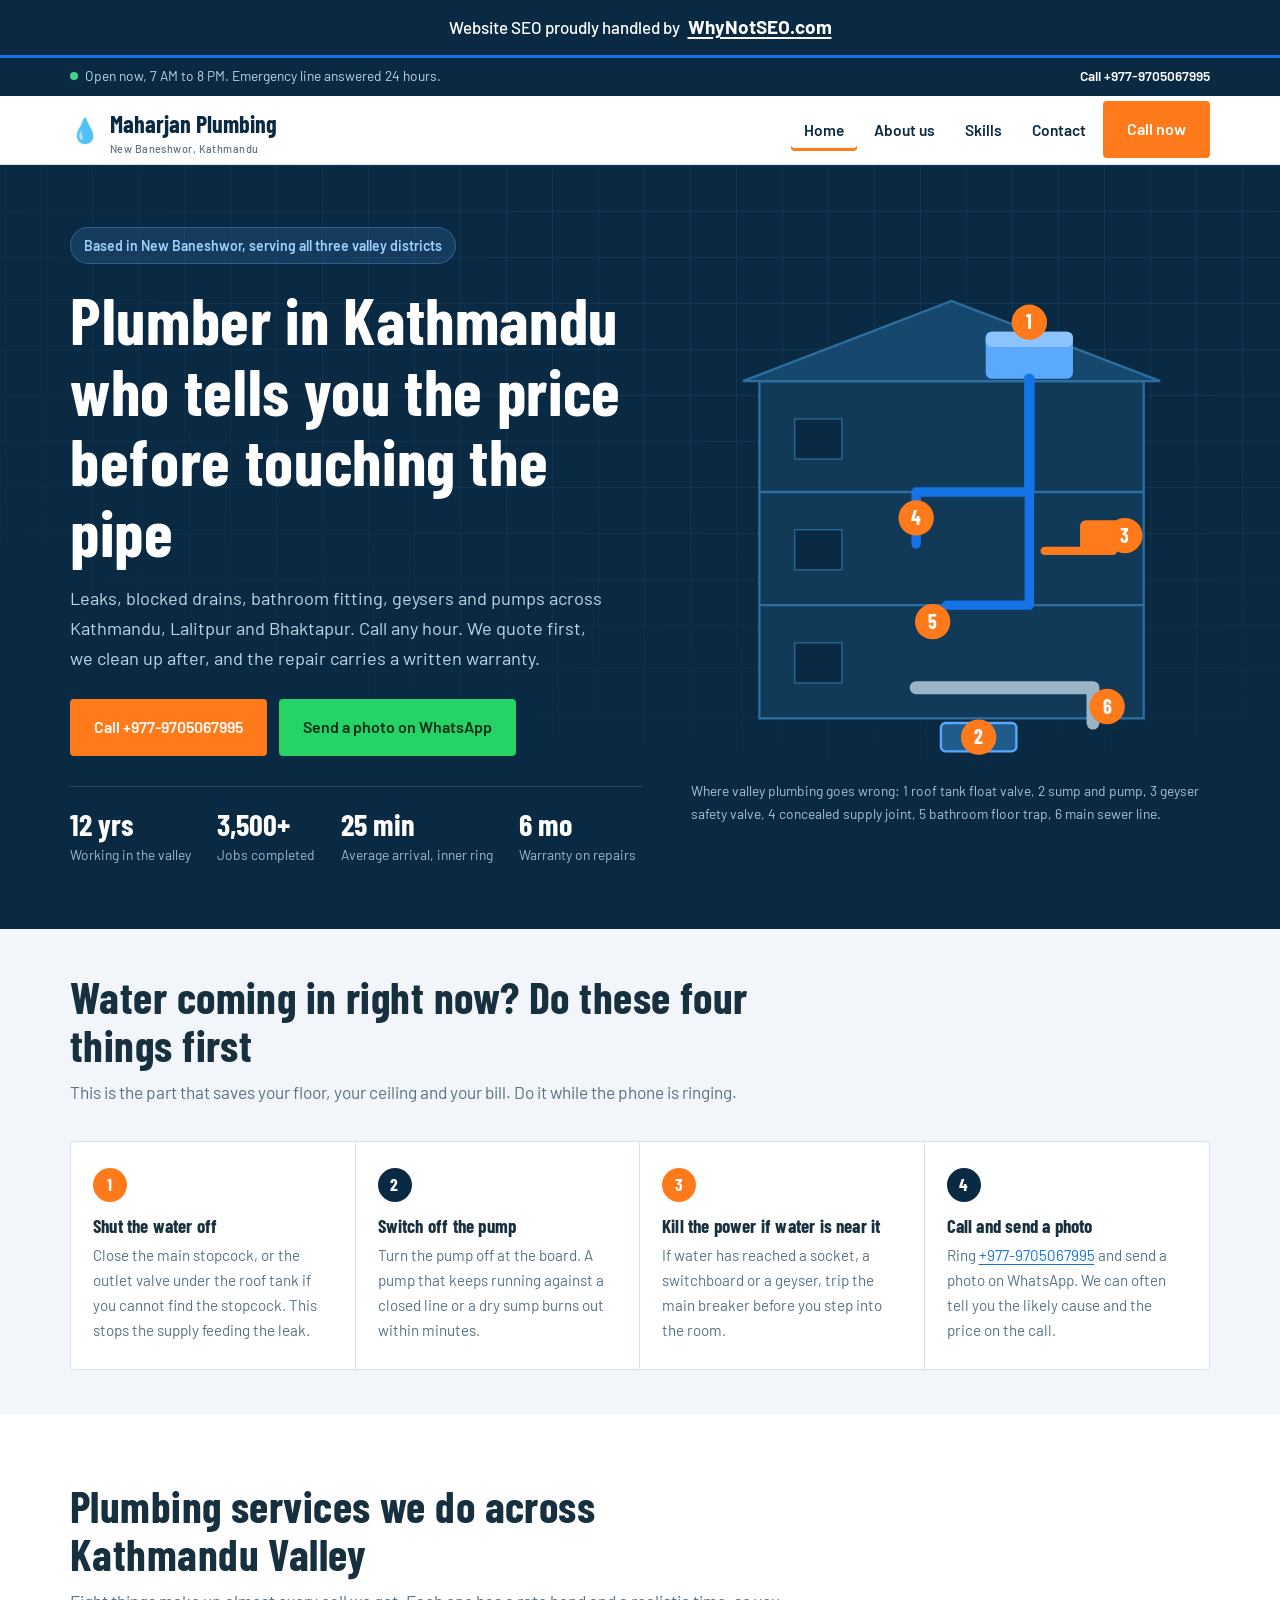
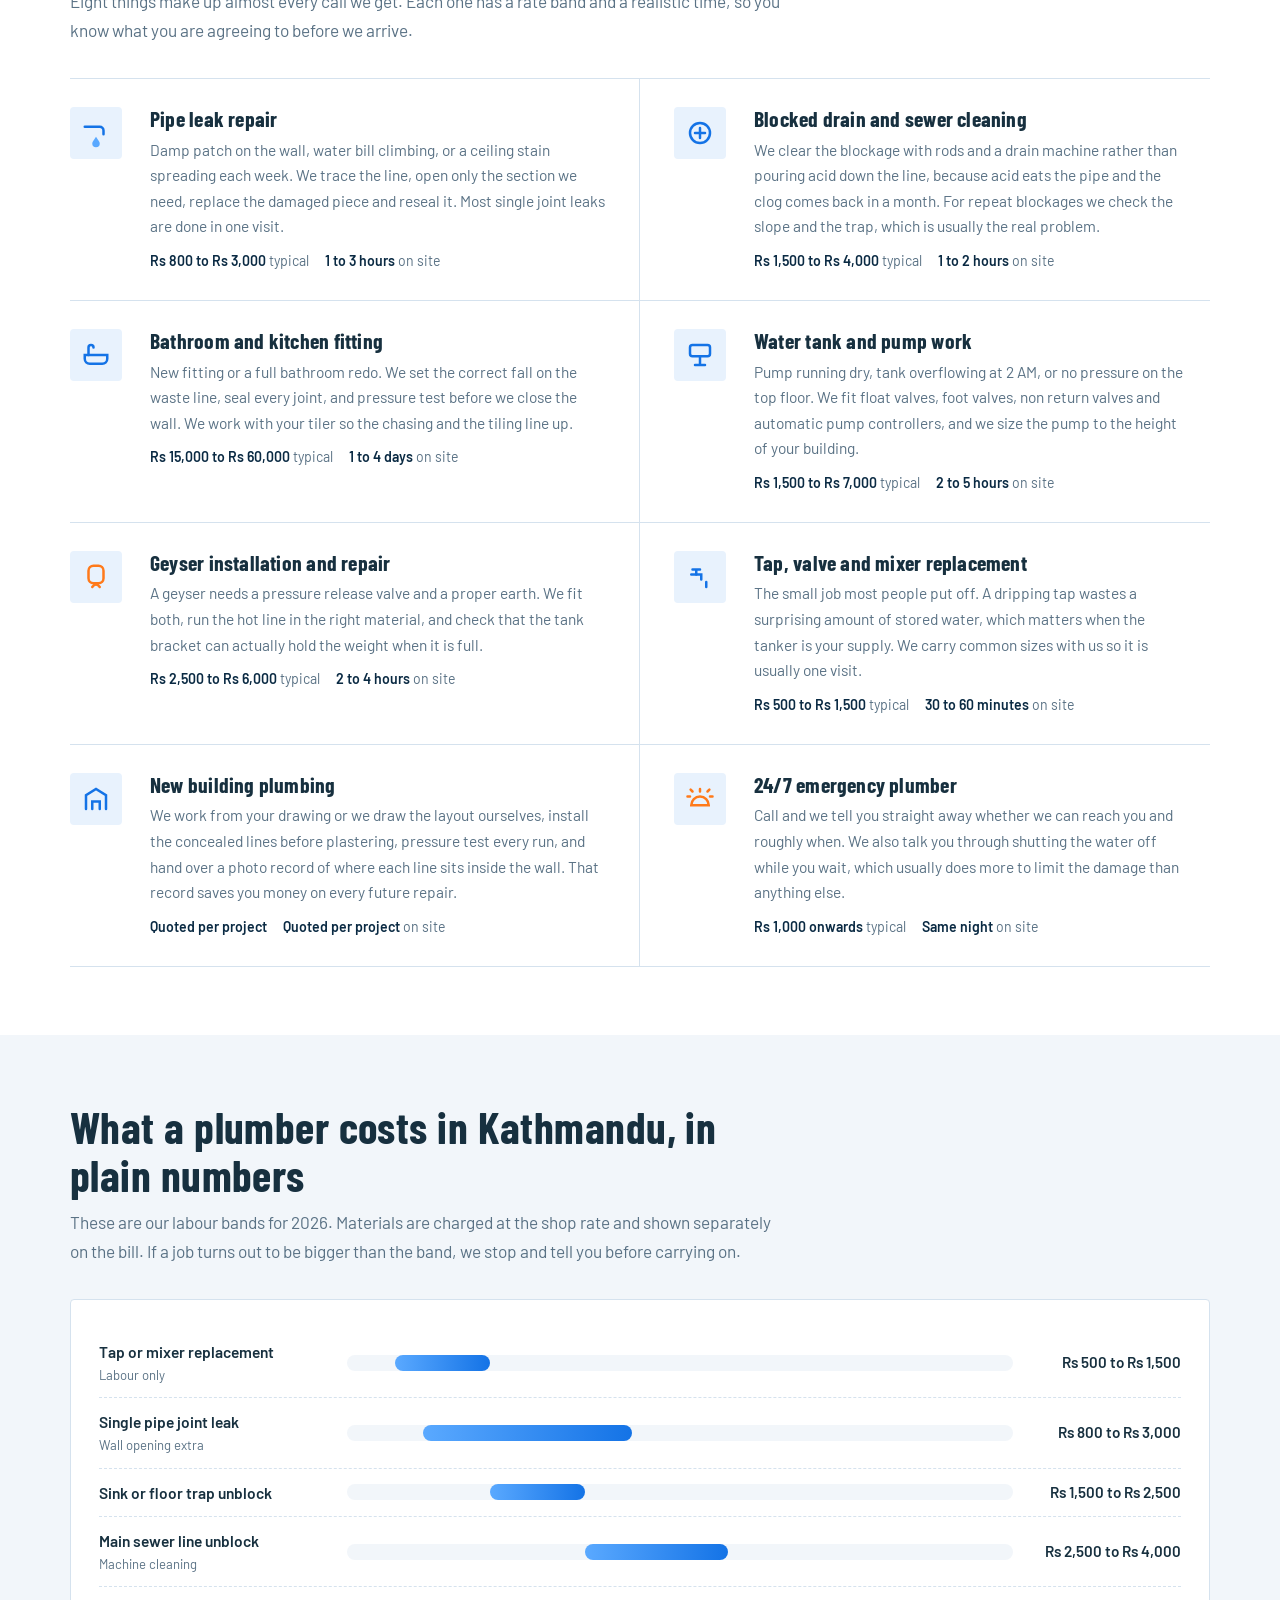
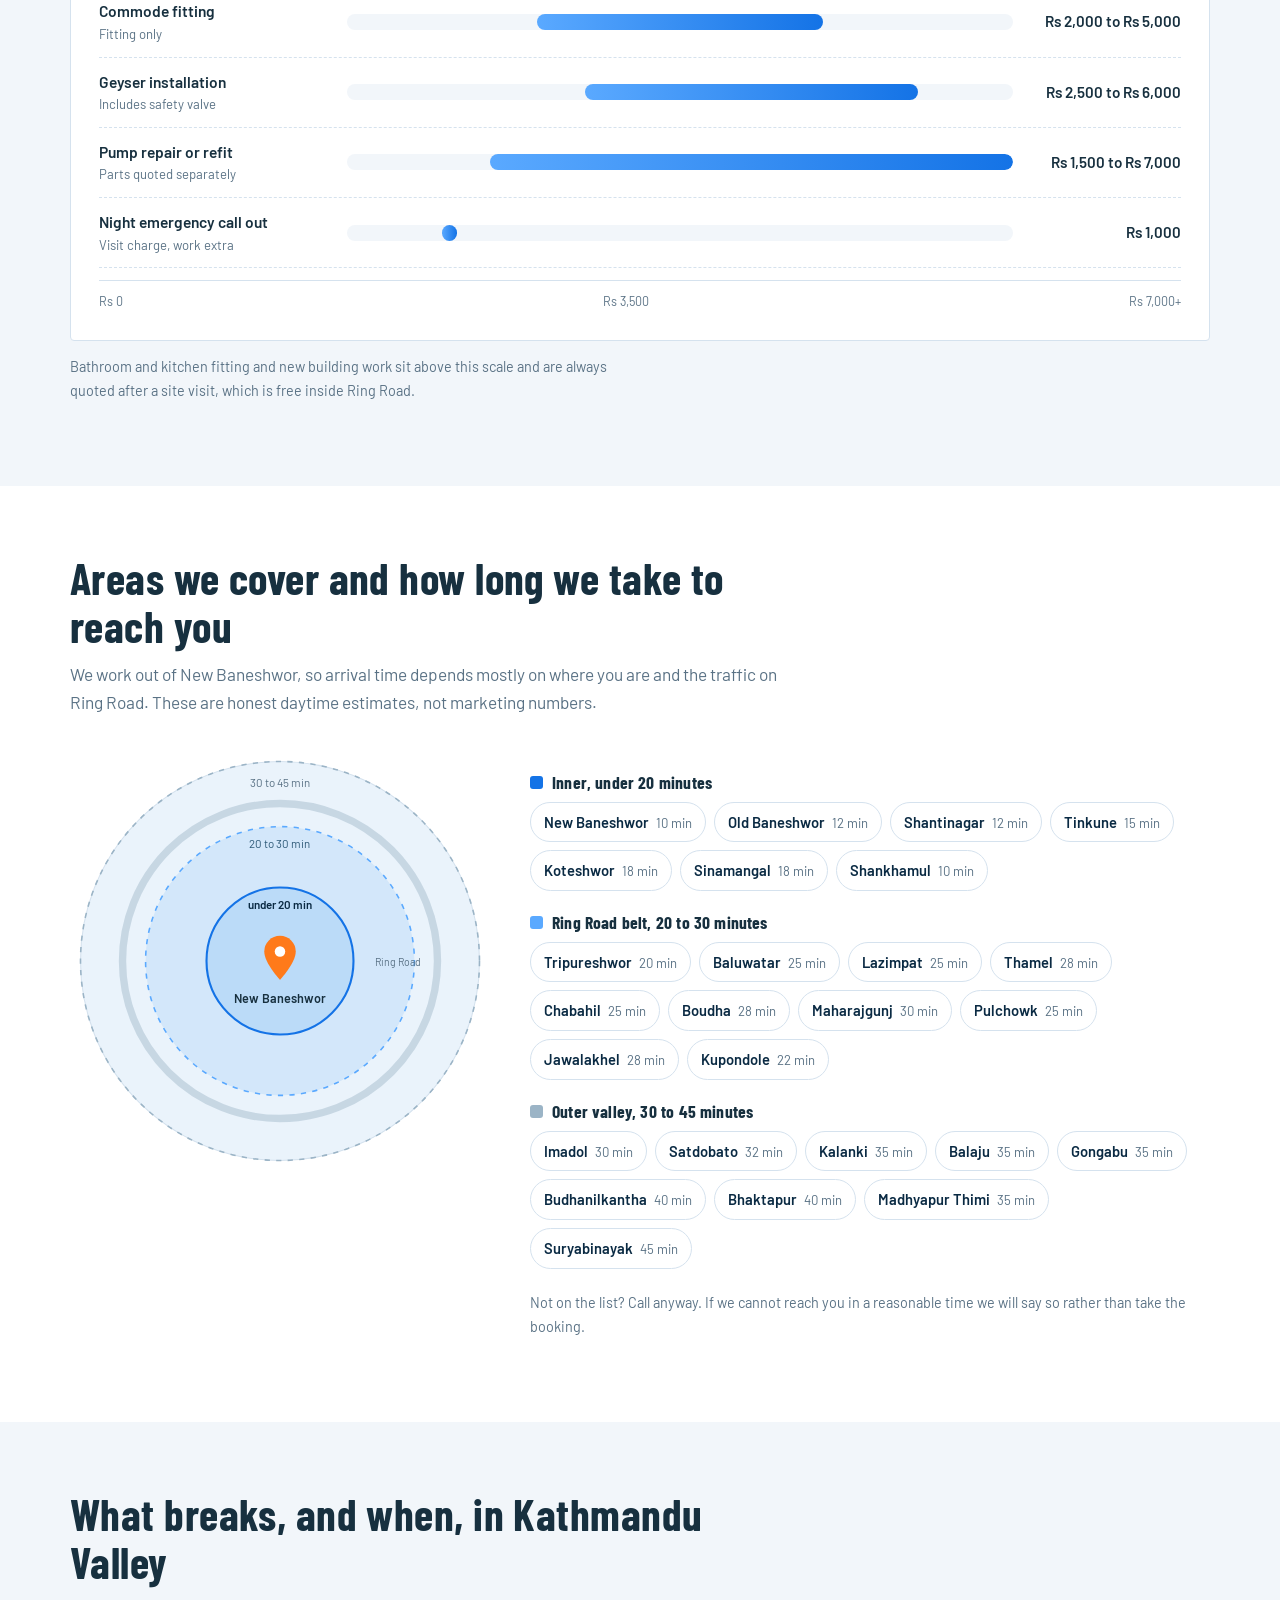
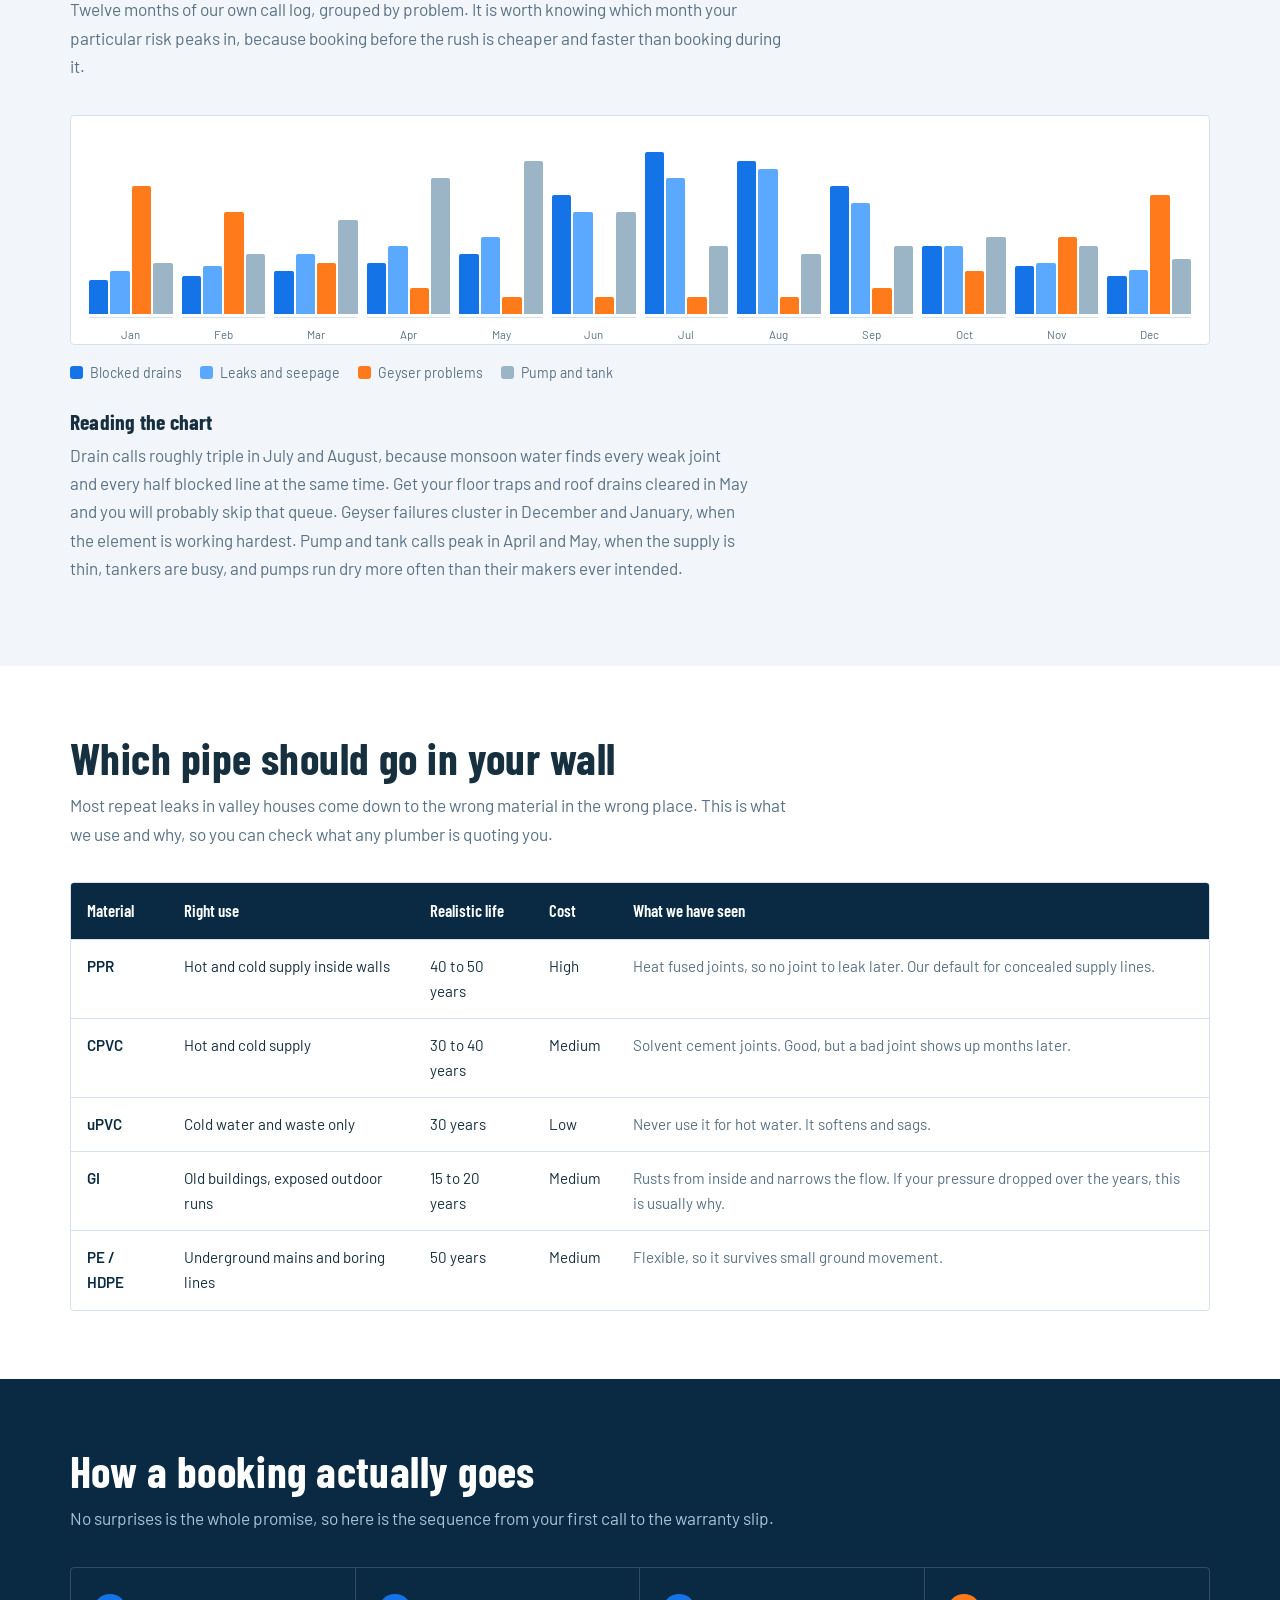
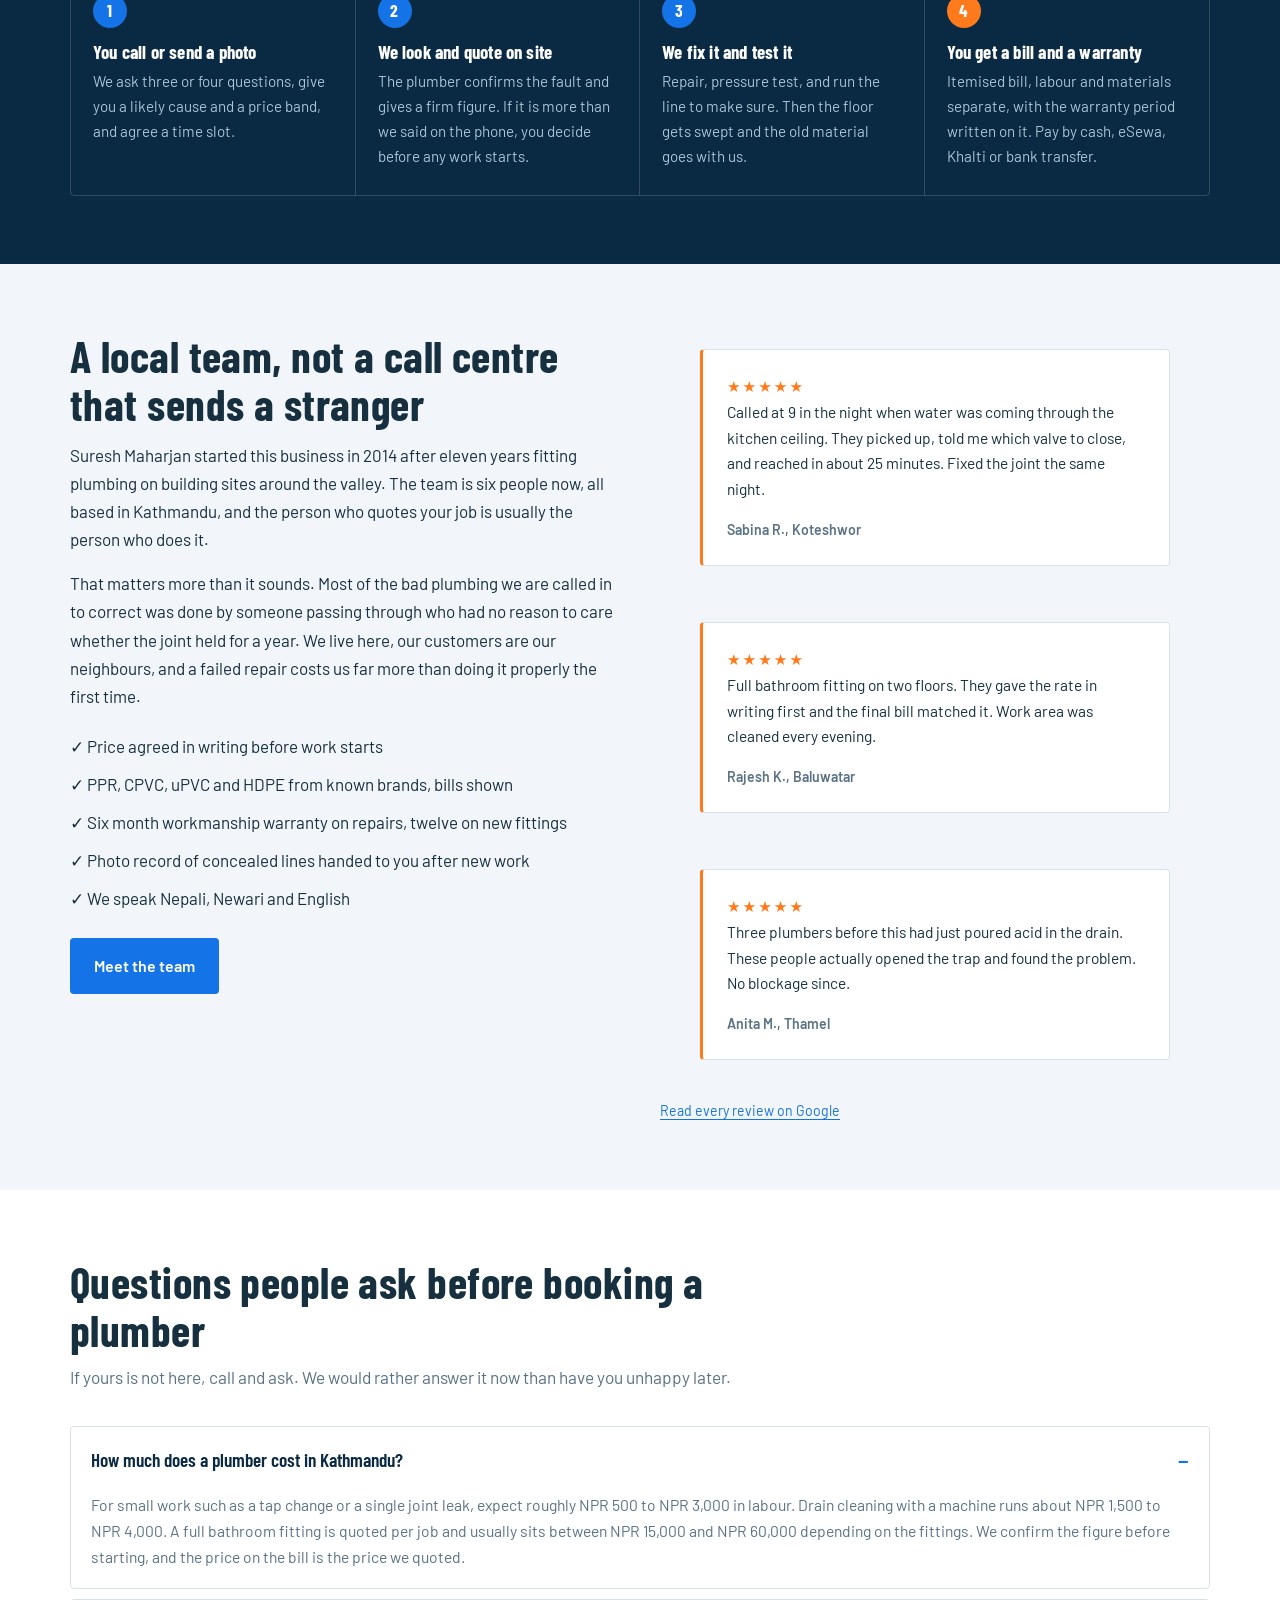
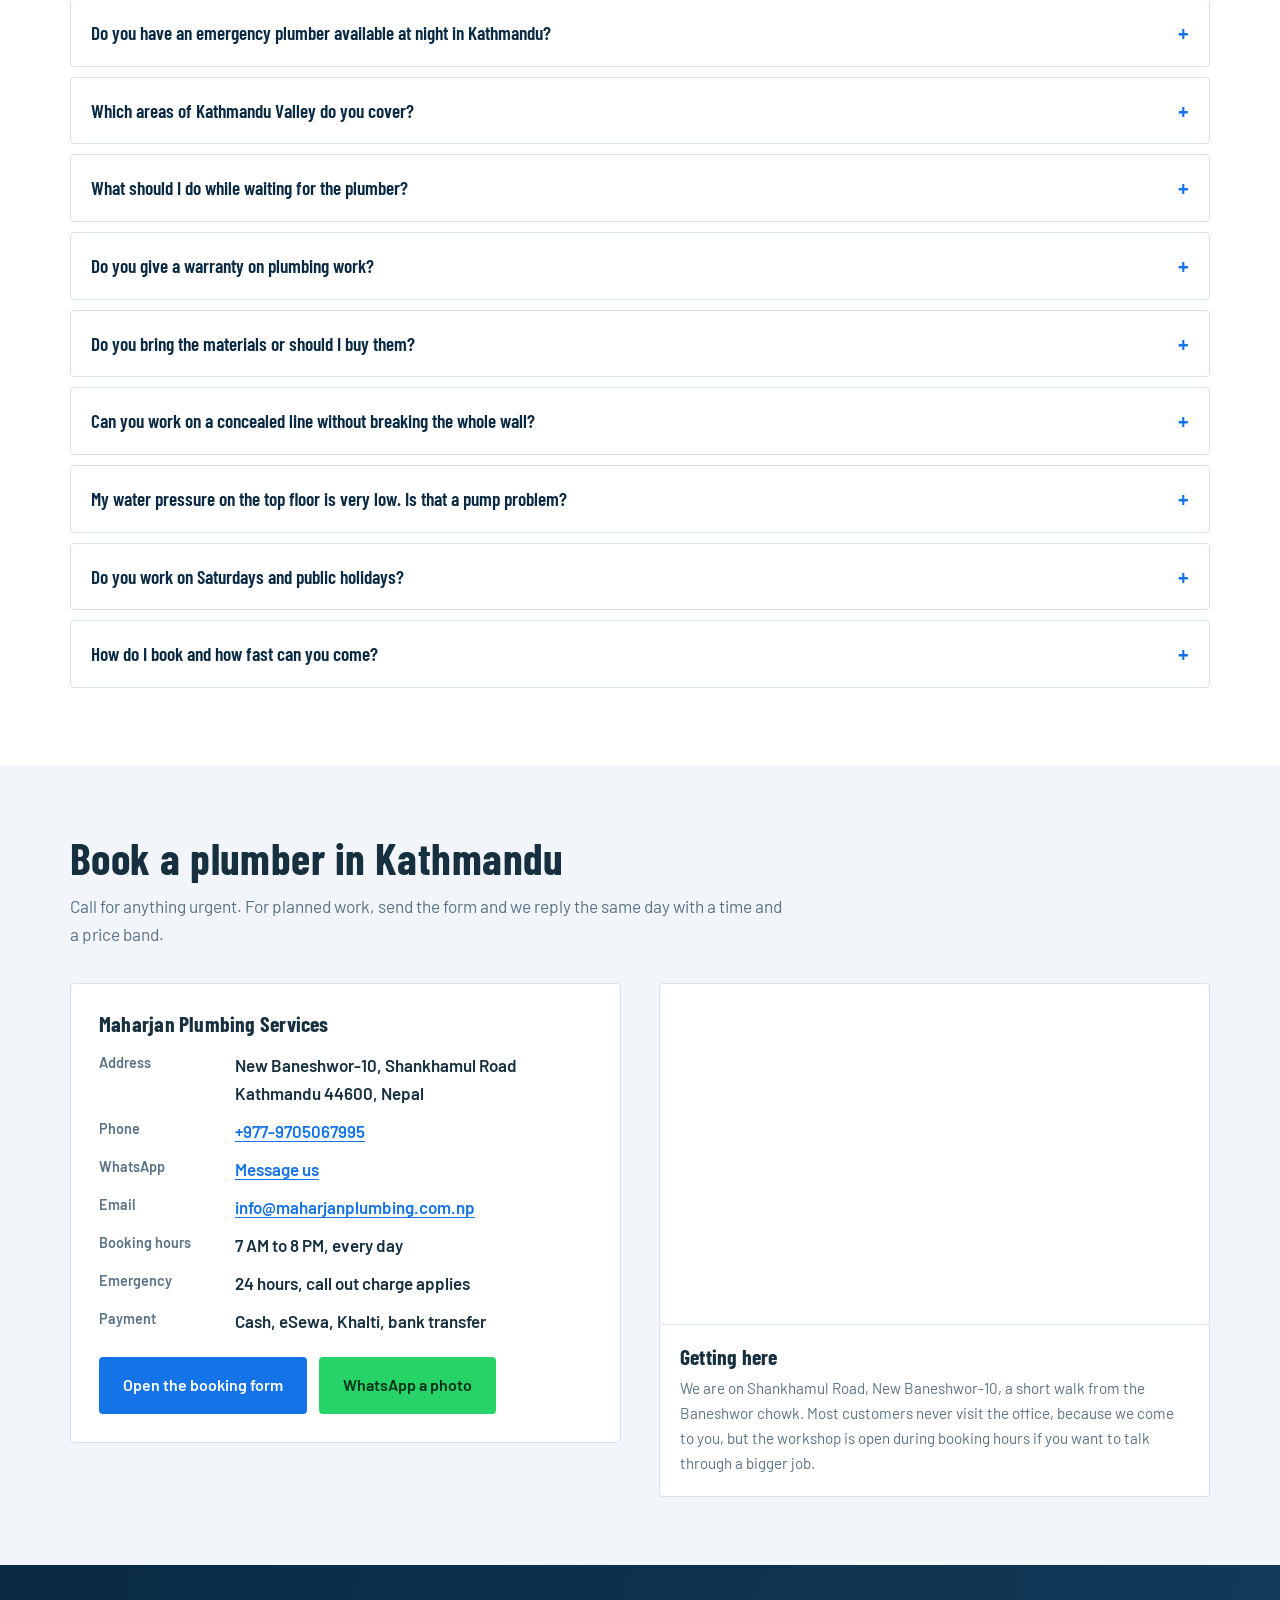
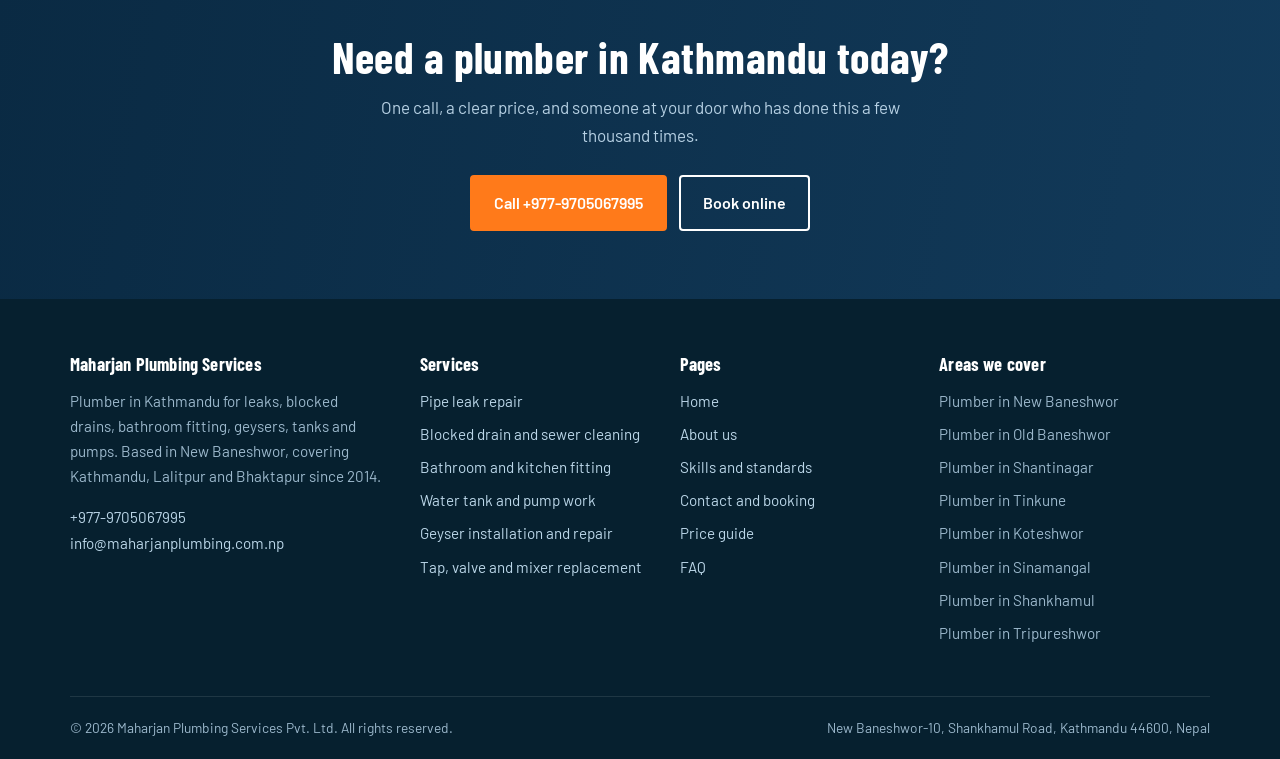
<file: index.html>
<!DOCTYPE html>
<html lang="en-NP">
<head>
    <meta charset="UTF-8">
    <meta name="viewport" content="width=device-width, initial-scale=1.0">
    <meta name="google-site-verification" content="7NEj_zqB9bBMajee0UgltWSlNn4HycSLHy7ymuv9-g8" />
    
    <title>Hire Plumber in Kathmandu | 24/7 Emergency Services</title>
    <meta name="description" content="Hire the best plumber in Kathmandu for leaks, blocked drains, bathroom fitting, geysers and pumps. Based in New Baneshwor, 24/7 emergency call out, price agreed before we start. Call +977-9805067995.">
    <link rel="canonical" href="https://www.plumberinktm.vercep.app/">
    <meta name="robots" content="index,follow,max-image-preview:large,max-snippet:-1">
    
    <meta name="geo.region" content="NP-BA">
    <meta name="geo.placename" content="Kathmandu">
    <meta name="geo.position" content="27.6915;85.342">
    <meta name="ICBM" content="27.6915, 85.342">

    <meta property="og:type" content="business.business">
    <meta property="og:site_name" content="Best Plumbing Services in Kathmandu">
    <meta property="og:title" content="Best Plumber in Kathmandu | 24/7 Emergency Plumbing">
    <meta property="og:description" content="Leak repair, drain cleaning, bathroom fitting, geyser and pump work across Kathmandu, Lalitpur and Bhaktapur. Price agreed before we start.">
    <meta property="og:url" content="https://www.maharjanplumbing.com.np/">
    <meta property="og:image" content="https://www.maharjanplumbing.com.np/og-image.jpg">
    <meta property="og:locale" content="en_NP">
    <meta name="twitter:card" content="summary_large_image">

    <link rel="icon" href="data:image/svg+xml,<svg xmlns=%27http://www.w3.org/2000/svg%27 viewBox=%270 0 100 100%27><text y=%27.9em%27 font-size=%2790%27>💧</text></svg>">
    <link rel="preconnect" href="https://fonts.googleapis.com">
    <link rel="preconnect" href="https://fonts.gstatic.com" crossorigin>
    <link href="https://fonts.googleapis.com/css2?family=Barlow+Condensed:wght@600;700&family=Barlow:wght@400;500;600&display=swap" rel="stylesheet">


<script type="application/ld+json">
{
  "@context": "https://schema.org",
  "@graph": [
    {
      "@type": [
        "Plumber",
        "LocalBusiness"
      ],
      "@id": "https://plumberinktm.vercel.app/index.html/#business",
      "name": "Maharjan Plumbing Services",
      "legalName": "Plumbing Services in Kathmandu Pvt. Ltd.",
      "url": "https://www.plumberinktm.vercel.app/",
      "logo": "https://www.plumberinktm.vercel.app/logo.png",
      "image": "https://www.plumberinktm.vercel.app/og-image.jpg",
      "telephone": "+977-9705067995",
      "email": "info@maharjanplumbing.com.np",
      "priceRange": "NPR 500 - NPR 60000",
      "currenciesAccepted": "NPR",
      "paymentAccepted": "Cash, eSewa, Khalti, Bank transfer",
      "foundingDate": "2014",
      "founder": {
        "@type": "Organization",
        "name": "Plumber in KTM"
      },
      "address": {
        "@type": "PostalAddress",
        "streetAddress": "New Baneshwor-10, Shankhamul Road",
        "addressLocality": "Kathmandu",
        "addressRegion": "Bagmati Province",
        "postalCode": "44600",
        "addressCountry": "NP"
      },
      "geo": {
        "@type": "GeoCoordinates",
        "latitude": 27.6915,
        "longitude": 85.342
      },
      "hasMap": "https://maps.google.com/?cid=0000000000000000000",
      "sameAs": [
        "https://www.facebook.com/maharjanplumbing",
        "https://www.instagram.com/maharjanplumbing"
      ],
      "openingHoursSpecification": [
        {
          "@type": "OpeningHoursSpecification",
          "dayOfWeek": [
            "Monday",
            "Tuesday",
            "Wednesday",
            "Thursday",
            "Friday",
            "Saturday",
            "Sunday"
          ],
          "opens": "07:00",
          "closes": "20:00"
        }
      ],
      "specialOpeningHoursSpecification": [
        {
          "@type": "OpeningHoursSpecification",
          "description": "Emergency call out, 24 hours",
          "opens": "00:00",
          "closes": "23:59"
        }
      ],
      "areaServed": [
        {
          "@type": "Place",
          "name": "New Baneshwor"
        },
        {
          "@type": "Place",
          "name": "Old Baneshwor"
        },
        {
          "@type": "Place",
          "name": "Shantinagar"
        },
        {
          "@type": "Place",
          "name": "Tinkune"
        },
        {
          "@type": "Place",
          "name": "Koteshwor"
        },
        {
          "@type": "Place",
          "name": "Sinamangal"
        },
        {
          "@type": "Place",
          "name": "Shankhamul"
        },
        {
          "@type": "Place",
          "name": "Tripureshwor"
        },
        {
          "@type": "Place",
          "name": "Baluwatar"
        },
        {
          "@type": "Place",
          "name": "Lazimpat"
        },
        {
          "@type": "Place",
          "name": "Thamel"
        },
        {
          "@type": "Place",
          "name": "Chabahil"
        },
        {
          "@type": "Place",
          "name": "Boudha"
        },
        {
          "@type": "Place",
          "name": "Maharajgunj"
        },
        {
          "@type": "Place",
          "name": "Pulchowk"
        },
        {
          "@type": "Place",
          "name": "Jawalakhel"
        },
        {
          "@type": "Place",
          "name": "Kupondole"
        },
        {
          "@type": "Place",
          "name": "Imadol"
        },
        {
          "@type": "Place",
          "name": "Satdobato"
        },
        {
          "@type": "Place",
          "name": "Kalanki"
        },
        {
          "@type": "Place",
          "name": "Balaju"
        },
        {
          "@type": "Place",
          "name": "Gongabu"
        },
        {
          "@type": "Place",
          "name": "Budhanilkantha"
        },
        {
          "@type": "Place",
          "name": "Bhaktapur"
        },
        {
          "@type": "Place",
          "name": "Madhyapur Thimi"
        },
        {
          "@type": "Place",
          "name": "Suryabinayak"
        }
      ],
      "serviceArea": {
        "@type": "GeoCircle",
        "geoMidpoint": {
          "@type": "GeoCoordinates",
          "latitude": 27.6915,
          "longitude": 85.342
        },
        "geoRadius": "15000"
      },
      "hasOfferCatalog": {
        "@type": "OfferCatalog",
        "name": "Plumbing services in Kathmandu Valley",
        "itemListElement": [
          {
            "@type": "Offer",
            "itemOffered": {
              "@type": "Service",
              "name": "Pipe leak repair",
              "description": "Hidden leaks in walls, floors and roof slabs found and sealed."
            },
            "areaServed": {
              "@type": "City",
              "name": "Kathmandu"
            }
          },
          {
            "@type": "Offer",
            "itemOffered": {
              "@type": "Service",
              "name": "Blocked drain and sewer cleaning",
              "description": "Kitchen sinks, bathroom floor traps, commodes and the main sewer line."
            },
            "areaServed": {
              "@type": "City",
              "name": "Kathmandu"
            }
          },
          {
            "@type": "Offer",
            "itemOffered": {
              "@type": "Service",
              "name": "Bathroom and kitchen fitting",
              "description": "Commode, basin, shower, sink and tap installation with proper sealing."
            },
            "areaServed": {
              "@type": "City",
              "name": "Kathmandu"
            }
          },
          {
            "@type": "Offer",
            "itemOffered": {
              "@type": "Service",
              "name": "Water tank and pump work",
              "description": "Overhead tank, underground sump, motor pump fitting and repair."
            },
            "areaServed": {
              "@type": "City",
              "name": "Kathmandu"
            }
          },
          {
            "@type": "Offer",
            "itemOffered": {
              "@type": "Service",
              "name": "Geyser installation and repair",
              "description": "Electric and solar geyser fitting with safe valve and pipe work."
            },
            "areaServed": {
              "@type": "City",
              "name": "Kathmandu"
            }
          },
          {
            "@type": "Offer",
            "itemOffered": {
              "@type": "Service",
              "name": "Tap, valve and mixer replacement",
              "description": "Dripping taps, stiff stop valves and leaking mixers swapped out."
            },
            "areaServed": {
              "@type": "City",
              "name": "Kathmandu"
            }
          },
          {
            "@type": "Offer",
            "itemOffered": {
              "@type": "Service",
              "name": "New building plumbing",
              "description": "Full supply and waste layout for houses and apartment floors."
            },
            "areaServed": {
              "@type": "City",
              "name": "Kathmandu"
            }
          },
          {
            "@type": "Offer",
            "itemOffered": {
              "@type": "Service",
              "name": "24/7 emergency plumber",
              "description": "Burst pipe, flooded floor or a blocked commode at midnight."
            },
            "areaServed": {
              "@type": "City",
              "name": "Kathmandu"
            }
          }
        ]
      },
      "knowsLanguage": [
        "ne",
        "en",
        "new"
      ]
    },
    {
      "@type": "WebSite",
      "@id": "https://www.maharjanplumbing.com.np/#website",
      "url": "https://www.maharjanplumbing.com.np/",
      "name": "Maharjan Plumbing Services",
      "publisher": {
        "@id": "https://www.maharjanplumbing.com.np/#business"
      },
      "inLanguage": "en-NP"
    },
    {
      "@type": "WebPage",
      "@id": "https://www.maharjanplumbing.com.np/#webpage",
      "url": "https://www.maharjanplumbing.com.np/",
      "name": "Plumber in Kathmandu | 24/7 Emergency Plumbing Service",
      "isPartOf": {
        "@id": "https://www.maharjanplumbing.com.np/#website"
      },
      "about": {
        "@id": "https://www.maharjanplumbing.com.np/#business"
      },
      "inLanguage": "en-NP"
    },
    {
      "@type": "BreadcrumbList",
      "itemListElement": [
        {
          "@type": "ListItem",
          "position": 1,
          "name": "Home",
          "item": "https://www.maharjanplumbing.com.np/"
        }
      ]
    },
    {
      "@type": "FAQPage",
      "@id": "https://www.maharjanplumbing.com.np/#faq",
      "mainEntity": [
        {
          "@type": "Question",
          "name": "How much does a plumber cost in Kathmandu?",
          "acceptedAnswer": {
            "@type": "Answer",
            "text": "For small work such as a tap change or a single joint leak, expect roughly NPR 500 to NPR 3,000 in labour. Drain cleaning with a machine runs about NPR 1,500 to NPR 4,000. A full bathroom fitting is quoted per job and usually sits between NPR 15,000 and NPR 60,000 depending on the fittings. We confirm the figure before starting, and the price on the bill is the price we quoted."
          }
        },
        {
          "@type": "Question",
          "name": "Do you have an emergency plumber available at night in Kathmandu?",
          "acceptedAnswer": {
            "@type": "Answer",
            "text": "Yes. Our line is answered 24 hours for burst pipes, overflowing tanks and blocked commodes. Night call out is NPR 1,000 for the visit, and the repair is charged on top at the normal rate. If we cannot reach you quickly we say so on the call rather than keeping you waiting."
          }
        },
        {
          "@type": "Question",
          "name": "Which areas of Kathmandu Valley do you cover?",
          "acceptedAnswer": {
            "@type": "Answer",
            "text": "All of Kathmandu, Lalitpur and Bhaktapur. We are based in New Baneshwor, so Baneshwor, Shankhamul, Tinkune, Koteshwor, Shantinagar and Sinamangal are usually reached within 20 minutes. Ring Road areas such as Baluwatar, Lazimpat, Thamel, Chabahil, Pulchowk and Jawalakhel take 25 to 30 minutes, and outer areas such as Bhaktapur, Budhanilkantha and Suryabinayak take 35 to 45 minutes."
          }
        },
        {
          "@type": "Question",
          "name": "What should I do while waiting for the plumber?",
          "acceptedAnswer": {
            "@type": "Answer",
            "text": "Close the stopcock or the tank outlet valve first, which stops more water entering the line. Switch off the pump at the board. If water is near any socket or the electric board, turn the main breaker off. Then move what you can off the floor and put a bucket under the drip. These four steps limit most of the damage."
          }
        },
        {
          "@type": "Question",
          "name": "Do you give a warranty on plumbing work?",
          "acceptedAnswer": {
            "@type": "Answer",
            "text": "Yes. Repairs carry a 6 month workmanship warranty and new fittings carry 12 months on our labour. If the same joint fails again inside that period, we come back and fix it at no charge. Manufacturer warranty on the fitting itself is separate and we hand you the bill for it."
          }
        },
        {
          "@type": "Question",
          "name": "Do you bring the materials or should I buy them?",
          "acceptedAnswer": {
            "@type": "Answer",
            "text": "Either way works. We carry common pipes, fittings, valves and taps in the van, and we show you the rate before fitting. If you prefer to buy your own, tell us the brand and size and we will fit what you supply, though the warranty then covers our labour only."
          }
        },
        {
          "@type": "Question",
          "name": "Can you work on a concealed line without breaking the whole wall?",
          "acceptedAnswer": {
            "@type": "Answer",
            "text": "In most cases yes. We trace the run first, then open only the section around the fault, usually a patch of about one foot. We cannot promise it for every situation, because old buildings often have lines that were never recorded, but we always try the smallest opening first."
          }
        },
        {
          "@type": "Question",
          "name": "My water pressure on the top floor is very low. Is that a pump problem?",
          "acceptedAnswer": {
            "@type": "Answer",
            "text": "Not always. In older Kathmandu houses it is often a rusted GI line that has narrowed from the inside, or a part blocked foot valve in the sump. We check the pump output first, then the line, so you do not end up buying a new pump you did not need."
          }
        },
        {
          "@type": "Question",
          "name": "Do you work on Saturdays and public holidays?",
          "acceptedAnswer": {
            "@type": "Answer",
            "text": "Yes. Normal booking hours are 7 AM to 8 PM every day of the week including Saturday. Dashain and Tihar days are emergency service only."
          }
        },
        {
          "@type": "Question",
          "name": "How do I book and how fast can you come?",
          "acceptedAnswer": {
            "@type": "Answer",
            "text": "Call or send a WhatsApp or Viber message with a photo of the problem and your area. We reply with a rough price and a time slot. Emergencies are attended the same day or the same night. Planned work such as bathroom fitting is usually booked 2 to 4 days ahead."
          }
        }
      ]
    }
  ]
}
</script>

<style>
/* ---------- tokens ---------- */
:root{
  --ink:#0A2A43;        /* deep pipe navy */
  --ink-2:#123A5A;
  --blue:#1473E6;       /* water blue, from the original theme */
  --blue-lt:#5AA9FF;
  --brass:#FF7A1A;      /* valve orange, from the original theme */
  --brass-dk:#D95F08;
  --paper:#F2F6FA;
  --line:#D5E2EE;
  --white:#fff;
  --text:#17303F;
  --muted:#5A7285;
  --ok:#1B9E6A;
  --wrap:1180px;
  --r:4px;
}
*{box-sizing:border-box}
html{scroll-behavior:smooth;-webkit-text-size-adjust:100%}
body{
  margin:0;background:var(--paper);color:var(--text);
  font-family:"Barlow",system-ui,-apple-system,"Segoe UI",sans-serif;
  font-size:17px;line-height:1.65;
}
h1,h2,h3,h4,.num{font-family:"Barlow Condensed","Barlow",sans-serif;font-weight:700;letter-spacing:.01em;line-height:1.08;margin:0}
h1{font-size:clamp(2.4rem,5.4vw,4.1rem)}
h2{font-size:clamp(1.9rem,3.6vw,2.75rem)}
h3{font-size:1.35rem}
h4{font-size:1.1rem}
p{margin:0 0 1rem}
a{color:var(--blue);text-decoration-thickness:1px;text-underline-offset:3px}
img,svg{max-width:100%}
.wrap{max-width:var(--wrap);margin:0 auto;padding:0 20px}
.measure{max-width:68ch}
:focus-visible{outline:3px solid var(--brass);outline-offset:2px}

/* ---------- section rhythm (one rule, no competing selectors) ---------- */
.sec{padding:68px 0}
.sec--tight{padding:44px 0}
.sec--white{background:var(--white)}
.sec--navy{background:var(--ink);color:#DCE9F3}
.sec--navy h2,.sec--navy h3{color:#fff}
.sec--navy a{color:var(--blue-lt)}
.sec-head{max-width:72ch;margin-bottom:34px}
.sec-head p{color:var(--muted);font-size:1.08rem;margin-top:10px}
.sec--navy .sec-head p{color:#A9C3D6}

/* ---------- top bar + header ---------- */
.topbar{background:var(--ink);color:#BBD3E6;font-size:.86rem}
.topbar .wrap{display:flex;gap:16px;justify-content:space-between;align-items:center;min-height:38px;flex-wrap:wrap}
.topbar a{color:#fff;font-weight:600;text-decoration:none}
.live{display:inline-flex;align-items:center;gap:7px}
.dot{width:8px;height:8px;border-radius:50%;background:#3ED48E;box-shadow:0 0 0 0 rgba(62,212,142,.7);animation:pulse 2.4s infinite}
@keyframes pulse{70%{box-shadow:0 0 0 9px rgba(62,212,142,0)}100%{box-shadow:0 0 0 0 rgba(62,212,142,0)}}

header.site{position:sticky;top:0;z-index:60;background:rgba(255,255,255,.96);backdrop-filter:blur(8px);border-bottom:1px solid var(--line)}
header.site .wrap{display:flex;align-items:center;gap:18px;min-height:68px}
.logo{display:flex;align-items:center;gap:10px;font-family:"Barlow Condensed",sans-serif;font-weight:700;font-size:1.5rem;color:var(--ink);text-decoration:none;white-space:nowrap}
.logo small{display:block;font-family:"Barlow",sans-serif;font-weight:500;font-size:.68rem;color:var(--muted);letter-spacing:.04em;line-height:1}
nav{margin-left:auto}
nav ul{display:flex;align-items:center;gap:4px;list-style:none;margin:0;padding:0}
nav a{display:block;padding:9px 13px;color:var(--ink);font-weight:600;font-size:.97rem;text-decoration:none;border-radius:var(--r)}
nav a:hover{background:var(--paper)}
nav a.active{box-shadow:inset 0 -3px 0 var(--brass)}
#menu{display:none}
.burger{display:none;margin-left:auto;font-size:1.6rem;line-height:1;padding:6px 10px;cursor:pointer;color:var(--ink)}

/* ---------- buttons ---------- */
.btn{display:inline-flex;align-items:center;justify-content:center;gap:9px;
  padding:13px 22px;border-radius:var(--r);font-weight:600;font-size:1rem;
  text-decoration:none;border:2px solid transparent;cursor:pointer}
.btn--call{background:var(--brass);color:#fff;border-color:var(--brass)}
.btn--call:hover{background:var(--brass-dk);border-color:var(--brass-dk)}
.btn--solid{background:var(--blue);color:#fff;border-color:var(--blue)}
.btn--solid:hover{background:#0F5CBD;border-color:#0F5CBD}
.btn--ghost{border-color:currentColor;color:inherit;background:transparent}
.btn--wa{background:#25D366;border-color:#25D366;color:#06301A}
.btns{display:flex;gap:12px;flex-wrap:wrap;margin-top:26px}

/* ---------- hero ---------- */
.hero{position:relative;background:var(--ink);color:#E3EFF8;overflow:hidden}
.hero::before{content:"";position:absolute;inset:0;
  background-image:linear-gradient(rgba(90,169,255,.10) 1px,transparent 1px),
                   linear-gradient(90deg,rgba(90,169,255,.10) 1px,transparent 1px);
  background-size:46px 46px;mask-image:radial-gradient(120% 90% at 70% 15%,#000 25%,transparent 78%)}
.hero .wrap{position:relative;display:grid;grid-template-columns:1.05fr .95fr;gap:48px;align-items:center;padding-top:62px;padding-bottom:62px}
.eyebrow{display:inline-flex;align-items:center;gap:9px;background:rgba(90,169,255,.14);
  border:1px solid rgba(90,169,255,.34);color:#9FD0FF;padding:6px 13px;border-radius:999px;
  font-size:.88rem;font-weight:600;margin-bottom:20px}
.hero h1{color:#fff;margin-bottom:16px}
.hero .lede{font-size:1.14rem;color:#BDD6E8;max-width:54ch}
.hero-facts{display:flex;gap:26px;flex-wrap:wrap;margin-top:30px;padding-top:22px;border-top:1px solid rgba(255,255,255,.14)}
.hero-facts div{min-width:92px}
.hero-facts b{display:block;font-family:"Barlow Condensed",sans-serif;font-size:1.9rem;color:#fff;line-height:1}
.hero-facts span{font-size:.86rem;color:#9DB9CC}

/* ---------- emergency steps ---------- */
.steps{display:grid;grid-template-columns:repeat(4,1fr);gap:0;border:1px solid var(--line);background:var(--white);border-radius:var(--r);overflow:hidden}
.step{padding:26px 22px;border-right:1px solid var(--line);position:relative}
.step:last-child{border-right:0}
.step .num{display:inline-flex;align-items:center;justify-content:center;width:34px;height:34px;
  border-radius:50%;background:var(--ink);color:#fff;font-size:1.1rem;margin-bottom:14px}
.step h3{margin-bottom:7px;font-size:1.18rem}
.step p{font-size:.95rem;color:var(--muted);margin:0}
.step--danger .num{background:var(--brass)}

/* ---------- services ---------- */
.svc-list{display:grid;grid-template-columns:repeat(2,1fr);gap:0;border-top:1px solid var(--line)}
.svc{display:grid;grid-template-columns:62px 1fr;gap:18px;padding:28px 26px 28px 0;border-bottom:1px solid var(--line)}
.svc:nth-child(odd){border-right:1px solid var(--line);padding-right:34px}
.svc:nth-child(even){padding-left:34px}
.svc .ic{width:52px;height:52px;background:#E8F2FD;border-radius:var(--r);display:flex;align-items:center;justify-content:center}
.svc h3{margin-bottom:6px}
.svc p{font-size:.97rem;color:var(--muted);margin-bottom:10px}
.svc .meta{display:flex;gap:16px;flex-wrap:wrap;font-size:.88rem;color:var(--ink);font-weight:600}
.svc .meta em{font-style:normal;color:var(--muted);font-weight:400}

/* ---------- price chart ---------- */
.chart{border:1px solid var(--line);background:var(--white);border-radius:var(--r);padding:28px}
.prow{display:grid;grid-template-columns:230px 1fr 150px;gap:18px;align-items:center;padding:11px 0;border-bottom:1px dashed var(--line)}
.prow:last-child{border-bottom:0}
.prow .lbl{font-weight:600;font-size:.97rem}
.prow .lbl em{display:block;font-style:normal;font-weight:400;font-size:.82rem;color:var(--muted)}
.track{position:relative;height:16px;background:var(--paper);border-radius:999px;overflow:hidden}
.bar{position:absolute;top:0;bottom:0;background:linear-gradient(90deg,var(--blue-lt),var(--blue));border-radius:999px}
.prow .val{text-align:right;font-weight:600;font-size:.95rem;white-space:nowrap}
.scale{display:flex;justify-content:space-between;font-size:.78rem;color:var(--muted);margin-top:12px;padding-top:10px;border-top:1px solid var(--line)}

/* ---------- areas ---------- */
.zones{display:grid;grid-template-columns:420px 1fr;gap:40px;align-items:start}
.zone-list h3{margin:22px 0 10px;font-size:1.1rem;display:flex;align-items:center;gap:9px}
.swatch{width:13px;height:13px;border-radius:3px;display:inline-block}
.area-grid{display:flex;flex-wrap:wrap;gap:8px}
.area-grid .chip{display:inline-flex;align-items:baseline;gap:7px;padding:7px 13px;background:var(--white);
  border:1px solid var(--line);border-radius:999px;font-size:.92rem;font-weight:600;color:var(--ink)}
.area-grid .chip i{font-style:normal;font-weight:400;font-size:.82rem;color:var(--muted)}

/* ---------- season chart ---------- */
.season{display:grid;grid-template-columns:repeat(12,1fr);gap:9px;align-items:end;height:230px;
  padding:20px 18px 0;background:var(--white);border:1px solid var(--line);border-radius:var(--r)}
.mcol{display:flex;flex-direction:column;justify-content:flex-end;height:100%;gap:3px}
.mbars{display:flex;gap:2px;align-items:flex-end;height:170px}
.mbars span{flex:1;border-radius:2px 2px 0 0}
.b1{background:var(--blue)}       /* drains */
.b2{background:var(--blue-lt)}    /* leaks */
.b3{background:var(--brass)}      /* geyser */
.b4{background:#9BB4C6}           /* pump */
.mcol small{text-align:center;font-size:.72rem;color:var(--muted);padding-top:7px;border-top:1px solid var(--line)}
.legend{display:flex;gap:18px;flex-wrap:wrap;margin-top:16px;font-size:.88rem;color:var(--muted)}
.legend span{display:inline-flex;align-items:center;gap:7px}

/* ---------- table ---------- */
.tbl-wrap{overflow-x:auto;border:1px solid var(--line);border-radius:var(--r);background:var(--white)}
table{border-collapse:collapse;width:100%;min-width:720px;font-size:.95rem}
th,td{text-align:left;padding:14px 16px;border-bottom:1px solid var(--line);vertical-align:top}
thead th{background:var(--ink);color:#fff;font-family:"Barlow Condensed",sans-serif;font-size:1.05rem;font-weight:600}
tbody tr:last-child td{border-bottom:0}
td:first-child{font-weight:600;color:var(--ink)}

/* ---------- reviews ---------- */
.revs{display:grid;grid-template-columns:repeat(3,1fr);gap:22px}
.rev{background:var(--white);border:1px solid var(--line);border-left:3px solid var(--brass);border-radius:var(--r);padding:24px}
.rev p{font-size:.97rem}
.rev footer{font-size:.88rem;color:var(--muted);font-weight:600}
.stars{color:var(--brass);letter-spacing:2px;font-size:.95rem}

/* ---------- faq ---------- */
.faq details{background:var(--white);border:1px solid var(--line);border-radius:var(--r);margin-bottom:10px}
.faq summary{cursor:pointer;padding:17px 20px;font-family:"Barlow Condensed",sans-serif;font-size:1.2rem;font-weight:600;color:var(--ink);list-style:none;display:flex;justify-content:space-between;gap:16px;align-items:center}
.faq summary::-webkit-details-marker{display:none}
.faq summary::after{content:"+";font-size:1.5rem;color:var(--blue);line-height:1}
.faq details[open] summary::after{content:"\2212"}
.faq .ans{padding:0 20px 18px;color:var(--muted);font-size:.98rem}
.faq .ans p{margin:0}

/* ---------- contact ---------- */
.contact-grid{display:grid;grid-template-columns:1fr 1fr;gap:38px;align-items:start}
.nap{background:var(--white);border:1px solid var(--line);border-radius:var(--r);padding:28px}
.nap dl{display:grid;grid-template-columns:120px 1fr;gap:10px 16px;margin:0}
.nap dt{font-weight:600;color:var(--muted);font-size:.9rem}
.nap dd{margin:0;font-weight:600}
.map{border:1px solid var(--line);border-radius:var(--r);overflow:hidden;line-height:0;background:var(--white)}
.map iframe{width:100%;height:340px;border:0}
form.book{display:grid;gap:12px}
form.book label{font-size:.88rem;font-weight:600;color:var(--muted)}
form.book input,form.book select,form.book textarea{
  width:100%;padding:12px 14px;border:1px solid var(--line);border-radius:var(--r);
  font:inherit;font-size:.97rem;background:var(--white);color:var(--text)}
form.book textarea{min-height:110px;resize:vertical}
.field{display:grid;gap:5px}
.two-up{display:grid;grid-template-columns:1fr 1fr;gap:12px}

/* ---------- cta band ---------- */
.band{background:linear-gradient(100deg,var(--ink) 0%,var(--ink-2) 100%);color:#fff;text-align:center}
.band h2{color:#fff}
.band p{color:#B6D0E3;max-width:56ch;margin:12px auto 0}

/* ---------- footer ---------- */
footer.site{background:#06202F;color:#9CB8CC;padding:56px 0 0;font-size:.95rem}
footer.site h3{color:#fff;font-size:1.15rem;margin-bottom:14px}
footer.site a{color:#BBD6E8;text-decoration:none}
footer.site a:hover{text-decoration:underline}
.fgrid{display:grid;grid-template-columns:1.4fr 1fr 1fr 1.2fr;gap:34px}
.fgrid ul{list-style:none;margin:0;padding:0}
.fgrid li{margin-bottom:8px}
.copy{margin-top:42px;padding:20px 0;border-top:1px solid rgba(255,255,255,.1);font-size:.86rem;display:flex;justify-content:space-between;gap:14px;flex-wrap:wrap}

/* ---------- sticky mobile call bar ---------- */
.callbar{position:fixed;left:0;right:0;bottom:0;z-index:70;display:none;
  grid-template-columns:1fr 1fr;gap:1px;background:rgba(0,0,0,.14)}
.callbar a{display:flex;align-items:center;justify-content:center;gap:8px;padding:14px;
  font-weight:600;text-decoration:none;font-size:1rem}
.callbar .c1{background:var(--brass);color:#fff}
.callbar .c2{background:#25D366;color:#06301A}

/* ---------- responsive ---------- */
@media (max-width:980px){
  .hero .wrap{grid-template-columns:1fr;gap:34px}
  .zones{grid-template-columns:1fr}
  .contact-grid{grid-template-columns:1fr}
  .revs{grid-template-columns:1fr}
  .steps{grid-template-columns:1fr 1fr}
  .step:nth-child(2){border-right:0}
  .step:nth-child(1),.step:nth-child(2){border-bottom:1px solid var(--line)}
  .svc-list{grid-template-columns:1fr}
  .svc,.svc:nth-child(odd),.svc:nth-child(even){border-right:0;padding-left:0;padding-right:0}
  .fgrid{grid-template-columns:1fr 1fr}
}
@media (max-width:760px){
  body{font-size:16px;padding-bottom:54px}
  .sec{padding:48px 0}
  nav{position:fixed;inset:68px 0 auto 0;background:#fff;border-bottom:1px solid var(--line);
      transform:translateY(-130%);transition:transform .25s ease;margin:0}
  #menu:checked ~ nav{transform:translateY(0)}
  nav ul{flex-direction:column;align-items:stretch;padding:10px}
  nav a{padding:13px}
  .burger{display:block}
  .callbar{display:grid}
  .prow{grid-template-columns:1fr;gap:6px}
  .prow .val{text-align:left}
  .season{grid-template-columns:repeat(12,1fr);gap:4px;padding:14px 10px 0;height:200px}
  .mbars{height:140px}
  .mcol small{font-size:.6rem}
  .fgrid{grid-template-columns:1fr}
  .steps{grid-template-columns:1fr}
  .step{border-right:0;border-bottom:1px solid var(--line)}
  .step:last-child{border-bottom:0}
}
@media (prefers-reduced-motion:reduce){
  *{animation:none !important;transition:none !important}
  html{scroll-behavior:auto}
}

/* ---------- page banner (inner pages) ---------- */
.pbanner{position:relative;background:var(--ink);color:#DCE9F3;padding:54px 0 50px;overflow:hidden}
.pbanner::before{content:"";position:absolute;inset:0;
  background-image:linear-gradient(rgba(90,169,255,.10) 1px,transparent 1px),
                   linear-gradient(90deg,rgba(90,169,255,.10) 1px,transparent 1px);
  background-size:46px 46px;mask-image:radial-gradient(120% 110% at 80% 10%,#000 20%,transparent 75%)}
.pbanner .wrap{position:relative}
.pbanner h1{color:#fff;max-width:20ch;margin-bottom:14px}
.pbanner p{color:#B6D0E3;max-width:62ch;font-size:1.08rem;margin:0}
.crumbs{font-size:.88rem;color:#8FB0C7;margin-bottom:18px}
.crumbs a{color:#9FD0FF;text-decoration:none}
.crumbs span{padding:0 7px;color:#5A7F99}

/* ---------- team ---------- */
.team{display:grid;grid-template-columns:repeat(3,1fr);gap:22px}
.person{background:var(--white);border:1px solid var(--line);border-radius:var(--r);padding:24px;border-top:3px solid var(--blue)}
.person--lead{border-top-color:var(--brass)}
.avatar{width:62px;height:62px;border-radius:50%;background:#E8F2FD;display:flex;align-items:center;
  justify-content:center;font-family:"Barlow Condensed",sans-serif;font-size:1.5rem;font-weight:700;
  color:var(--blue);margin-bottom:14px}
.person--lead .avatar{background:#FFEFE2;color:var(--brass-dk)}
.person h3{margin-bottom:2px}
.person .role{font-size:.9rem;color:var(--brass-dk);font-weight:600;margin-bottom:10px}
.person p{font-size:.94rem;color:var(--muted);margin-bottom:10px}
.person dl{display:grid;grid-template-columns:auto 1fr;gap:4px 12px;margin:0;font-size:.86rem}
.person dt{color:var(--muted)}
.person dd{margin:0;font-weight:600;color:var(--ink)}

/* ---------- timeline ---------- */
.tline{position:relative;padding-left:30px;margin-top:10px}
.tline::before{content:"";position:absolute;left:7px;top:6px;bottom:6px;width:3px;background:var(--line)}
.tline li{position:relative;list-style:none;padding-bottom:26px}
.tline li::before{content:"";position:absolute;left:-29px;top:6px;width:17px;height:17px;border-radius:50%;
  background:var(--white);border:3px solid var(--blue)}
.tline li:last-child::before{border-color:var(--brass)}
.tline b{display:block;font-family:"Barlow Condensed",sans-serif;font-size:1.3rem;color:var(--ink)}
.tline span{font-size:.86rem;color:var(--brass-dk);font-weight:600}
.tline p{font-size:.95rem;color:var(--muted);margin:6px 0 0}

/* ---------- skill bars ---------- */
.skills-list{display:grid;gap:20px}
.skill{background:var(--white);border:1px solid var(--line);border-radius:var(--r);padding:20px 22px}
.skill-top{display:flex;justify-content:space-between;align-items:baseline;gap:16px;flex-wrap:wrap}
.skill h3{font-size:1.2rem}
.skill .yrs{font-size:.86rem;color:var(--muted);font-weight:600;white-space:nowrap}
.sbar{height:10px;background:var(--paper);border-radius:999px;overflow:hidden;margin:12px 0 10px}
.sbar i{display:block;height:100%;background:linear-gradient(90deg,var(--blue-lt),var(--blue));border-radius:999px}
.skill p{font-size:.94rem;color:var(--muted);margin:0}

/* ---------- equipment / kit ---------- */
.kit{display:grid;grid-template-columns:repeat(4,1fr);gap:16px}
.kit div{background:var(--white);border:1px solid var(--line);border-radius:var(--r);padding:18px}
.kit h4{margin-bottom:6px;font-size:1.05rem}
.kit p{font-size:.88rem;color:var(--muted);margin:0}

/* ---------- certificate strip ---------- */
.certs{display:grid;grid-template-columns:repeat(3,1fr);gap:18px}
.cert{background:var(--white);border:1px solid var(--line);border-left:3px solid var(--ok);border-radius:var(--r);padding:20px}
.cert b{display:block;font-family:"Barlow Condensed",sans-serif;font-size:1.2rem;color:var(--ink)}
.cert span{font-size:.86rem;color:var(--muted)}

/* ---------- hours table ---------- */
.hours{width:100%;min-width:0;border-collapse:collapse;font-size:.95rem}
.hours td{padding:9px 0;border-bottom:1px dashed var(--line)}
.hours td:last-child{text-align:right;font-weight:600}
.hours tr:last-child td{border-bottom:0}
.today{color:var(--ok);font-weight:600}

/* ---------- contact channels ---------- */
.channels{display:grid;grid-template-columns:repeat(3,1fr);gap:18px}
.chan{background:var(--white);border:1px solid var(--line);border-radius:var(--r);padding:22px;text-align:center}
.chan .big{font-family:"Barlow Condensed",sans-serif;font-size:1.45rem;color:var(--ink);display:block;margin:8px 0 4px;word-break:break-word}
.chan a.big{text-decoration:none}
.chan p{font-size:.86rem;color:var(--muted);margin:0}
.chan .glyph{font-size:1.7rem;line-height:1}

/* ---------- alert ---------- */
.alert{background:#FFF3E8;border:1px solid #F7CEA8;border-left:4px solid var(--brass);
  border-radius:var(--r);padding:20px 22px}
.alert h3{color:var(--brass-dk);margin-bottom:6px}
.alert p{margin:0;font-size:.96rem;color:#7A4411}

@media (max-width:980px){
  .team{grid-template-columns:1fr 1fr}
  .kit{grid-template-columns:1fr 1fr}
  .certs{grid-template-columns:1fr}
  .channels{grid-template-columns:1fr}
}
@media (max-width:760px){
  .team{grid-template-columns:1fr}
  .kit{grid-template-columns:1fr}
}
</style>
</head>
<body>

<!-- SEO attribution -->
<div class="seo-credit" style="background:#0A2A43;color:#FFFFFF;text-align:center;padding:13px 16px;font-size:17px;font-weight:500;line-height:1.5;border-bottom:3px solid #1473E6;">
  Website SEO proudly handled by
  <a href="https://whynotseo.com/" target="_blank" rel="noopener noreferrer" style="display:inline-block;margin-left:5px;color:#FFFFFF;font-size:19px;font-weight:700;text-decoration:underline;text-decoration-thickness:2px;text-underline-offset:3px;">WhyNotSEO.com</a>
</div>

<!-- ============================ TOP BAR ============================ -->
<div class="topbar"><div class="wrap">
  <span class="live"><span class="dot"></span> Open now, 7 AM to 8 PM. Emergency line answered 24 hours.</span>
  <a href="tel:+977 9705067995">Call +977-9705067995</a>
</div></div>

<!-- ============================ HEADER ============================ -->
<header class="site"><div class="wrap">
  <a class="logo" href="index.html">&#128167; <span>Maharjan Plumbing<small>New Baneshwor, Kathmandu</small></span></a>
  <input type="checkbox" id="menu" hidden>
  <label class="burger" for="menu" aria-label="Open menu" role="button" tabindex="0">&#9776;</label>
  <nav aria-label="Main">
    <ul>
      <li><a href="index.html" class="active">Home</a></li>
      <li><a href="about.html">About us</a></li>
      <li><a href="skills.html">Skills</a></li>
      <li><a href="contact.html">Contact</a></li>
      <li><a class="btn btn--call" href="tel:+9779705067995">Call now</a></li>
    </ul>
  </nav>
</div></header>

<main>

<!-- ============================ HERO ============================ -->
<section class="hero"><div class="wrap">
  <div>
    <span class="eyebrow">Based in New Baneshwor, serving all three valley districts</span>
    <h1>Plumber in Kathmandu who tells you the price before touching the pipe</h1>
    <p class="lede">Leaks, blocked drains, bathroom fitting, geysers and pumps across Kathmandu, Lalitpur and Bhaktapur. Call any hour. We quote first, we clean up after, and the repair carries a written warranty.</p>
    <div class="btns">
      <a class="btn btn--call" href="tel:+9779705067995">Call +977-9705067995</a>
      <a class="btn btn--wa" href="https://wa.me/9779705067995?text=Hi%2C%20I%20need%20a%20plumber%20in%20">Send a photo on WhatsApp</a>
    </div>
    <div class="hero-facts">
      <div><b>12 yrs</b><span>Working in the valley</span></div>
      <div><b>3,500+</b><span>Jobs completed</span></div>
      <div><b>25 min</b><span>Average arrival, inner ring</span></div>
      <div><b>6 mo</b><span>Warranty on repairs</span></div>
    </div>
  </div>

  <!-- INFOGRAPHIC 1: cutaway of a Kathmandu house showing where leaks start -->
  <figure style="margin:0">
  <svg viewBox="0 0 440 420" role="img" aria-labelledby="hsTitle hsDesc" xmlns="http://www.w3.org/2000/svg">
    <title id="hsTitle">Cutaway of a Kathmandu house showing the six places plumbing problems usually start</title>
    <desc id="hsDesc">Roof tank, pump and sump, geyser line, concealed wall pipe, bathroom floor trap and the main sewer line, each marked on a three floor house.</desc>
    <rect x="58" y="96" width="326" height="286" fill="#113A59" stroke="#2E6E9E" stroke-width="2"/>
    <path d="M44 96L221 28l177 68z" fill="#16486E" stroke="#2E6E9E" stroke-width="2"/>
    <line x1="58" y1="190" x2="384" y2="190" stroke="#2E6E9E" stroke-width="2"/>
    <line x1="58" y1="286" x2="384" y2="286" stroke="#2E6E9E" stroke-width="2"/>
    <rect x="88" y="128" width="40" height="34" fill="#0A2A43" stroke="#2E6E9E"/>
    <rect x="88" y="222" width="40" height="34" fill="#0A2A43" stroke="#2E6E9E"/>
    <rect x="88" y="318" width="40" height="34" fill="#0A2A43" stroke="#2E6E9E"/>
    <rect x="250" y="54" width="74" height="40" rx="5" fill="#5AA9FF"/>
    <rect x="250" y="54" width="74" height="13" rx="5" fill="#8CC4FF"/>
    <path d="M287 94v96" stroke="#1473E6" stroke-width="9" stroke-linecap="round"/>
    <path d="M287 190h-96v44" stroke="#1473E6" stroke-width="8" fill="none" stroke-linecap="round" stroke-linejoin="round"/>
    <path d="M287 190v96h-70" stroke="#1473E6" stroke-width="8" fill="none" stroke-linecap="round" stroke-linejoin="round"/>
    <path d="M300 240h58" stroke="#FF7A1A" stroke-width="7" stroke-linecap="round"/>
    <rect x="330" y="214" width="34" height="26" rx="5" fill="#FF7A1A"/>
    <path d="M191 356h150v30" stroke="#9BB4C6" stroke-width="11" fill="none" stroke-linecap="round" stroke-linejoin="round"/>
    <rect x="212" y="386" width="64" height="24" rx="4" fill="#1F5C8C" stroke="#5AA9FF" stroke-width="2"/>
    <g font-family="Barlow Condensed, sans-serif" font-size="17" font-weight="700" text-anchor="middle">
      <circle cx="287" cy="46" r="15" fill="#FF7A1A"/><text x="287" y="52" fill="#fff">1</text>
      <circle cx="244" cy="398" r="15" fill="#FF7A1A"/><text x="244" y="404" fill="#fff">2</text>
      <circle cx="368" cy="227" r="15" fill="#FF7A1A"/><text x="368" y="233" fill="#fff">3</text>
      <circle cx="191" cy="212" r="15" fill="#FF7A1A"/><text x="191" y="218" fill="#fff">4</text>
      <circle cx="205" cy="300" r="15" fill="#FF7A1A"/><text x="205" y="306" fill="#fff">5</text>
      <circle cx="353" cy="372" r="15" fill="#FF7A1A"/><text x="353" y="378" fill="#fff">6</text>
    </g>
  </svg>
  <figcaption style="font-size:.86rem;color:#A9C3D6;margin-top:10px">
    Where valley plumbing goes wrong: 1 roof tank float valve, 2 sump and pump, 3 geyser safety valve,
    4 concealed supply joint, 5 bathroom floor trap, 6 main sewer line.
  </figcaption>
  </figure>
</div></section>

<!-- ============================ EMERGENCY STEPS ============================ -->
<section class="sec sec--tight" id="emergency" style="background:var(--paper)"><div class="wrap">
  <div class="sec-head">
    <h2>Water coming in right now? Do these four things first</h2>
    <p>This is the part that saves your floor, your ceiling and your bill. Do it while the phone is ringing.</p>
  </div>
  <div class="steps">
    <div class="step step--danger">
      <span class="num">1</span>
      <h3>Shut the water off</h3>
      <p>Close the main stopcock, or the outlet valve under the roof tank if you cannot find the stopcock. This stops the supply feeding the leak.</p>
    </div>
    <div class="step">
      <span class="num">2</span>
      <h3>Switch off the pump</h3>
      <p>Turn the pump off at the board. A pump that keeps running against a closed line or a dry sump burns out within minutes.</p>
    </div>
    <div class="step step--danger">
      <span class="num">3</span>
      <h3>Kill the power if water is near it</h3>
      <p>If water has reached a socket, a switchboard or a geyser, trip the main breaker before you step into the room.</p>
    </div>
    <div class="step">
      <span class="num">4</span>
      <h3>Call and send a photo</h3>
      <p>Ring <a href="tel:+9779705067995">+977-9705067995</a> and send a photo on WhatsApp. We can often tell you the likely cause and the price on the call.</p>
    </div>
  </div>
</div></section>

<!-- ============================ SERVICES ============================ -->
<section class="sec sec--white" id="services"><div class="wrap">
  <div class="sec-head">
    <h2>Plumbing services we do across Kathmandu Valley</h2>
    <p>Eight things make up almost every call we get. Each one has a rate band and a realistic time, so you know what you are agreeing to before we arrive.</p>
  </div>
  <div class="svc-list">
    <article class="svc" id="pipe-leak-repair">
      <div class="ic" aria-hidden="true"><svg width="30" height="30" viewBox="0 0 24 24" fill="none" stroke="#1473E6" stroke-width="2" stroke-linecap="round"><path d="M3 7h12a3 3 0 0 1 3 3v3"/><path d="M12 15c-2 3-3 4.2-3 5.4a3 3 0 0 0 6 0c0-1.2-1-2.4-3-5.4z" fill="#5AA9FF" stroke="none"/></svg></div>
      <div>
        <h3>Pipe leak repair</h3>
        <p>Damp patch on the wall, water bill climbing, or a ceiling stain spreading each week. We trace the line, open only the section we need, replace the damaged piece and reseal it. Most single joint leaks are done in one visit.</p>
        <div class="meta">
          <span>Rs 800 to Rs 3,000 <em>typical</em></span>
          <span>1 to 3 hours <em>on site</em></span>
        </div>
      </div>
    </article>
    <article class="svc" id="blocked-drain-cleaning">
      <div class="ic" aria-hidden="true"><svg width="30" height="30" viewBox="0 0 24 24" fill="none" stroke="#1473E6" stroke-width="2" stroke-linecap="round"><circle cx="12" cy="12" r="8"/><path d="M8 12h8M12 8v8"/></svg></div>
      <div>
        <h3>Blocked drain and sewer cleaning</h3>
        <p>We clear the blockage with rods and a drain machine rather than pouring acid down the line, because acid eats the pipe and the clog comes back in a month. For repeat blockages we check the slope and the trap, which is usually the real problem.</p>
        <div class="meta">
          <span>Rs 1,500 to Rs 4,000 <em>typical</em></span>
          <span>1 to 2 hours <em>on site</em></span>
        </div>
      </div>
    </article>
    <article class="svc" id="bathroom-fitting">
      <div class="ic" aria-hidden="true"><svg width="30" height="30" viewBox="0 0 24 24" fill="none" stroke="#1473E6" stroke-width="2" stroke-linecap="round"><path d="M3 12h18v3a4 4 0 0 1-4 4H7a4 4 0 0 1-4-4z"/><path d="M6 12V6a2 2 0 0 1 4 0"/></svg></div>
      <div>
        <h3>Bathroom and kitchen fitting</h3>
        <p>New fitting or a full bathroom redo. We set the correct fall on the waste line, seal every joint, and pressure test before we close the wall. We work with your tiler so the chasing and the tiling line up.</p>
        <div class="meta">
          <span>Rs 15,000 to Rs 60,000 <em>typical</em></span>
          <span>1 to 4 days <em>on site</em></span>
        </div>
      </div>
    </article>
    <article class="svc" id="water-tank-pump">
      <div class="ic" aria-hidden="true"><svg width="30" height="30" viewBox="0 0 24 24" fill="none" stroke="#1473E6" stroke-width="2" stroke-linecap="round"><rect x="4" y="4" width="16" height="9" rx="2"/><path d="M12 13v7M8 20h8"/></svg></div>
      <div>
        <h3>Water tank and pump work</h3>
        <p>Pump running dry, tank overflowing at 2 AM, or no pressure on the top floor. We fit float valves, foot valves, non return valves and automatic pump controllers, and we size the pump to the height of your building.</p>
        <div class="meta">
          <span>Rs 1,500 to Rs 7,000 <em>typical</em></span>
          <span>2 to 5 hours <em>on site</em></span>
        </div>
      </div>
    </article>
    <article class="svc" id="geyser-installation">
      <div class="ic" aria-hidden="true"><svg width="30" height="30" viewBox="0 0 24 24" fill="none" stroke="#FF7A1A" stroke-width="2" stroke-linecap="round"><rect x="6" y="3" width="12" height="14" rx="4"/><path d="M9 20c1-1.5 2-2 3-2s2 .5 3 2"/></svg></div>
      <div>
        <h3>Geyser installation and repair</h3>
        <p>A geyser needs a pressure release valve and a proper earth. We fit both, run the hot line in the right material, and check that the tank bracket can actually hold the weight when it is full.</p>
        <div class="meta">
          <span>Rs 2,500 to Rs 6,000 <em>typical</em></span>
          <span>2 to 4 hours <em>on site</em></span>
        </div>
      </div>
    </article>
    <article class="svc" id="tap-replacement">
      <div class="ic" aria-hidden="true"><svg width="30" height="30" viewBox="0 0 24 24" fill="none" stroke="#1473E6" stroke-width="2" stroke-linecap="round"><path d="M5 10h8v4"/><path d="M9 6v4M6 6h6"/><path d="M17 16v4"/></svg></div>
      <div>
        <h3>Tap, valve and mixer replacement</h3>
        <p>The small job most people put off. A dripping tap wastes a surprising amount of stored water, which matters when the tanker is your supply. We carry common sizes with us so it is usually one visit.</p>
        <div class="meta">
          <span>Rs 500 to Rs 1,500 <em>typical</em></span>
          <span>30 to 60 minutes <em>on site</em></span>
        </div>
      </div>
    </article>
    <article class="svc" id="new-construction-plumbing">
      <div class="ic" aria-hidden="true"><svg width="30" height="30" viewBox="0 0 24 24" fill="none" stroke="#1473E6" stroke-width="2" stroke-linecap="round"><path d="M4 20V9l8-5 8 5v11"/><path d="M9 20v-6h6v6"/></svg></div>
      <div>
        <h3>New building plumbing</h3>
        <p>We work from your drawing or we draw the layout ourselves, install the concealed lines before plastering, pressure test every run, and hand over a photo record of where each line sits inside the wall. That record saves you money on every future repair.</p>
        <div class="meta">
          <span>Quoted per project</span>
          <span>Quoted per project <em>on site</em></span>
        </div>
      </div>
    </article>
    <article class="svc" id="emergency-plumber">
      <div class="ic" aria-hidden="true"><svg width="30" height="30" viewBox="0 0 24 24" fill="none" stroke="#FF7A1A" stroke-width="2" stroke-linecap="round"><path d="M5 17a7 7 0 0 1 14 0z"/><path d="M12 4v2M4 10H2M22 10h-2M6 6L4.5 4.5M18 6l1.5-1.5"/></svg></div>
      <div>
        <h3>24/7 emergency plumber</h3>
        <p>Call and we tell you straight away whether we can reach you and roughly when. We also talk you through shutting the water off while you wait, which usually does more to limit the damage than anything else.</p>
        <div class="meta">
          <span>Rs 1,000 onwards <em>typical</em></span>
          <span>Same night <em>on site</em></span>
        </div>
      </div>
    </article>
  </div>
</div></section>

<!-- ============================ PRICE INFOGRAPHIC ============================ -->
<section class="sec" id="prices"><div class="wrap">
  <div class="sec-head">
    <h2>What a plumber costs in Kathmandu, in plain numbers</h2>
    <p>These are our labour bands for 2026. Materials are charged at the shop rate and shown separately on the bill. If a job turns out to be bigger than the band, we stop and tell you before carrying on.</p>
  </div>

  <div class="chart">
    <div class="prow">
      <div class="lbl">Tap or mixer replacement<em>Labour only</em></div>
      <div class="track" role="img" aria-label="Tap or mixer replacement: Rs 500 to Rs 1,500">
        <span class="bar" style="left:7.14%;width:14.29%"></span>
      </div>
      <div class="val">Rs 500 to Rs 1,500</div>
    </div>
    <div class="prow">
      <div class="lbl">Single pipe joint leak<em>Wall opening extra</em></div>
      <div class="track" role="img" aria-label="Single pipe joint leak: Rs 800 to Rs 3,000">
        <span class="bar" style="left:11.43%;width:31.43%"></span>
      </div>
      <div class="val">Rs 800 to Rs 3,000</div>
    </div>
    <div class="prow">
      <div class="lbl">Sink or floor trap unblock</div>
      <div class="track" role="img" aria-label="Sink or floor trap unblock: Rs 1,500 to Rs 2,500">
        <span class="bar" style="left:21.43%;width:14.29%"></span>
      </div>
      <div class="val">Rs 1,500 to Rs 2,500</div>
    </div>
    <div class="prow">
      <div class="lbl">Main sewer line unblock<em>Machine cleaning</em></div>
      <div class="track" role="img" aria-label="Main sewer line unblock: Rs 2,500 to Rs 4,000">
        <span class="bar" style="left:35.71%;width:21.43%"></span>
      </div>
      <div class="val">Rs 2,500 to Rs 4,000</div>
    </div>
    <div class="prow">
      <div class="lbl">Commode fitting<em>Fitting only</em></div>
      <div class="track" role="img" aria-label="Commode fitting: Rs 2,000 to Rs 5,000">
        <span class="bar" style="left:28.57%;width:42.86%"></span>
      </div>
      <div class="val">Rs 2,000 to Rs 5,000</div>
    </div>
    <div class="prow">
      <div class="lbl">Geyser installation<em>Includes safety valve</em></div>
      <div class="track" role="img" aria-label="Geyser installation: Rs 2,500 to Rs 6,000">
        <span class="bar" style="left:35.71%;width:50.0%"></span>
      </div>
      <div class="val">Rs 2,500 to Rs 6,000</div>
    </div>
    <div class="prow">
      <div class="lbl">Pump repair or refit<em>Parts quoted separately</em></div>
      <div class="track" role="img" aria-label="Pump repair or refit: Rs 1,500 to Rs 7,000">
        <span class="bar" style="left:21.43%;width:78.57%"></span>
      </div>
      <div class="val">Rs 1,500 to Rs 7,000</div>
    </div>
    <div class="prow">
      <div class="lbl">Night emergency call out<em>Visit charge, work extra</em></div>
      <div class="track" role="img" aria-label="Night emergency call out: Rs 1,000 to Rs 1,000">
        <span class="bar" style="left:14.29%;width:2.2%"></span>
      </div>
      <div class="val">Rs 1,000</div>
    </div>
    <div class="scale">
      <span>Rs 0</span><span>Rs 3,500</span><span>Rs 7,000+</span>
    </div>
  </div>
  <p style="font-size:.9rem;color:var(--muted);margin-top:14px" class="measure">
    Bathroom and kitchen fitting and new building work sit above this scale and are always quoted after a site visit, which is free inside Ring Road.
  </p>
</div></section>

<!-- ============================ AREAS + COVERAGE MAP ============================ -->
<section class="sec sec--white" id="areas"><div class="wrap">
  <div class="sec-head">
    <h2>Areas we cover and how long we take to reach you</h2>
    <p>We work out of New Baneshwor, so arrival time depends mostly on where you are and the traffic on Ring Road. These are honest daytime estimates, not marketing numbers.</p>
  </div>

  <div class="zones">
    <!-- INFOGRAPHIC 2: coverage rings -->
    <figure style="margin:0">
    <svg viewBox="0 0 400 400" role="img" aria-labelledby="covT covD" xmlns="http://www.w3.org/2000/svg">
      <title id="covT">Coverage map showing three arrival time rings around New Baneshwor</title>
      <desc id="covD">Inner ring up to 20 minutes, middle ring 20 to 30 minutes, outer ring 30 to 45 minutes, covering Kathmandu, Lalitpur and Bhaktapur.</desc>
      <circle cx="200" cy="200" r="190" fill="#EAF3FB" stroke="#D5E2EE"/>
      <circle cx="200" cy="200" r="190" fill="none" stroke="#9BB4C6" stroke-width="1.5" stroke-dasharray="5 6"/>
      <circle cx="200" cy="200" r="128" fill="#D3E7FA" stroke="#5AA9FF" stroke-width="1.5" stroke-dasharray="5 6"/>
      <circle cx="200" cy="200" r="70"  fill="#BBDBF8" stroke="#1473E6" stroke-width="2"/>
      <circle cx="200" cy="200" r="150" fill="none" stroke="#9BB4C6" stroke-width="7" opacity=".45"/>
      <path d="M200 176a15 15 0 0 1 15 15c0 11-15 27-15 27s-15-16-15-27a15 15 0 0 1 15-15z" fill="#FF7A1A"/>
      <circle cx="200" cy="191" r="5" fill="#fff"/>
      <g font-family="Barlow, sans-serif" font-size="12" fill="#17303F" text-anchor="middle">
        <text x="200" y="240" font-weight="600">New Baneshwor</text>
        <text x="200" y="150" font-size="11" fill="#0A2A43" font-weight="600">under 20 min</text>
        <text x="200" y="92"  font-size="11" fill="#2E5A78">20 to 30 min</text>
        <text x="200" y="34"  font-size="11" fill="#5A7285">30 to 45 min</text>
        <text x="312" y="205" font-size="10" fill="#5A7285">Ring Road</text>
      </g>
    </svg>
    </figure>

    <div class="zone-list">
        <h3><span class="swatch" style="background:var(--blue)"></span>Inner, under 20 minutes</h3>
        <div class="area-grid">
            <span class="chip">New Baneshwor <i>10 min</i></span>
            <span class="chip">Old Baneshwor <i>12 min</i></span>
            <span class="chip">Shantinagar <i>12 min</i></span>
            <span class="chip">Tinkune <i>15 min</i></span>
            <span class="chip">Koteshwor <i>18 min</i></span>
            <span class="chip">Sinamangal <i>18 min</i></span>
            <span class="chip">Shankhamul <i>10 min</i></span>
        </div>
        <h3><span class="swatch" style="background:var(--blue-lt)"></span>Ring Road belt, 20 to 30 minutes</h3>
        <div class="area-grid">
            <span class="chip">Tripureshwor <i>20 min</i></span>
            <span class="chip">Baluwatar <i>25 min</i></span>
            <span class="chip">Lazimpat <i>25 min</i></span>
            <span class="chip">Thamel <i>28 min</i></span>
            <span class="chip">Chabahil <i>25 min</i></span>
            <span class="chip">Boudha <i>28 min</i></span>
            <span class="chip">Maharajgunj <i>30 min</i></span>
            <span class="chip">Pulchowk <i>25 min</i></span>
            <span class="chip">Jawalakhel <i>28 min</i></span>
            <span class="chip">Kupondole <i>22 min</i></span>
        </div>
        <h3><span class="swatch" style="background:#9BB4C6"></span>Outer valley, 30 to 45 minutes</h3>
        <div class="area-grid">
            <span class="chip">Imadol <i>30 min</i></span>
            <span class="chip">Satdobato <i>32 min</i></span>
            <span class="chip">Kalanki <i>35 min</i></span>
            <span class="chip">Balaju <i>35 min</i></span>
            <span class="chip">Gongabu <i>35 min</i></span>
            <span class="chip">Budhanilkantha <i>40 min</i></span>
            <span class="chip">Bhaktapur <i>40 min</i></span>
            <span class="chip">Madhyapur Thimi <i>35 min</i></span>
            <span class="chip">Suryabinayak <i>45 min</i></span>
        </div>
      <p style="font-size:.9rem;color:var(--muted);margin-top:22px">
        Not on the list? Call anyway. If we cannot reach you in a reasonable time we will say so rather than take the booking.
      </p>
    </div>
  </div>
</div></section>

<!-- ============================ SEASONAL CHART ============================ -->
<section class="sec"><div class="wrap">
  <div class="sec-head">
    <h2>What breaks, and when, in Kathmandu Valley</h2>
    <p>Twelve months of our own call log, grouped by problem. It is worth knowing which month your particular risk peaks in, because booking before the rush is cheaper and faster than booking during it.</p>
  </div>

  <!-- INFOGRAPHIC 3: seasonal column chart -->
  <div class="season" role="img" aria-label="Column chart of call volume by month. Drain and leak calls peak in July and August during monsoon. Geyser calls peak in December and January. Pump calls peak in April and May during the dry season.">
      <div class="mcol">
        <div class="mbars">
          <span class="b1" style="height:20%"></span>
          <span class="b2" style="height:25%"></span>
          <span class="b3" style="height:75%"></span>
          <span class="b4" style="height:30%"></span>
        </div>
        <small>Jan</small>
      </div>
      <div class="mcol">
        <div class="mbars">
          <span class="b1" style="height:22%"></span>
          <span class="b2" style="height:28%"></span>
          <span class="b3" style="height:60%"></span>
          <span class="b4" style="height:35%"></span>
        </div>
        <small>Feb</small>
      </div>
      <div class="mcol">
        <div class="mbars">
          <span class="b1" style="height:25%"></span>
          <span class="b2" style="height:35%"></span>
          <span class="b3" style="height:30%"></span>
          <span class="b4" style="height:55%"></span>
        </div>
        <small>Mar</small>
      </div>
      <div class="mcol">
        <div class="mbars">
          <span class="b1" style="height:30%"></span>
          <span class="b2" style="height:40%"></span>
          <span class="b3" style="height:15%"></span>
          <span class="b4" style="height:80%"></span>
        </div>
        <small>Apr</small>
      </div>
      <div class="mcol">
        <div class="mbars">
          <span class="b1" style="height:35%"></span>
          <span class="b2" style="height:45%"></span>
          <span class="b3" style="height:10%"></span>
          <span class="b4" style="height:90%"></span>
        </div>
        <small>May</small>
      </div>
      <div class="mcol">
        <div class="mbars">
          <span class="b1" style="height:70%"></span>
          <span class="b2" style="height:60%"></span>
          <span class="b3" style="height:10%"></span>
          <span class="b4" style="height:60%"></span>
        </div>
        <small>Jun</small>
      </div>
      <div class="mcol">
        <div class="mbars">
          <span class="b1" style="height:95%"></span>
          <span class="b2" style="height:80%"></span>
          <span class="b3" style="height:10%"></span>
          <span class="b4" style="height:40%"></span>
        </div>
        <small>Jul</small>
      </div>
      <div class="mcol">
        <div class="mbars">
          <span class="b1" style="height:90%"></span>
          <span class="b2" style="height:85%"></span>
          <span class="b3" style="height:10%"></span>
          <span class="b4" style="height:35%"></span>
        </div>
        <small>Aug</small>
      </div>
      <div class="mcol">
        <div class="mbars">
          <span class="b1" style="height:75%"></span>
          <span class="b2" style="height:65%"></span>
          <span class="b3" style="height:15%"></span>
          <span class="b4" style="height:40%"></span>
        </div>
        <small>Sep</small>
      </div>
      <div class="mcol">
        <div class="mbars">
          <span class="b1" style="height:40%"></span>
          <span class="b2" style="height:40%"></span>
          <span class="b3" style="height:25%"></span>
          <span class="b4" style="height:45%"></span>
        </div>
        <small>Oct</small>
      </div>
      <div class="mcol">
        <div class="mbars">
          <span class="b1" style="height:28%"></span>
          <span class="b2" style="height:30%"></span>
          <span class="b3" style="height:45%"></span>
          <span class="b4" style="height:40%"></span>
        </div>
        <small>Nov</small>
      </div>
      <div class="mcol">
        <div class="mbars">
          <span class="b1" style="height:22%"></span>
          <span class="b2" style="height:26%"></span>
          <span class="b3" style="height:70%"></span>
          <span class="b4" style="height:32%"></span>
        </div>
        <small>Dec</small>
      </div>
  </div>
  <div class="legend">
    <span><i class="swatch" style="background:var(--blue)"></i> Blocked drains</span>
    <span><i class="swatch" style="background:var(--blue-lt)"></i> Leaks and seepage</span>
    <span><i class="swatch" style="background:var(--brass)"></i> Geyser problems</span>
    <span><i class="swatch" style="background:#9BB4C6"></i> Pump and tank</span>
  </div>

  <div class="measure" style="margin-top:26px">
    <h3 style="margin-bottom:8px">Reading the chart</h3>
    <p style="color:var(--muted)">Drain calls roughly triple in July and August, because monsoon water finds every weak joint and every half blocked line at the same time. Get your floor traps and roof drains cleared in May and you will probably skip that queue. Geyser failures cluster in December and January, when the element is working hardest. Pump and tank calls peak in April and May, when the supply is thin, tankers are busy, and pumps run dry more often than their makers ever intended.</p>
  </div>
</div></section>

<!-- ============================ PIPE COMPARISON ============================ -->
<section class="sec sec--white"><div class="wrap">
  <div class="sec-head">
    <h2>Which pipe should go in your wall</h2>
    <p>Most repeat leaks in valley houses come down to the wrong material in the wrong place. This is what we use and why, so you can check what any plumber is quoting you.</p>
  </div>
  <div class="tbl-wrap">
    <table>
      <thead><tr><th>Material</th><th>Right use</th><th>Realistic life</th><th>Cost</th><th>What we have seen</th></tr></thead>
      <tbody>
        <tr>
          <td>PPR</td><td>Hot and cold supply inside walls</td><td>40 to 50 years</td><td>High</td>
          <td style="color:var(--muted)">Heat fused joints, so no joint to leak later. Our default for concealed supply lines.</td>
        </tr>
        <tr>
          <td>CPVC</td><td>Hot and cold supply</td><td>30 to 40 years</td><td>Medium</td>
          <td style="color:var(--muted)">Solvent cement joints. Good, but a bad joint shows up months later.</td>
        </tr>
        <tr>
          <td>uPVC</td><td>Cold water and waste only</td><td>30 years</td><td>Low</td>
          <td style="color:var(--muted)">Never use it for hot water. It softens and sags.</td>
        </tr>
        <tr>
          <td>GI</td><td>Old buildings, exposed outdoor runs</td><td>15 to 20 years</td><td>Medium</td>
          <td style="color:var(--muted)">Rusts from inside and narrows the flow. If your pressure dropped over the years, this is usually why.</td>
        </tr>
        <tr>
          <td>PE / HDPE</td><td>Underground mains and boring lines</td><td>50 years</td><td>Medium</td>
          <td style="color:var(--muted)">Flexible, so it survives small ground movement.</td>
        </tr>
      </tbody>
    </table>
  </div>
</div></section>

<!-- ============================ HOW IT WORKS ============================ -->
<section class="sec sec--navy"><div class="wrap">
  <div class="sec-head">
    <h2>How a booking actually goes</h2>
    <p>No surprises is the whole promise, so here is the sequence from your first call to the warranty slip.</p>
  </div>
  <div class="steps" style="background:transparent;border-color:rgba(255,255,255,.16)">
    <div class="step" style="border-color:rgba(255,255,255,.16)">
      <span class="num" style="background:var(--blue)">1</span>
      <h3>You call or send a photo</h3>
      <p style="color:#A9C3D6">We ask three or four questions, give you a likely cause and a price band, and agree a time slot.</p>
    </div>
    <div class="step" style="border-color:rgba(255,255,255,.16)">
      <span class="num" style="background:var(--blue)">2</span>
      <h3>We look and quote on site</h3>
      <p style="color:#A9C3D6">The plumber confirms the fault and gives a firm figure. If it is more than we said on the phone, you decide before any work starts.</p>
    </div>
    <div class="step" style="border-color:rgba(255,255,255,.16)">
      <span class="num" style="background:var(--blue)">3</span>
      <h3>We fix it and test it</h3>
      <p style="color:#A9C3D6">Repair, pressure test, and run the line to make sure. Then the floor gets swept and the old material goes with us.</p>
    </div>
    <div class="step" style="border-color:rgba(255,255,255,.16)">
      <span class="num" style="background:var(--brass)">4</span>
      <h3>You get a bill and a warranty</h3>
      <p style="color:#A9C3D6">Itemised bill, labour and materials separate, with the warranty period written on it. Pay by cash, eSewa, Khalti or bank transfer.</p>
    </div>
  </div>
</div></section>

<!-- ============================ ABOUT / TRUST ============================ -->
<section class="sec"><div class="wrap">
  <div class="zones" style="grid-template-columns:1fr 1fr">
    <div class="measure">
      <h2>A local team, not a call centre that sends a stranger</h2>
      <p style="margin-top:14px">Suresh Maharjan started this business in 2014 after eleven years fitting plumbing on building sites around the valley. The team is six people now, all based in Kathmandu, and the person who quotes your job is usually the person who does it.</p>
      <p>That matters more than it sounds. Most of the bad plumbing we are called in to correct was done by someone passing through who had no reason to care whether the joint held for a year. We live here, our customers are our neighbours, and a failed repair costs us far more than doing it properly the first time.</p>
      <ul style="list-style:none;padding:0;margin:22px 0 0;display:grid;gap:10px">
        <li>&#10003; Price agreed in writing before work starts</li>
        <li>&#10003; PPR, CPVC, uPVC and HDPE from known brands, bills shown</li>
        <li>&#10003; Six month workmanship warranty on repairs, twelve on new fittings</li>
        <li>&#10003; Photo record of concealed lines handed to you after new work</li>
        <li>&#10003; We speak Nepali, Newari and English</li>
      </ul>
      <div class="btns"><a class="btn btn--solid" href="about.html">Meet the team</a></div>
    </div>

    <div class="revs" style="grid-template-columns:1fr">
      <blockquote class="rev">
        <div class="stars" aria-label="5 out of 5">★★★★★</div>
        <p>Called at 9 in the night when water was coming through the kitchen ceiling. They picked up, told me which valve to close, and reached in about 25 minutes. Fixed the joint the same night.</p>
        <footer>Sabina R., Koteshwor</footer>
      </blockquote>
      <blockquote class="rev">
        <div class="stars" aria-label="5 out of 5">★★★★★</div>
        <p>Full bathroom fitting on two floors. They gave the rate in writing first and the final bill matched it. Work area was cleaned every evening.</p>
        <footer>Rajesh K., Baluwatar</footer>
      </blockquote>
      <blockquote class="rev">
        <div class="stars" aria-label="5 out of 5">★★★★★</div>
        <p>Three plumbers before this had just poured acid in the drain. These people actually opened the trap and found the problem. No blockage since.</p>
        <footer>Anita M., Thamel</footer>
      </blockquote>
      <p style="font-size:.88rem;color:var(--muted);margin:0">
        <a href="https://maps.google.com/?cid=0000000000000000000" rel="nofollow noopener" target="_blank">Read every review on Google</a>
      </p>
    </div>
  </div>
</div></section>

<!-- ============================ FAQ ============================ -->
<section class="sec sec--white faq" id="faq"><div class="wrap">
  <div class="sec-head">
    <h2>Questions people ask before booking a plumber</h2>
    <p>If yours is not here, call and ask. We would rather answer it now than have you unhappy later.</p>
  </div>
  <details open>
    <summary>How much does a plumber cost in Kathmandu?</summary>
    <div class="ans"><p>For small work such as a tap change or a single joint leak, expect roughly NPR 500 to NPR 3,000 in labour. Drain cleaning with a machine runs about NPR 1,500 to NPR 4,000. A full bathroom fitting is quoted per job and usually sits between NPR 15,000 and NPR 60,000 depending on the fittings. We confirm the figure before starting, and the price on the bill is the price we quoted.</p></div>
  </details>
  <details>
    <summary>Do you have an emergency plumber available at night in Kathmandu?</summary>
    <div class="ans"><p>Yes. Our line is answered 24 hours for burst pipes, overflowing tanks and blocked commodes. Night call out is NPR 1,000 for the visit, and the repair is charged on top at the normal rate. If we cannot reach you quickly we say so on the call rather than keeping you waiting.</p></div>
  </details>
  <details>
    <summary>Which areas of Kathmandu Valley do you cover?</summary>
    <div class="ans"><p>All of Kathmandu, Lalitpur and Bhaktapur. We are based in New Baneshwor, so Baneshwor, Shankhamul, Tinkune, Koteshwor, Shantinagar and Sinamangal are usually reached within 20 minutes. Ring Road areas such as Baluwatar, Lazimpat, Thamel, Chabahil, Pulchowk and Jawalakhel take 25 to 30 minutes, and outer areas such as Bhaktapur, Budhanilkantha and Suryabinayak take 35 to 45 minutes.</p></div>
  </details>
  <details>
    <summary>What should I do while waiting for the plumber?</summary>
    <div class="ans"><p>Close the stopcock or the tank outlet valve first, which stops more water entering the line. Switch off the pump at the board. If water is near any socket or the electric board, turn the main breaker off. Then move what you can off the floor and put a bucket under the drip. These four steps limit most of the damage.</p></div>
  </details>
  <details>
    <summary>Do you give a warranty on plumbing work?</summary>
    <div class="ans"><p>Yes. Repairs carry a 6 month workmanship warranty and new fittings carry 12 months on our labour. If the same joint fails again inside that period, we come back and fix it at no charge. Manufacturer warranty on the fitting itself is separate and we hand you the bill for it.</p></div>
  </details>
  <details>
    <summary>Do you bring the materials or should I buy them?</summary>
    <div class="ans"><p>Either way works. We carry common pipes, fittings, valves and taps in the van, and we show you the rate before fitting. If you prefer to buy your own, tell us the brand and size and we will fit what you supply, though the warranty then covers our labour only.</p></div>
  </details>
  <details>
    <summary>Can you work on a concealed line without breaking the whole wall?</summary>
    <div class="ans"><p>In most cases yes. We trace the run first, then open only the section around the fault, usually a patch of about one foot. We cannot promise it for every situation, because old buildings often have lines that were never recorded, but we always try the smallest opening first.</p></div>
  </details>
  <details>
    <summary>My water pressure on the top floor is very low. Is that a pump problem?</summary>
    <div class="ans"><p>Not always. In older Kathmandu houses it is often a rusted GI line that has narrowed from the inside, or a part blocked foot valve in the sump. We check the pump output first, then the line, so you do not end up buying a new pump you did not need.</p></div>
  </details>
  <details>
    <summary>Do you work on Saturdays and public holidays?</summary>
    <div class="ans"><p>Yes. Normal booking hours are 7 AM to 8 PM every day of the week including Saturday. Dashain and Tihar days are emergency service only.</p></div>
  </details>
  <details>
    <summary>How do I book and how fast can you come?</summary>
    <div class="ans"><p>Call or send a WhatsApp or Viber message with a photo of the problem and your area. We reply with a rough price and a time slot. Emergencies are attended the same day or the same night. Planned work such as bathroom fitting is usually booked 2 to 4 days ahead.</p></div>
  </details>
</div></section>

<!-- ============================ CONTACT ============================ -->
<section class="sec" id="contact"><div class="wrap">
  <div class="sec-head">
    <h2>Book a plumber in Kathmandu</h2>
    <p>Call for anything urgent. For planned work, send the form and we reply the same day with a time and a price band.</p>
  </div>

  <div class="contact-grid">
    <div class="nap">
      <h3 style="margin-bottom:16px">Maharjan Plumbing Services</h3>
      <dl>
        <dt>Address</dt>
        <dd><address style="font-style:normal;font-weight:600">New Baneshwor-10, Shankhamul Road<br>Kathmandu 44600, Nepal</address></dd>
        <dt>Phone</dt><dd><a href="tel:+9779705067995">+977-9705067995</a></dd>
        <dt>WhatsApp</dt><dd><a href="https://wa.me/9779705067995">Message us</a></dd>
        <dt>Email</dt><dd><a href="mailto:info@maharjanplumbing.com.np">info@maharjanplumbing.com.np</a></dd>
        <dt>Booking hours</dt><dd>7 AM to 8 PM, every day</dd>
        <dt>Emergency</dt><dd>24 hours, call out charge applies</dd>
        <dt>Payment</dt><dd>Cash, eSewa, Khalti, bank transfer</dd>
      </dl>

      <div class="btns" style="margin-top:22px">
        <a class="btn btn--solid" href="contact.html">Open the booking form</a>
        <a class="btn btn--wa" href="https://wa.me/9779705067995">WhatsApp a photo</a>
      </div>
    </div>

    <div>
      <div class="map">
        <iframe
          title="Map showing Maharjan Plumbing Services in New Baneshwor, Kathmandu"
          src="https://www.google.com/maps?q=27.6915,85.342&amp;z=15&amp;output=embed"
          loading="lazy" referrerpolicy="no-referrer-when-downgrade"></iframe>
      </div>
      <div style="background:var(--white);border:1px solid var(--line);border-top:0;border-radius:0 0 var(--r) var(--r);padding:20px">
        <h3 style="margin-bottom:8px">Getting here</h3>
        <p style="font-size:.95rem;color:var(--muted);margin:0">We are on Shankhamul Road, New Baneshwor-10, a short walk from the Baneshwor chowk. Most customers never visit the office, because we come to you, but the workshop is open during booking hours if you want to talk through a bigger job.</p>
      </div>
    </div>
  </div>
</div></section>

<!-- ============================ CTA BAND ============================ -->
<section class="sec band"><div class="wrap">
  <h2>Need a plumber in Kathmandu today?</h2>
  <p>One call, a clear price, and someone at your door who has done this a few thousand times.</p>
  <div class="btns" style="justify-content:center">
    <a class="btn btn--call" href="tel:+9779705067995">Call +977-9705067995</a>
    <a class="btn btn--ghost" href="contact.html">Book online</a>
  </div>
</div></section>

</main>

<!-- ============================ FOOTER ============================ -->
<footer class="site"><div class="wrap">
  <div class="fgrid">
    <div>
      <h3>Maharjan Plumbing Services</h3>
      <p>Plumber in Kathmandu for leaks, blocked drains, bathroom fitting, geysers, tanks and pumps. Based in New Baneshwor, covering Kathmandu, Lalitpur and Bhaktapur since 2014.</p>
      <p><a href="tel:+9779705067995">+977-9705067995</a><br>
         <a href="mailto:info@maharjanplumbing.com.np">info@maharjanplumbing.com.np</a></p>
    </div>
    <div>
      <h3>Services</h3>
      <ul>
          <li><a href="index.html#pipe-leak-repair">Pipe leak repair</a></li>
          <li><a href="index.html#blocked-drain-cleaning">Blocked drain and sewer cleaning</a></li>
          <li><a href="index.html#bathroom-fitting">Bathroom and kitchen fitting</a></li>
          <li><a href="index.html#water-tank-pump">Water tank and pump work</a></li>
          <li><a href="index.html#geyser-installation">Geyser installation and repair</a></li>
          <li><a href="index.html#tap-replacement">Tap, valve and mixer replacement</a></li>
      </ul>
    </div>
    <div>
      <h3>Pages</h3>
      <ul>
        <li><a href="index.html">Home</a></li>
        <li><a href="about.html">About us</a></li>
        <li><a href="skills.html">Skills and standards</a></li>
        <li><a href="contact.html">Contact and booking</a></li>
        <li><a href="index.html#prices">Price guide</a></li>
        <li><a href="index.html#faq">FAQ</a></li>
      </ul>
    </div>
    <div>
      <h3>Areas we cover</h3>
      <ul>
          <li>Plumber in New Baneshwor</li>
          <li>Plumber in Old Baneshwor</li>
          <li>Plumber in Shantinagar</li>
          <li>Plumber in Tinkune</li>
          <li>Plumber in Koteshwor</li>
          <li>Plumber in Sinamangal</li>
          <li>Plumber in Shankhamul</li>
          <li>Plumber in Tripureshwor</li>
      </ul>
    </div>
  </div>
  <div class="copy">
    <span>&copy; 2026 Maharjan Plumbing Services Pvt. Ltd. All rights reserved.</span>
    <span>New Baneshwor-10, Shankhamul Road, Kathmandu 44600, Nepal</span>
  </div>
</div></footer>

<!-- sticky mobile actions -->
<div class="callbar">
  <a class="c1" href="tel:+9779705067995">Call now</a>
  <a class="c2" href="https://wa.me/9779800000000">WhatsApp</a>
</div>

</body>
</html>
</file>
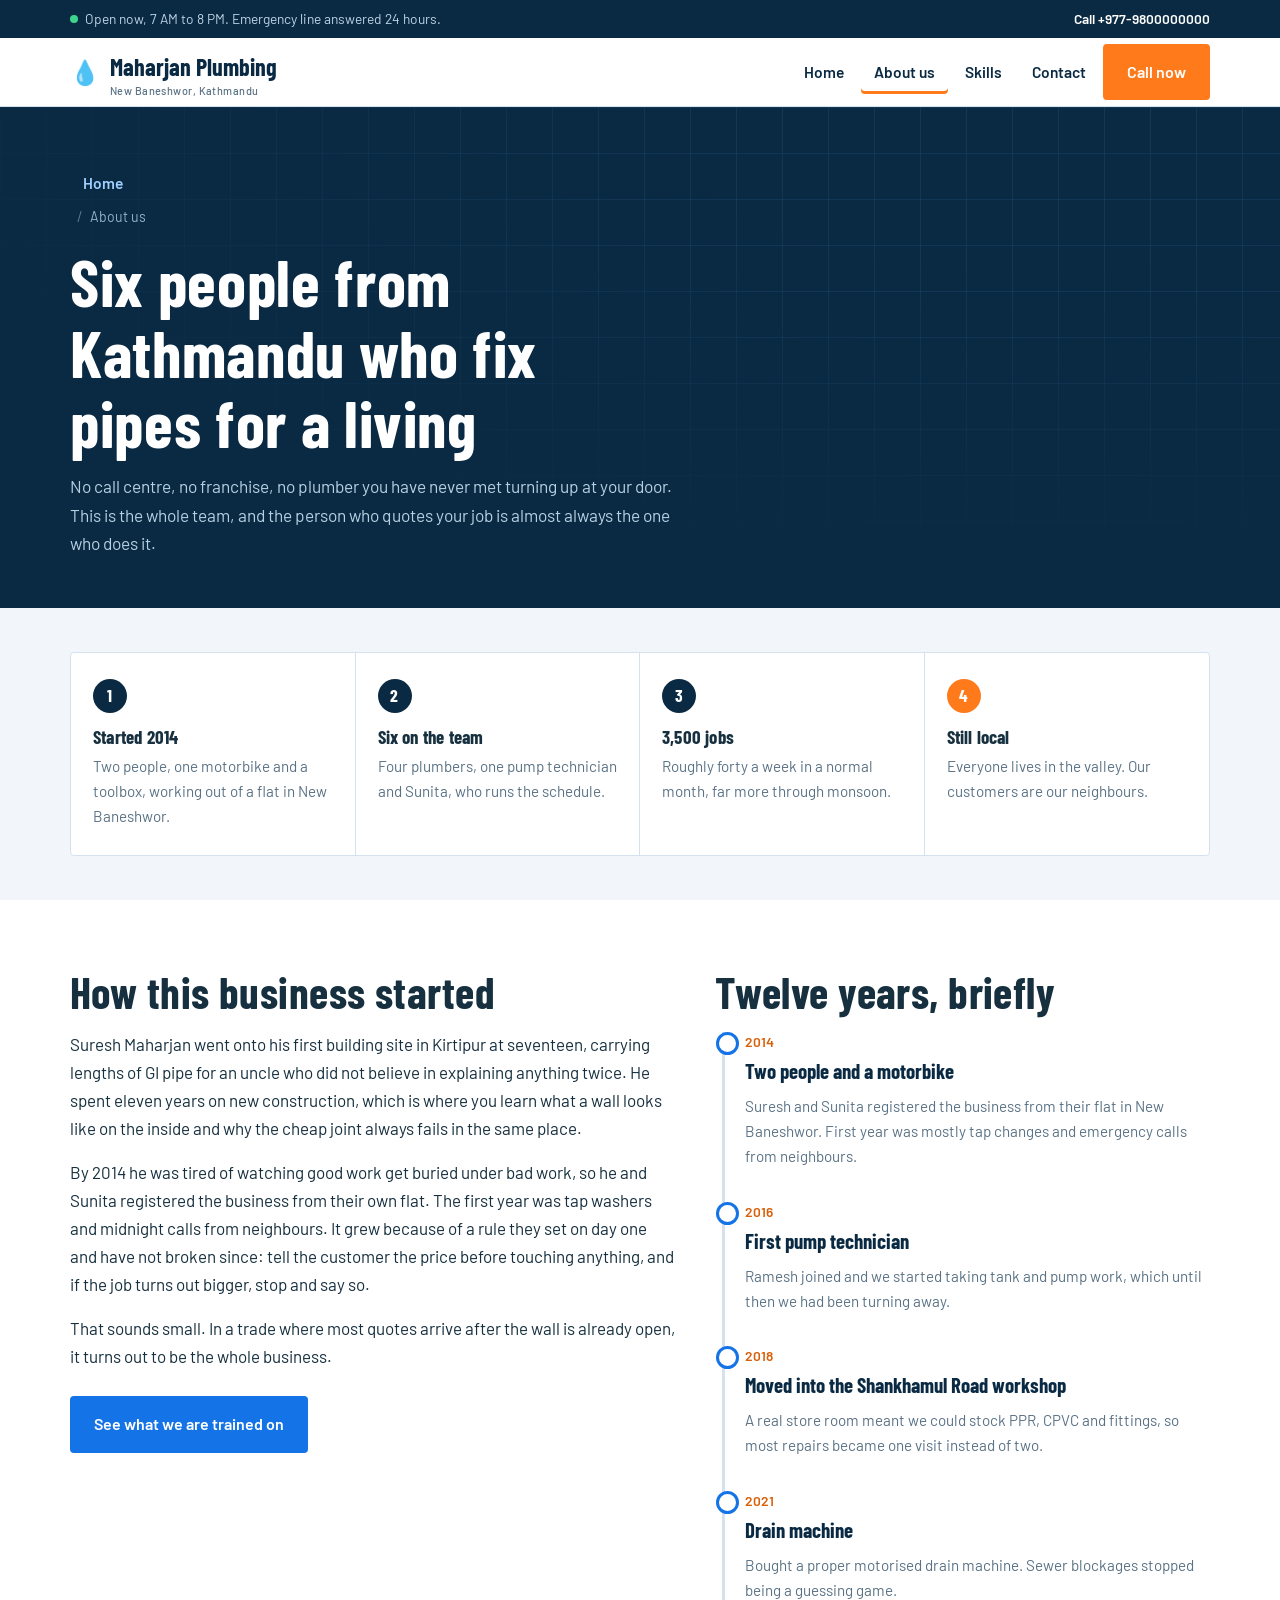
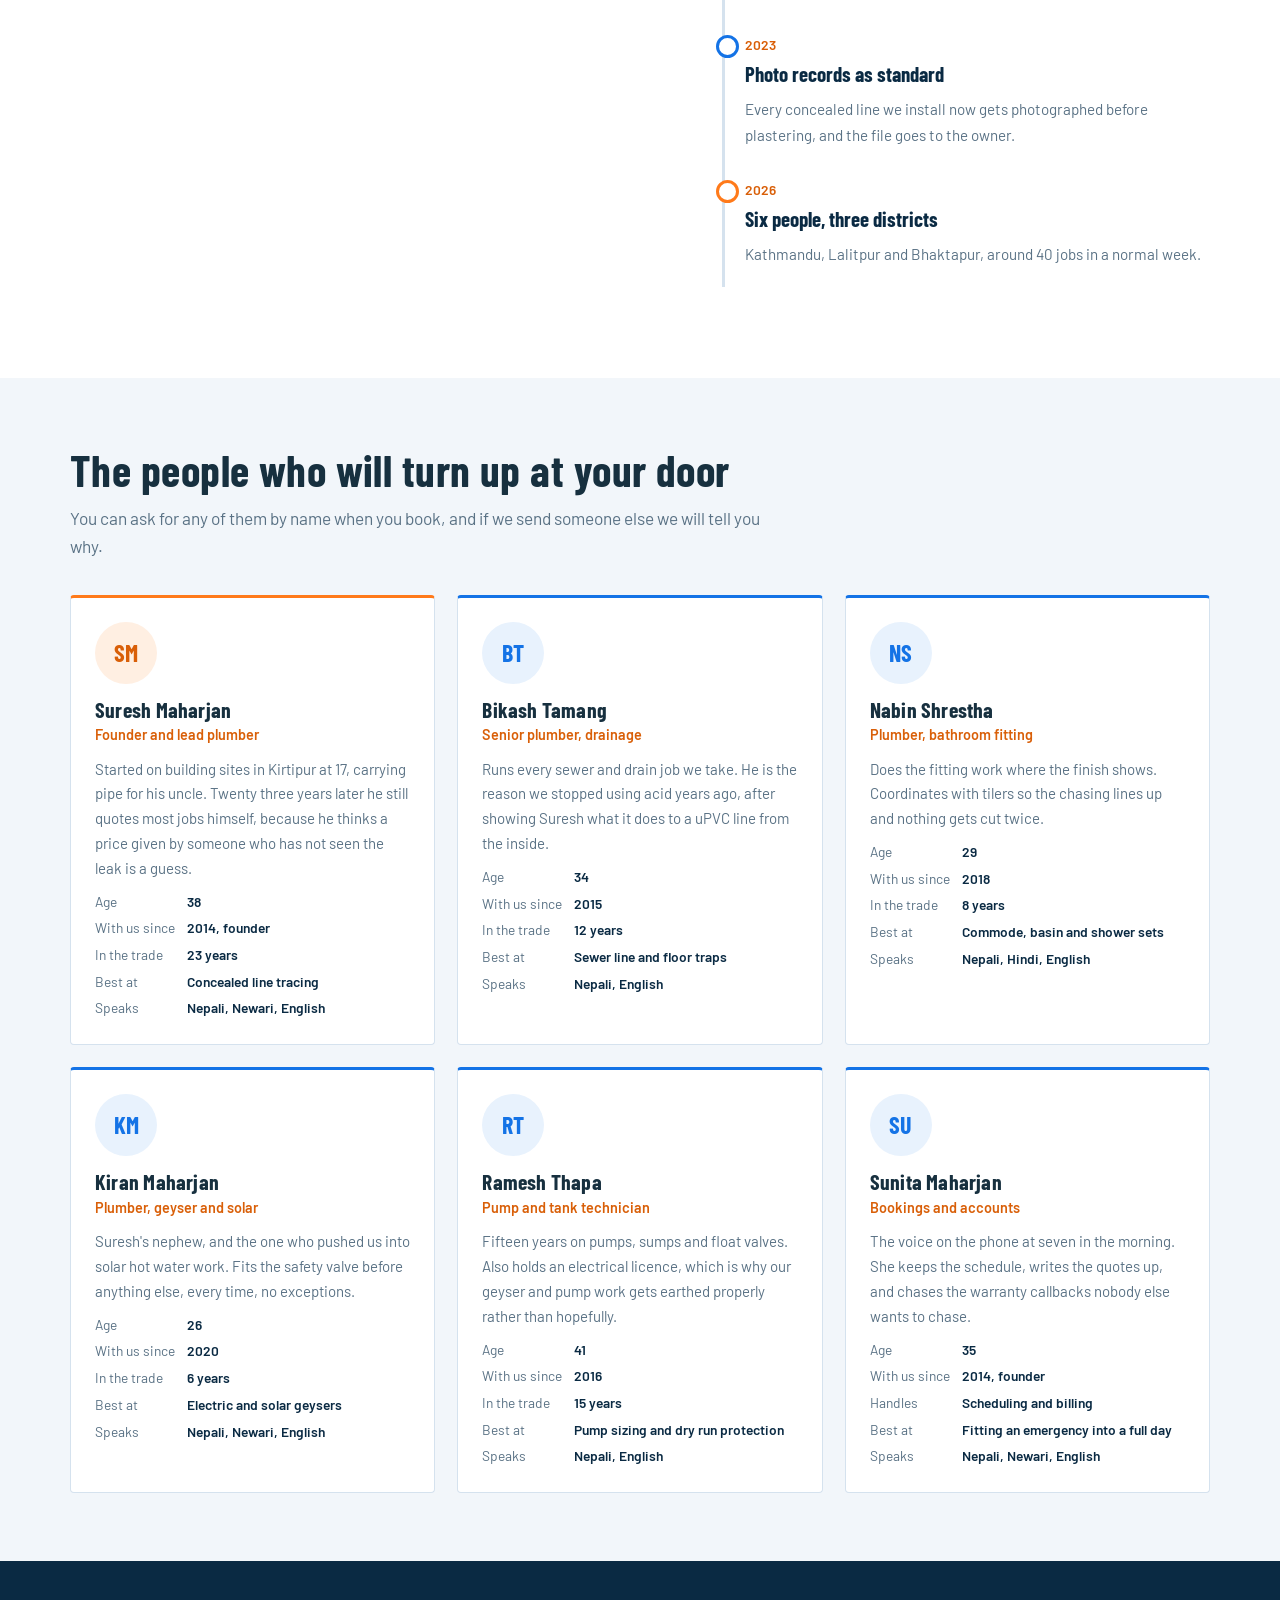
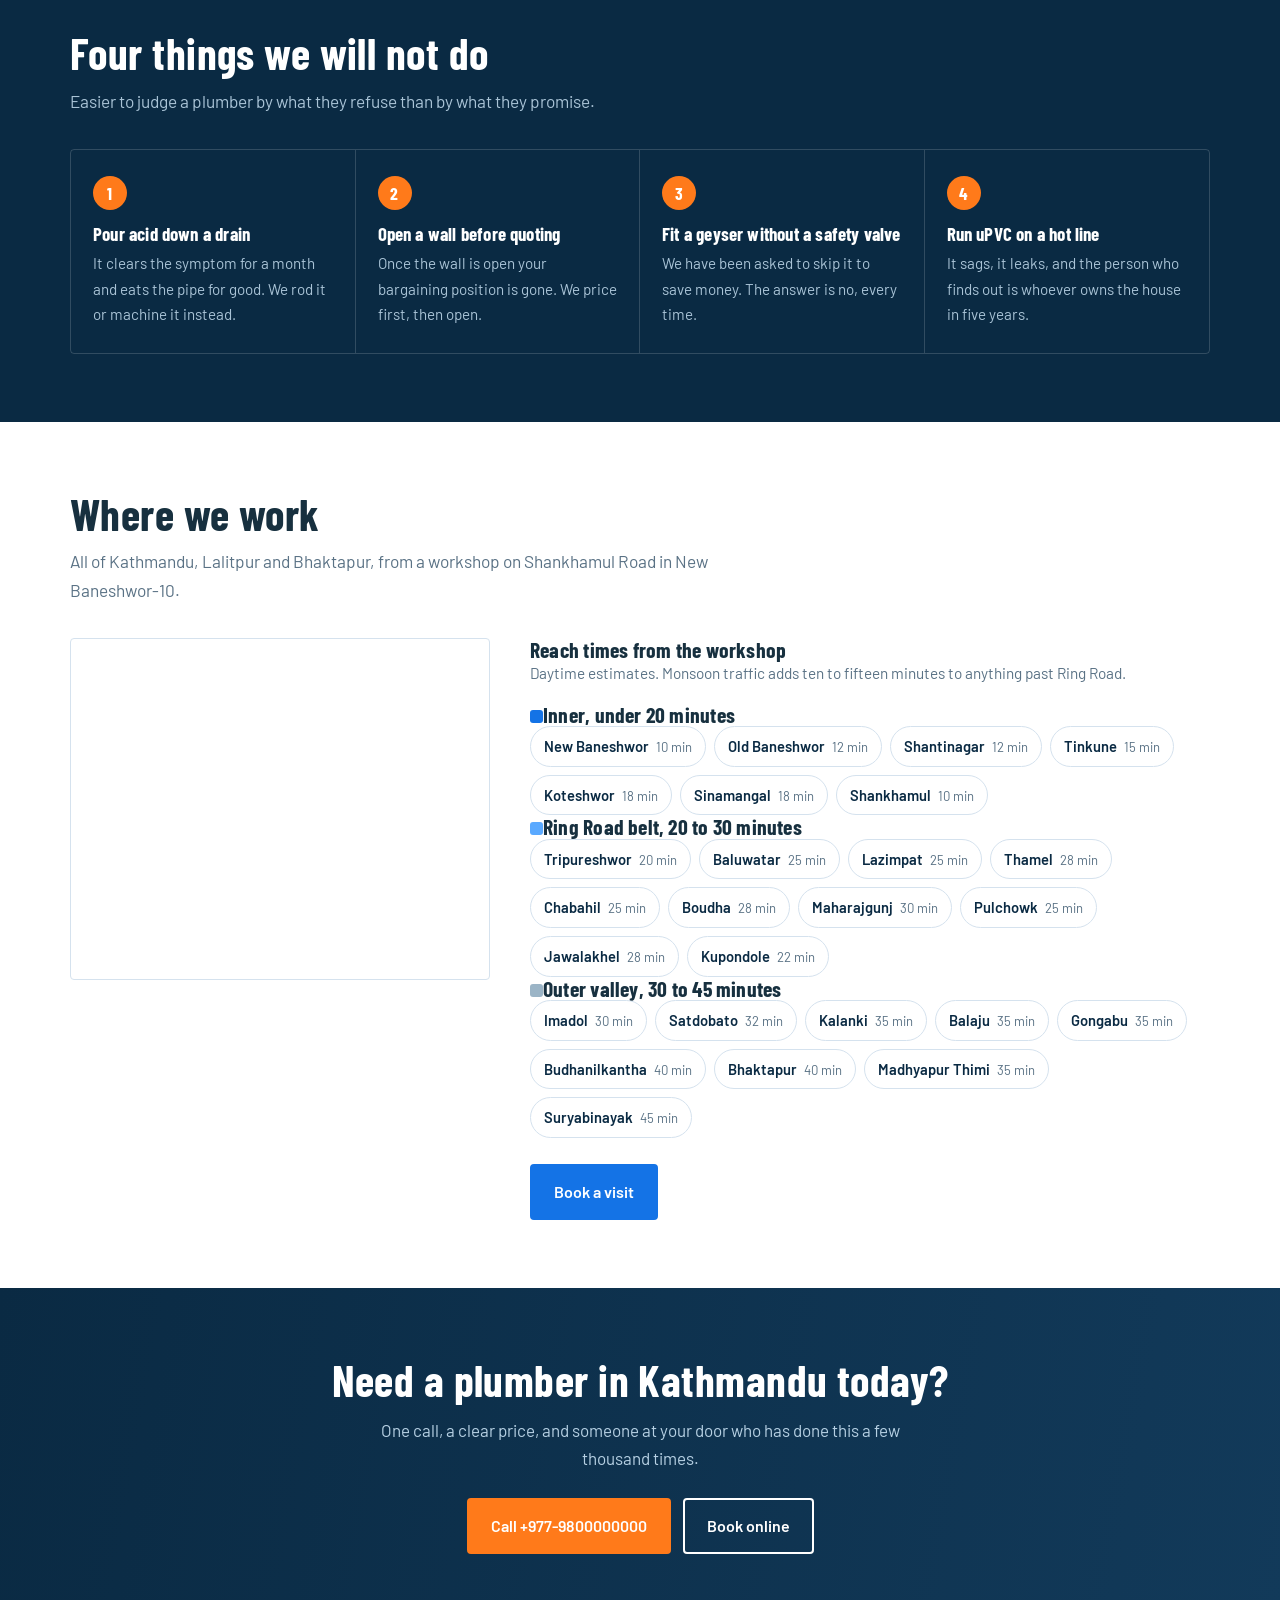
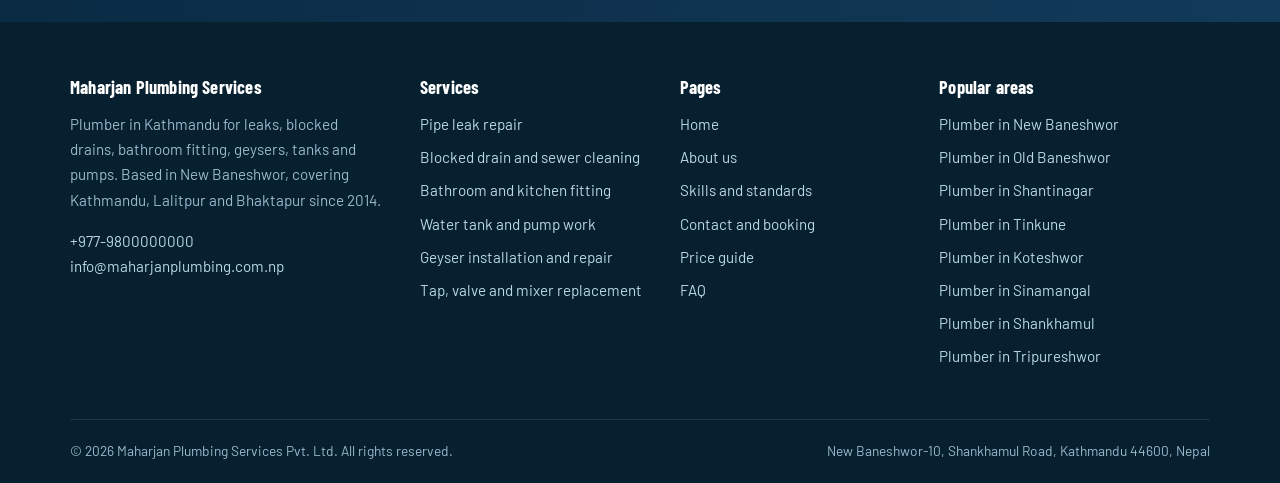
<file: about.html>
<!DOCTYPE html>
<html lang="en-NP">
<head>
<meta charset="UTF-8">
<meta name="viewport" content="width=device-width, initial-scale=1">
<title>About Us | Maharjan Plumbing Services, New Baneshwor Kathmandu</title>
<meta name="description" content="Meet the six people behind Maharjan Plumbing Services. Founded in Kathmandu in 2014 by Suresh Maharjan, covering Kathmandu, Lalitpur and Bhaktapur.">
<link rel="canonical" href="https://www.maharjanplumbing.com.np/about.html">
<meta name="robots" content="index,follow,max-image-preview:large,max-snippet:-1">
<meta name="geo.region" content="NP-BA">
<meta name="geo.placename" content="Kathmandu">
<meta name="geo.position" content="27.6915;85.342">
<meta name="ICBM" content="27.6915, 85.342">
<meta property="og:type" content="website">
<meta property="og:site_name" content="Maharjan Plumbing Services">
<meta property="og:title" content="About Us | Maharjan Plumbing Services, New Baneshwor Kathmandu">
<meta property="og:description" content="Meet the six people behind Maharjan Plumbing Services. Founded in Kathmandu in 2014 by Suresh Maharjan, covering Kathmandu, Lalitpur and Bhaktapur.">
<meta property="og:url" content="https://www.maharjanplumbing.com.np/about.html">
<meta property="og:image" content="https://www.maharjanplumbing.com.np/og-image.jpg">
<meta property="og:locale" content="en_NP">
<meta name="twitter:card" content="summary_large_image">
<link rel="icon" href="data:image/svg+xml,<svg xmlns=%27http://www.w3.org/2000/svg%27 viewBox=%270 0 100 100%27><text y=%27.9em%27 font-size=%2790%27>&#128167;</text></svg>">
<link rel="preconnect" href="https://fonts.googleapis.com">
<link rel="preconnect" href="https://fonts.gstatic.com" crossorigin>
<link href="https://fonts.googleapis.com/css2?family=Barlow+Condensed:wght@600;700&family=Barlow:wght@400;500;600&display=swap" rel="stylesheet">
<script type="application/ld+json">
{
  "@context": "https://schema.org",
  "@graph": [
    {
      "@type": [
        "Plumber",
        "LocalBusiness"
      ],
      "@id": "https://www.maharjanplumbing.com.np/#business",
      "name": "Maharjan Plumbing Services",
      "url": "https://www.maharjanplumbing.com.np/",
      "telephone": "+977-9800000000",
      "email": "info@maharjanplumbing.com.np",
      "address": {
        "@type": "PostalAddress",
        "streetAddress": "New Baneshwor-10, Shankhamul Road",
        "addressLocality": "Kathmandu",
        "addressRegion": "Bagmati Province",
        "postalCode": "44600",
        "addressCountry": "NP"
      },
      "geo": {
        "@type": "GeoCoordinates",
        "latitude": 27.6915,
        "longitude": 85.342
      }
    },
    {
      "@type": "AboutPage",
      "@id": "https://www.maharjanplumbing.com.np/about.html#webpage",
      "url": "https://www.maharjanplumbing.com.np/about.html",
      "name": "About Maharjan Plumbing Services, Kathmandu",
      "about": {
        "@id": "https://www.maharjanplumbing.com.np/#business"
      },
      "inLanguage": "en-NP"
    },
    {
      "@type": "Person",
      "@id": "https://www.maharjanplumbing.com.np/#suresh",
      "name": "Suresh Maharjan",
      "jobTitle": "Founder and lead plumber",
      "worksFor": {
        "@id": "https://www.maharjanplumbing.com.np/#business"
      },
      "knowsLanguage": [
        "ne",
        "new",
        "en"
      ],
      "homeLocation": {
        "@type": "Place",
        "name": "Kathmandu, Nepal"
      }
    },
    {
      "@type": "BreadcrumbList",
      "itemListElement": [
        {
          "@type": "ListItem",
          "position": 1,
          "name": "Home",
          "item": "https://www.maharjanplumbing.com.np/"
        },
        {
          "@type": "ListItem",
          "position": 2,
          "name": "About us",
          "item": "https://www.maharjanplumbing.com.np/about.html"
        }
      ]
    }
  ]
}
</script>
<style>
/* ---------- tokens ---------- */
:root{
  --ink:#0A2A43;        /* deep pipe navy */
  --ink-2:#123A5A;
  --blue:#1473E6;       /* water blue, from the original theme */
  --blue-lt:#5AA9FF;
  --brass:#FF7A1A;      /* valve orange, from the original theme */
  --brass-dk:#D95F08;
  --paper:#F2F6FA;
  --line:#D5E2EE;
  --white:#fff;
  --text:#17303F;
  --muted:#5A7285;
  --ok:#1B9E6A;
  --wrap:1180px;
  --r:4px;
}
*{box-sizing:border-box}
html{scroll-behavior:smooth;-webkit-text-size-adjust:100%}
body{
  margin:0;background:var(--paper);color:var(--text);
  font-family:"Barlow",system-ui,-apple-system,"Segoe UI",sans-serif;
  font-size:17px;line-height:1.65;
}
h1,h2,h3,h4,.num{font-family:"Barlow Condensed","Barlow",sans-serif;font-weight:700;letter-spacing:.01em;line-height:1.08;margin:0}
h1{font-size:clamp(2.4rem,5.4vw,4.1rem)}
h2{font-size:clamp(1.9rem,3.6vw,2.75rem)}
h3{font-size:1.35rem}
h4{font-size:1.1rem}
p{margin:0 0 1rem}
a{color:var(--blue);text-decoration-thickness:1px;text-underline-offset:3px}
img,svg{max-width:100%}
.wrap{max-width:var(--wrap);margin:0 auto;padding:0 20px}
.measure{max-width:68ch}
:focus-visible{outline:3px solid var(--brass);outline-offset:2px}

/* ---------- section rhythm (one rule, no competing selectors) ---------- */
.sec{padding:68px 0}
.sec--tight{padding:44px 0}
.sec--white{background:var(--white)}
.sec--navy{background:var(--ink);color:#DCE9F3}
.sec--navy h2,.sec--navy h3{color:#fff}
.sec--navy a{color:var(--blue-lt)}
.sec-head{max-width:72ch;margin-bottom:34px}
.sec-head p{color:var(--muted);font-size:1.08rem;margin-top:10px}
.sec--navy .sec-head p{color:#A9C3D6}

/* ---------- top bar + header ---------- */
.topbar{background:var(--ink);color:#BBD3E6;font-size:.86rem}
.topbar .wrap{display:flex;gap:16px;justify-content:space-between;align-items:center;min-height:38px;flex-wrap:wrap}
.topbar a{color:#fff;font-weight:600;text-decoration:none}
.live{display:inline-flex;align-items:center;gap:7px}
.dot{width:8px;height:8px;border-radius:50%;background:#3ED48E;box-shadow:0 0 0 0 rgba(62,212,142,.7);animation:pulse 2.4s infinite}
@keyframes pulse{70%{box-shadow:0 0 0 9px rgba(62,212,142,0)}100%{box-shadow:0 0 0 0 rgba(62,212,142,0)}}

header.site{position:sticky;top:0;z-index:60;background:rgba(255,255,255,.96);backdrop-filter:blur(8px);border-bottom:1px solid var(--line)}
header.site .wrap{display:flex;align-items:center;gap:18px;min-height:68px}
.logo{display:flex;align-items:center;gap:10px;font-family:"Barlow Condensed",sans-serif;font-weight:700;font-size:1.5rem;color:var(--ink);text-decoration:none;white-space:nowrap}
.logo small{display:block;font-family:"Barlow",sans-serif;font-weight:500;font-size:.68rem;color:var(--muted);letter-spacing:.04em;line-height:1}
nav{margin-left:auto}
nav ul{display:flex;align-items:center;gap:4px;list-style:none;margin:0;padding:0}
nav a{display:block;padding:9px 13px;color:var(--ink);font-weight:600;font-size:.97rem;text-decoration:none;border-radius:var(--r)}
nav a:hover{background:var(--paper)}
nav a.active{box-shadow:inset 0 -3px 0 var(--brass)}
#menu{display:none}
.burger{display:none;margin-left:auto;font-size:1.6rem;line-height:1;padding:6px 10px;cursor:pointer;color:var(--ink)}

/* ---------- buttons ---------- */
.btn{display:inline-flex;align-items:center;justify-content:center;gap:9px;
  padding:13px 22px;border-radius:var(--r);font-weight:600;font-size:1rem;
  text-decoration:none;border:2px solid transparent;cursor:pointer}
.btn--call{background:var(--brass);color:#fff;border-color:var(--brass)}
.btn--call:hover{background:var(--brass-dk);border-color:var(--brass-dk)}
.btn--solid{background:var(--blue);color:#fff;border-color:var(--blue)}
.btn--solid:hover{background:#0F5CBD;border-color:#0F5CBD}
.btn--ghost{border-color:currentColor;color:inherit;background:transparent}
.btn--wa{background:#25D366;border-color:#25D366;color:#06301A}
.btns{display:flex;gap:12px;flex-wrap:wrap;margin-top:26px}

/* ---------- hero ---------- */
.hero{position:relative;background:var(--ink);color:#E3EFF8;overflow:hidden}
.hero::before{content:"";position:absolute;inset:0;
  background-image:linear-gradient(rgba(90,169,255,.10) 1px,transparent 1px),
                   linear-gradient(90deg,rgba(90,169,255,.10) 1px,transparent 1px);
  background-size:46px 46px;mask-image:radial-gradient(120% 90% at 70% 15%,#000 25%,transparent 78%)}
.hero .wrap{position:relative;display:grid;grid-template-columns:1.05fr .95fr;gap:48px;align-items:center;padding-top:62px;padding-bottom:62px}
.eyebrow{display:inline-flex;align-items:center;gap:9px;background:rgba(90,169,255,.14);
  border:1px solid rgba(90,169,255,.34);color:#9FD0FF;padding:6px 13px;border-radius:999px;
  font-size:.88rem;font-weight:600;margin-bottom:20px}
.hero h1{color:#fff;margin-bottom:16px}
.hero .lede{font-size:1.14rem;color:#BDD6E8;max-width:54ch}
.hero-facts{display:flex;gap:26px;flex-wrap:wrap;margin-top:30px;padding-top:22px;border-top:1px solid rgba(255,255,255,.14)}
.hero-facts div{min-width:92px}
.hero-facts b{display:block;font-family:"Barlow Condensed",sans-serif;font-size:1.9rem;color:#fff;line-height:1}
.hero-facts span{font-size:.86rem;color:#9DB9CC}

/* ---------- emergency steps ---------- */
.steps{display:grid;grid-template-columns:repeat(4,1fr);gap:0;border:1px solid var(--line);background:var(--white);border-radius:var(--r);overflow:hidden}
.step{padding:26px 22px;border-right:1px solid var(--line);position:relative}
.step:last-child{border-right:0}
.step .num{display:inline-flex;align-items:center;justify-content:center;width:34px;height:34px;
  border-radius:50%;background:var(--ink);color:#fff;font-size:1.1rem;margin-bottom:14px}
.step h3{margin-bottom:7px;font-size:1.18rem}
.step p{font-size:.95rem;color:var(--muted);margin:0}
.step--danger .num{background:var(--brass)}

/* ---------- services ---------- */
.svc-list{display:grid;grid-template-columns:repeat(2,1fr);gap:0;border-top:1px solid var(--line)}
.svc{display:grid;grid-template-columns:62px 1fr;gap:18px;padding:28px 26px 28px 0;border-bottom:1px solid var(--line)}
.svc:nth-child(odd){border-right:1px solid var(--line);padding-right:34px}
.svc:nth-child(even){padding-left:34px}
.svc .ic{width:52px;height:52px;background:#E8F2FD;border-radius:var(--r);display:flex;align-items:center;justify-content:center}
.svc h3{margin-bottom:6px}
.svc p{font-size:.97rem;color:var(--muted);margin-bottom:10px}
.svc .meta{display:flex;gap:16px;flex-wrap:wrap;font-size:.88rem;color:var(--ink);font-weight:600}
.svc .meta em{font-style:normal;color:var(--muted);font-weight:400}

/* ---------- price chart ---------- */
.chart{border:1px solid var(--line);background:var(--white);border-radius:var(--r);padding:28px}
.prow{display:grid;grid-template-columns:230px 1fr 150px;gap:18px;align-items:center;padding:11px 0;border-bottom:1px dashed var(--line)}
.prow:last-child{border-bottom:0}
.prow .lbl{font-weight:600;font-size:.97rem}
.prow .lbl em{display:block;font-style:normal;font-weight:400;font-size:.82rem;color:var(--muted)}
.track{position:relative;height:16px;background:var(--paper);border-radius:999px;overflow:hidden}
.bar{position:absolute;top:0;bottom:0;background:linear-gradient(90deg,var(--blue-lt),var(--blue));border-radius:999px}
.prow .val{text-align:right;font-weight:600;font-size:.95rem;white-space:nowrap}
.scale{display:flex;justify-content:space-between;font-size:.78rem;color:var(--muted);margin-top:12px;padding-top:10px;border-top:1px solid var(--line)}

/* ---------- areas ---------- */
.zones{display:grid;grid-template-columns:420px 1fr;gap:40px;align-items:start}
.zone-list h3{margin:22px 0 10px;font-size:1.1rem;display:flex;align-items:center;gap:9px}
.swatch{width:13px;height:13px;border-radius:3px;display:inline-block}
.area-grid{display:flex;flex-wrap:wrap;gap:8px}
.area-grid a{display:inline-flex;align-items:baseline;gap:7px;padding:7px 13px;background:var(--white);
  border:1px solid var(--line);border-radius:999px;font-size:.92rem;font-weight:600;color:var(--ink);text-decoration:none}
.area-grid a:hover{border-color:var(--blue);color:var(--blue)}
.area-grid a i{font-style:normal;font-weight:400;font-size:.82rem;color:var(--muted)}

/* ---------- season chart ---------- */
.season{display:grid;grid-template-columns:repeat(12,1fr);gap:9px;align-items:end;height:230px;
  padding:20px 18px 0;background:var(--white);border:1px solid var(--line);border-radius:var(--r)}
.mcol{display:flex;flex-direction:column;justify-content:flex-end;height:100%;gap:3px}
.mbars{display:flex;gap:2px;align-items:flex-end;height:170px}
.mbars span{flex:1;border-radius:2px 2px 0 0}
.b1{background:var(--blue)}       /* drains */
.b2{background:var(--blue-lt)}    /* leaks */
.b3{background:var(--brass)}      /* geyser */
.b4{background:#9BB4C6}           /* pump */
.mcol small{text-align:center;font-size:.72rem;color:var(--muted);padding-top:7px;border-top:1px solid var(--line)}
.legend{display:flex;gap:18px;flex-wrap:wrap;margin-top:16px;font-size:.88rem;color:var(--muted)}
.legend span{display:inline-flex;align-items:center;gap:7px}

/* ---------- table ---------- */
.tbl-wrap{overflow-x:auto;border:1px solid var(--line);border-radius:var(--r);background:var(--white)}
table{border-collapse:collapse;width:100%;min-width:720px;font-size:.95rem}
th,td{text-align:left;padding:14px 16px;border-bottom:1px solid var(--line);vertical-align:top}
thead th{background:var(--ink);color:#fff;font-family:"Barlow Condensed",sans-serif;font-size:1.05rem;font-weight:600}
tbody tr:last-child td{border-bottom:0}
td:first-child{font-weight:600;color:var(--ink)}

/* ---------- reviews ---------- */
.revs{display:grid;grid-template-columns:repeat(3,1fr);gap:22px}
.rev{background:var(--white);border:1px solid var(--line);border-left:3px solid var(--brass);border-radius:var(--r);padding:24px}
.rev p{font-size:.97rem}
.rev footer{font-size:.88rem;color:var(--muted);font-weight:600}
.stars{color:var(--brass);letter-spacing:2px;font-size:.95rem}

/* ---------- faq ---------- */
.faq details{background:var(--white);border:1px solid var(--line);border-radius:var(--r);margin-bottom:10px}
.faq summary{cursor:pointer;padding:17px 20px;font-family:"Barlow Condensed",sans-serif;font-size:1.2rem;font-weight:600;color:var(--ink);list-style:none;display:flex;justify-content:space-between;gap:16px;align-items:center}
.faq summary::-webkit-details-marker{display:none}
.faq summary::after{content:"+";font-size:1.5rem;color:var(--blue);line-height:1}
.faq details[open] summary::after{content:"\2212"}
.faq .ans{padding:0 20px 18px;color:var(--muted);font-size:.98rem}
.faq .ans p{margin:0}

/* ---------- contact ---------- */
.contact-grid{display:grid;grid-template-columns:1fr 1fr;gap:38px;align-items:start}
.nap{background:var(--white);border:1px solid var(--line);border-radius:var(--r);padding:28px}
.nap dl{display:grid;grid-template-columns:120px 1fr;gap:10px 16px;margin:0}
.nap dt{font-weight:600;color:var(--muted);font-size:.9rem}
.nap dd{margin:0;font-weight:600}
.map{border:1px solid var(--line);border-radius:var(--r);overflow:hidden;line-height:0;background:var(--white)}
.map iframe{width:100%;height:340px;border:0}
form.book{display:grid;gap:12px}
form.book label{font-size:.88rem;font-weight:600;color:var(--muted)}
form.book input,form.book select,form.book textarea{
  width:100%;padding:12px 14px;border:1px solid var(--line);border-radius:var(--r);
  font:inherit;font-size:.97rem;background:var(--white);color:var(--text)}
form.book textarea{min-height:110px;resize:vertical}
.field{display:grid;gap:5px}
.two-up{display:grid;grid-template-columns:1fr 1fr;gap:12px}

/* ---------- cta band ---------- */
.band{background:linear-gradient(100deg,var(--ink) 0%,var(--ink-2) 100%);color:#fff;text-align:center}
.band h2{color:#fff}
.band p{color:#B6D0E3;max-width:56ch;margin:12px auto 0}

/* ---------- footer ---------- */
footer.site{background:#06202F;color:#9CB8CC;padding:56px 0 0;font-size:.95rem}
footer.site h3{color:#fff;font-size:1.15rem;margin-bottom:14px}
footer.site a{color:#BBD6E8;text-decoration:none}
footer.site a:hover{text-decoration:underline}
.fgrid{display:grid;grid-template-columns:1.4fr 1fr 1fr 1.2fr;gap:34px}
.fgrid ul{list-style:none;margin:0;padding:0}
.fgrid li{margin-bottom:8px}
.copy{margin-top:42px;padding:20px 0;border-top:1px solid rgba(255,255,255,.1);font-size:.86rem;display:flex;justify-content:space-between;gap:14px;flex-wrap:wrap}

/* ---------- sticky mobile call bar ---------- */
.callbar{position:fixed;left:0;right:0;bottom:0;z-index:70;display:none;
  grid-template-columns:1fr 1fr;gap:1px;background:rgba(0,0,0,.14)}
.callbar a{display:flex;align-items:center;justify-content:center;gap:8px;padding:14px;
  font-weight:600;text-decoration:none;font-size:1rem}
.callbar .c1{background:var(--brass);color:#fff}
.callbar .c2{background:#25D366;color:#06301A}

/* ---------- responsive ---------- */
@media (max-width:980px){
  .hero .wrap{grid-template-columns:1fr;gap:34px}
  .zones{grid-template-columns:1fr}
  .contact-grid{grid-template-columns:1fr}
  .revs{grid-template-columns:1fr}
  .steps{grid-template-columns:1fr 1fr}
  .step:nth-child(2){border-right:0}
  .step:nth-child(1),.step:nth-child(2){border-bottom:1px solid var(--line)}
  .svc-list{grid-template-columns:1fr}
  .svc,.svc:nth-child(odd),.svc:nth-child(even){border-right:0;padding-left:0;padding-right:0}
  .fgrid{grid-template-columns:1fr 1fr}
}
@media (max-width:760px){
  body{font-size:16px;padding-bottom:54px}
  .sec{padding:48px 0}
  nav{position:fixed;inset:68px 0 auto 0;background:#fff;border-bottom:1px solid var(--line);
      transform:translateY(-130%);transition:transform .25s ease;margin:0}
  #menu:checked ~ nav{transform:translateY(0)}
  nav ul{flex-direction:column;align-items:stretch;padding:10px}
  nav a{padding:13px}
  .burger{display:block}
  .callbar{display:grid}
  .prow{grid-template-columns:1fr;gap:6px}
  .prow .val{text-align:left}
  .season{grid-template-columns:repeat(12,1fr);gap:4px;padding:14px 10px 0;height:200px}
  .mbars{height:140px}
  .mcol small{font-size:.6rem}
  .fgrid{grid-template-columns:1fr}
  .steps{grid-template-columns:1fr}
  .step{border-right:0;border-bottom:1px solid var(--line)}
  .step:last-child{border-bottom:0}
}
@media (prefers-reduced-motion:reduce){
  *{animation:none !important;transition:none !important}
  html{scroll-behavior:auto}
}

/* ---------- page banner (inner pages) ---------- */
.pbanner{position:relative;background:var(--ink);color:#DCE9F3;padding:54px 0 50px;overflow:hidden}
.pbanner::before{content:"";position:absolute;inset:0;
  background-image:linear-gradient(rgba(90,169,255,.10) 1px,transparent 1px),
                   linear-gradient(90deg,rgba(90,169,255,.10) 1px,transparent 1px);
  background-size:46px 46px;mask-image:radial-gradient(120% 110% at 80% 10%,#000 20%,transparent 75%)}
.pbanner .wrap{position:relative}
.pbanner h1{color:#fff;max-width:20ch;margin-bottom:14px}
.pbanner p{color:#B6D0E3;max-width:62ch;font-size:1.08rem;margin:0}
.crumbs{font-size:.88rem;color:#8FB0C7;margin-bottom:18px}
.crumbs a{color:#9FD0FF;text-decoration:none}
.crumbs span{padding:0 7px;color:#5A7F99}

/* ---------- team ---------- */
.team{display:grid;grid-template-columns:repeat(3,1fr);gap:22px}
.person{background:var(--white);border:1px solid var(--line);border-radius:var(--r);padding:24px;border-top:3px solid var(--blue)}
.person--lead{border-top-color:var(--brass)}
.avatar{width:62px;height:62px;border-radius:50%;background:#E8F2FD;display:flex;align-items:center;
  justify-content:center;font-family:"Barlow Condensed",sans-serif;font-size:1.5rem;font-weight:700;
  color:var(--blue);margin-bottom:14px}
.person--lead .avatar{background:#FFEFE2;color:var(--brass-dk)}
.person h3{margin-bottom:2px}
.person .role{font-size:.9rem;color:var(--brass-dk);font-weight:600;margin-bottom:10px}
.person p{font-size:.94rem;color:var(--muted);margin-bottom:10px}
.person dl{display:grid;grid-template-columns:auto 1fr;gap:4px 12px;margin:0;font-size:.86rem}
.person dt{color:var(--muted)}
.person dd{margin:0;font-weight:600;color:var(--ink)}

/* ---------- timeline ---------- */
.tline{position:relative;padding-left:30px;margin-top:10px}
.tline::before{content:"";position:absolute;left:7px;top:6px;bottom:6px;width:3px;background:var(--line)}
.tline li{position:relative;list-style:none;padding-bottom:26px}
.tline li::before{content:"";position:absolute;left:-29px;top:6px;width:17px;height:17px;border-radius:50%;
  background:var(--white);border:3px solid var(--blue)}
.tline li:last-child::before{border-color:var(--brass)}
.tline b{display:block;font-family:"Barlow Condensed",sans-serif;font-size:1.3rem;color:var(--ink)}
.tline span{font-size:.86rem;color:var(--brass-dk);font-weight:600}
.tline p{font-size:.95rem;color:var(--muted);margin:6px 0 0}

/* ---------- skill bars ---------- */
.skills-list{display:grid;gap:20px}
.skill{background:var(--white);border:1px solid var(--line);border-radius:var(--r);padding:20px 22px}
.skill-top{display:flex;justify-content:space-between;align-items:baseline;gap:16px;flex-wrap:wrap}
.skill h3{font-size:1.2rem}
.skill .yrs{font-size:.86rem;color:var(--muted);font-weight:600;white-space:nowrap}
.sbar{height:10px;background:var(--paper);border-radius:999px;overflow:hidden;margin:12px 0 10px}
.sbar i{display:block;height:100%;background:linear-gradient(90deg,var(--blue-lt),var(--blue));border-radius:999px}
.skill p{font-size:.94rem;color:var(--muted);margin:0}

/* ---------- equipment / kit ---------- */
.kit{display:grid;grid-template-columns:repeat(4,1fr);gap:16px}
.kit div{background:var(--white);border:1px solid var(--line);border-radius:var(--r);padding:18px}
.kit h4{margin-bottom:6px;font-size:1.05rem}
.kit p{font-size:.88rem;color:var(--muted);margin:0}

/* ---------- certificate strip ---------- */
.certs{display:grid;grid-template-columns:repeat(3,1fr);gap:18px}
.cert{background:var(--white);border:1px solid var(--line);border-left:3px solid var(--ok);border-radius:var(--r);padding:20px}
.cert b{display:block;font-family:"Barlow Condensed",sans-serif;font-size:1.2rem;color:var(--ink)}
.cert span{font-size:.86rem;color:var(--muted)}

/* ---------- hours table ---------- */
.hours{width:100%;min-width:0;border-collapse:collapse;font-size:.95rem}
.hours td{padding:9px 0;border-bottom:1px dashed var(--line)}
.hours td:last-child{text-align:right;font-weight:600}
.hours tr:last-child td{border-bottom:0}
.today{color:var(--ok);font-weight:600}

/* ---------- contact channels ---------- */
.channels{display:grid;grid-template-columns:repeat(3,1fr);gap:18px}
.chan{background:var(--white);border:1px solid var(--line);border-radius:var(--r);padding:22px;text-align:center}
.chan .big{font-family:"Barlow Condensed",sans-serif;font-size:1.45rem;color:var(--ink);display:block;margin:8px 0 4px;word-break:break-word}
.chan a.big{text-decoration:none}
.chan p{font-size:.86rem;color:var(--muted);margin:0}
.chan .glyph{font-size:1.7rem;line-height:1}

/* ---------- alert ---------- */
.alert{background:#FFF3E8;border:1px solid #F7CEA8;border-left:4px solid var(--brass);
  border-radius:var(--r);padding:20px 22px}
.alert h3{color:var(--brass-dk);margin-bottom:6px}
.alert p{margin:0;font-size:.96rem;color:#7A4411}

@media (max-width:980px){
  .team{grid-template-columns:1fr 1fr}
  .kit{grid-template-columns:1fr 1fr}
  .certs{grid-template-columns:1fr}
  .channels{grid-template-columns:1fr}
}
@media (max-width:760px){
  .team{grid-template-columns:1fr}
  .kit{grid-template-columns:1fr}
}
</style>
</head>
<body>

<div class="topbar"><div class="wrap">
  <span class="live"><span class="dot"></span> Open now, 7 AM to 8 PM. Emergency line answered 24 hours.</span>
  <a href="tel:+9779800000000">Call +977-9800000000</a>
</div></div>

<header class="site"><div class="wrap">
  <a class="logo" href="index.html">&#128167; <span>Maharjan Plumbing<small>New Baneshwor, Kathmandu</small></span></a>
  <input type="checkbox" id="menu" hidden>
  <label class="burger" for="menu" aria-label="Open menu" role="button" tabindex="0">&#9776;</label>
  <nav aria-label="Main">
    <ul>
      <li><a href="index.html">Home</a></li>
      <li><a href="about.html" class="active">About us</a></li>
      <li><a href="skills.html">Skills</a></li>
      <li><a href="contact.html">Contact</a></li>
      <li><a class="btn btn--call" href="tel:+9779800000000">Call now</a></li>
    </ul>
  </nav>
</div></header>

<section class="pbanner"><div class="wrap">
  <nav class="crumbs" aria-label="Breadcrumb">
    <a href="index.html">Home</a><span>/</span>About us
  </nav>
  <h1>Six people from Kathmandu who fix pipes for a living</h1>
  <p>No call centre, no franchise, no plumber you have never met turning up at your door. This is the whole team, and the person who quotes your job is almost always the one who does it.</p>
</div></section>

<main>

<section class="sec sec--tight"><div class="wrap">
  <div class="steps">
    <div class="step"><span class="num">1</span><h3>Started 2014</h3><p>Two people, one motorbike and a toolbox, working out of a flat in New Baneshwor.</p></div>
    <div class="step"><span class="num">2</span><h3>Six on the team</h3><p>Four plumbers, one pump technician and Sunita, who runs the schedule.</p></div>
    <div class="step"><span class="num">3</span><h3>3,500 jobs</h3><p>Roughly forty a week in a normal month, far more through monsoon.</p></div>
    <div class="step step--danger"><span class="num">4</span><h3>Still local</h3><p>Everyone lives in the valley. Our customers are our neighbours.</p></div>
  </div>
</div></section>

<section class="sec sec--white"><div class="wrap">
  <div class="zones" style="grid-template-columns:1.1fr .9fr">
    <div class="measure">
      <h2>How this business started</h2>
      <p style="margin-top:14px">Suresh Maharjan went onto his first building site in Kirtipur at seventeen, carrying lengths of GI pipe for an uncle who did not believe in explaining anything twice. He spent eleven years on new construction, which is where you learn what a wall looks like on the inside and why the cheap joint always fails in the same place.</p>
      <p>By 2014 he was tired of watching good work get buried under bad work, so he and Sunita registered the business from their own flat. The first year was tap washers and midnight calls from neighbours. It grew because of a rule they set on day one and have not broken since: tell the customer the price before touching anything, and if the job turns out bigger, stop and say so.</p>
      <p>That sounds small. In a trade where most quotes arrive after the wall is already open, it turns out to be the whole business.</p>
      <div class="btns"><a class="btn btn--solid" href="skills.html">See what we are trained on</a></div>
    </div>
    <div>
      <h2>Twelve years, briefly</h2>
      <ul class="tline">
    <li>
      <span>2014</span>
      <b>Two people and a motorbike</b>
      <p>Suresh and Sunita registered the business from their flat in New Baneshwor. First year was mostly tap changes and emergency calls from neighbours.</p>
    </li>
    <li>
      <span>2016</span>
      <b>First pump technician</b>
      <p>Ramesh joined and we started taking tank and pump work, which until then we had been turning away.</p>
    </li>
    <li>
      <span>2018</span>
      <b>Moved into the Shankhamul Road workshop</b>
      <p>A real store room meant we could stock PPR, CPVC and fittings, so most repairs became one visit instead of two.</p>
    </li>
    <li>
      <span>2021</span>
      <b>Drain machine</b>
      <p>Bought a proper motorised drain machine. Sewer blockages stopped being a guessing game.</p>
    </li>
    <li>
      <span>2023</span>
      <b>Photo records as standard</b>
      <p>Every concealed line we install now gets photographed before plastering, and the file goes to the owner.</p>
    </li>
    <li>
      <span>2026</span>
      <b>Six people, three districts</b>
      <p>Kathmandu, Lalitpur and Bhaktapur, around 40 jobs in a normal week.</p>
    </li>
      </ul>
    </div>
  </div>
</div></section>

<section class="sec"><div class="wrap">
  <div class="sec-head">
    <h2>The people who will turn up at your door</h2>
    <p>You can ask for any of them by name when you book, and if we send someone else we will tell you why.</p>
  </div>
  <div class="team">
    <article class="person person--lead">
      <div class="avatar" aria-hidden="true">SM</div>
      <h3>Suresh Maharjan</h3>
      <div class="role">Founder and lead plumber</div>
      <p>Started on building sites in Kirtipur at 17, carrying pipe for his uncle. Twenty three years later he still quotes most jobs himself, because he thinks a price given by someone who has not seen the leak is a guess.</p>
      <dl>
        <dt>Age</dt><dd>38</dd>
        <dt>With us since</dt><dd>2014, founder</dd>
        <dt>In the trade</dt><dd>23 years</dd>
        <dt>Best at</dt><dd>Concealed line tracing</dd>
        <dt>Speaks</dt><dd>Nepali, Newari, English</dd>
      </dl>
    </article>
    <article class="person">
      <div class="avatar" aria-hidden="true">BT</div>
      <h3>Bikash Tamang</h3>
      <div class="role">Senior plumber, drainage</div>
      <p>Runs every sewer and drain job we take. He is the reason we stopped using acid years ago, after showing Suresh what it does to a uPVC line from the inside.</p>
      <dl>
        <dt>Age</dt><dd>34</dd>
        <dt>With us since</dt><dd>2015</dd>
        <dt>In the trade</dt><dd>12 years</dd>
        <dt>Best at</dt><dd>Sewer line and floor traps</dd>
        <dt>Speaks</dt><dd>Nepali, English</dd>
      </dl>
    </article>
    <article class="person">
      <div class="avatar" aria-hidden="true">NS</div>
      <h3>Nabin Shrestha</h3>
      <div class="role">Plumber, bathroom fitting</div>
      <p>Does the fitting work where the finish shows. Coordinates with tilers so the chasing lines up and nothing gets cut twice.</p>
      <dl>
        <dt>Age</dt><dd>29</dd>
        <dt>With us since</dt><dd>2018</dd>
        <dt>In the trade</dt><dd>8 years</dd>
        <dt>Best at</dt><dd>Commode, basin and shower sets</dd>
        <dt>Speaks</dt><dd>Nepali, Hindi, English</dd>
      </dl>
    </article>
    <article class="person">
      <div class="avatar" aria-hidden="true">KM</div>
      <h3>Kiran Maharjan</h3>
      <div class="role">Plumber, geyser and solar</div>
      <p>Suresh&#x27;s nephew, and the one who pushed us into solar hot water work. Fits the safety valve before anything else, every time, no exceptions.</p>
      <dl>
        <dt>Age</dt><dd>26</dd>
        <dt>With us since</dt><dd>2020</dd>
        <dt>In the trade</dt><dd>6 years</dd>
        <dt>Best at</dt><dd>Electric and solar geysers</dd>
        <dt>Speaks</dt><dd>Nepali, Newari, English</dd>
      </dl>
    </article>
    <article class="person">
      <div class="avatar" aria-hidden="true">RT</div>
      <h3>Ramesh Thapa</h3>
      <div class="role">Pump and tank technician</div>
      <p>Fifteen years on pumps, sumps and float valves. Also holds an electrical licence, which is why our geyser and pump work gets earthed properly rather than hopefully.</p>
      <dl>
        <dt>Age</dt><dd>41</dd>
        <dt>With us since</dt><dd>2016</dd>
        <dt>In the trade</dt><dd>15 years</dd>
        <dt>Best at</dt><dd>Pump sizing and dry run protection</dd>
        <dt>Speaks</dt><dd>Nepali, English</dd>
      </dl>
    </article>
    <article class="person">
      <div class="avatar" aria-hidden="true">SU</div>
      <h3>Sunita Maharjan</h3>
      <div class="role">Bookings and accounts</div>
      <p>The voice on the phone at seven in the morning. She keeps the schedule, writes the quotes up, and chases the warranty callbacks nobody else wants to chase.</p>
      <dl>
        <dt>Age</dt><dd>35</dd>
        <dt>With us since</dt><dd>2014, founder</dd>
        <dt>Handles</dt><dd>Scheduling and billing</dd>
        <dt>Best at</dt><dd>Fitting an emergency into a full day</dd>
        <dt>Speaks</dt><dd>Nepali, Newari, English</dd>
      </dl>
    </article>
  </div>
</div></section>

<section class="sec sec--navy"><div class="wrap">
  <div class="sec-head">
    <h2>Four things we will not do</h2>
    <p>Easier to judge a plumber by what they refuse than by what they promise.</p>
  </div>
  <div class="steps" style="background:transparent;border-color:rgba(255,255,255,.16)">
    <div class="step" style="border-color:rgba(255,255,255,.16)">
      <span class="num" style="background:var(--brass)">1</span>
      <h3>Pour acid down a drain</h3>
      <p style="color:#A9C3D6">It clears the symptom for a month and eats the pipe for good. We rod it or machine it instead.</p>
    </div>
    <div class="step" style="border-color:rgba(255,255,255,.16)">
      <span class="num" style="background:var(--brass)">2</span>
      <h3>Open a wall before quoting</h3>
      <p style="color:#A9C3D6">Once the wall is open your bargaining position is gone. We price first, then open.</p>
    </div>
    <div class="step" style="border-color:rgba(255,255,255,.16)">
      <span class="num" style="background:var(--brass)">3</span>
      <h3>Fit a geyser without a safety valve</h3>
      <p style="color:#A9C3D6">We have been asked to skip it to save money. The answer is no, every time.</p>
    </div>
    <div class="step" style="border-color:rgba(255,255,255,.16)">
      <span class="num" style="background:var(--brass)">4</span>
      <h3>Run uPVC on a hot line</h3>
      <p style="color:#A9C3D6">It sags, it leaks, and the person who finds out is whoever owns the house in five years.</p>
    </div>
  </div>
</div></section>

<section class="sec sec--white"><div class="wrap">
  <div class="sec-head">
    <h2>Where we work</h2>
    <p>All of Kathmandu, Lalitpur and Bhaktapur, from a workshop on Shankhamul Road in New Baneshwor-10.</p>
  </div>
  <div class="zones">
    <div class="map">
      <iframe title="Map showing Maharjan Plumbing Services in New Baneshwor, Kathmandu"
        src="https://www.google.com/maps?q=27.6915,85.342&amp;z=15&amp;output=embed"
        loading="lazy" referrerpolicy="no-referrer-when-downgrade"></iframe>
    </div>
    <div>
      <h3>Reach times from the workshop</h3>
      <p style="color:var(--muted);font-size:.96rem">Daytime estimates. Monsoon traffic adds ten to fifteen minutes to anything past Ring Road.</p>
        <h3><span class="swatch" style="background:var(--blue)"></span>Inner, under 20 minutes</h3>
        <div class="area-grid">
            <a href="/plumber-in-new-baneshwor/">New Baneshwor <i>10 min</i></a>
            <a href="/plumber-in-old-baneshwor/">Old Baneshwor <i>12 min</i></a>
            <a href="/plumber-in-shantinagar/">Shantinagar <i>12 min</i></a>
            <a href="/plumber-in-tinkune/">Tinkune <i>15 min</i></a>
            <a href="/plumber-in-koteshwor/">Koteshwor <i>18 min</i></a>
            <a href="/plumber-in-sinamangal/">Sinamangal <i>18 min</i></a>
            <a href="/plumber-in-shankhamul/">Shankhamul <i>10 min</i></a>
        </div>
        <h3><span class="swatch" style="background:var(--blue-lt)"></span>Ring Road belt, 20 to 30 minutes</h3>
        <div class="area-grid">
            <a href="/plumber-in-tripureshwor/">Tripureshwor <i>20 min</i></a>
            <a href="/plumber-in-baluwatar/">Baluwatar <i>25 min</i></a>
            <a href="/plumber-in-lazimpat/">Lazimpat <i>25 min</i></a>
            <a href="/plumber-in-thamel/">Thamel <i>28 min</i></a>
            <a href="/plumber-in-chabahil/">Chabahil <i>25 min</i></a>
            <a href="/plumber-in-boudha/">Boudha <i>28 min</i></a>
            <a href="/plumber-in-maharajgunj/">Maharajgunj <i>30 min</i></a>
            <a href="/plumber-in-pulchowk/">Pulchowk <i>25 min</i></a>
            <a href="/plumber-in-jawalakhel/">Jawalakhel <i>28 min</i></a>
            <a href="/plumber-in-kupondole/">Kupondole <i>22 min</i></a>
        </div>
        <h3><span class="swatch" style="background:#9BB4C6"></span>Outer valley, 30 to 45 minutes</h3>
        <div class="area-grid">
            <a href="/plumber-in-imadol/">Imadol <i>30 min</i></a>
            <a href="/plumber-in-satdobato/">Satdobato <i>32 min</i></a>
            <a href="/plumber-in-kalanki/">Kalanki <i>35 min</i></a>
            <a href="/plumber-in-balaju/">Balaju <i>35 min</i></a>
            <a href="/plumber-in-gongabu/">Gongabu <i>35 min</i></a>
            <a href="/plumber-in-budhanilkantha/">Budhanilkantha <i>40 min</i></a>
            <a href="/plumber-in-bhaktapur/">Bhaktapur <i>40 min</i></a>
            <a href="/plumber-in-thimi/">Madhyapur Thimi <i>35 min</i></a>
            <a href="/plumber-in-suryabinayak/">Suryabinayak <i>45 min</i></a>
        </div>
      <div class="btns"><a class="btn btn--solid" href="contact.html">Book a visit</a></div>
    </div>
  </div>
</div></section>


<section class="sec band"><div class="wrap">
  <h2>Need a plumber in Kathmandu today?</h2>
  <p>One call, a clear price, and someone at your door who has done this a few thousand times.</p>
  <div class="btns" style="justify-content:center">
    <a class="btn btn--call" href="tel:+9779800000000">Call +977-9800000000</a>
    <a class="btn btn--ghost" href="contact.html">Book online</a>
  </div>
</div></section>

</main>

<footer class="site"><div class="wrap">
  <div class="fgrid">
    <div>
      <h3>Maharjan Plumbing Services</h3>
      <p>Plumber in Kathmandu for leaks, blocked drains, bathroom fitting, geysers, tanks and pumps. Based in New Baneshwor, covering Kathmandu, Lalitpur and Bhaktapur since 2014.</p>
      <p><a href="tel:+9779800000000">+977-9800000000</a><br>
         <a href="mailto:info@maharjanplumbing.com.np">info@maharjanplumbing.com.np</a></p>
    </div>
    <div>
      <h3>Services</h3>
      <ul>
          <li><a href="index.html#pipe-leak-repair">Pipe leak repair</a></li>
          <li><a href="index.html#blocked-drain-cleaning">Blocked drain and sewer cleaning</a></li>
          <li><a href="index.html#bathroom-fitting">Bathroom and kitchen fitting</a></li>
          <li><a href="index.html#water-tank-pump">Water tank and pump work</a></li>
          <li><a href="index.html#geyser-installation">Geyser installation and repair</a></li>
          <li><a href="index.html#tap-replacement">Tap, valve and mixer replacement</a></li>
      </ul>
    </div>
    <div>
      <h3>Pages</h3>
      <ul>
        <li><a href="index.html">Home</a></li>
        <li><a href="about.html">About us</a></li>
        <li><a href="skills.html">Skills and standards</a></li>
        <li><a href="contact.html">Contact and booking</a></li>
        <li><a href="index.html#prices">Price guide</a></li>
        <li><a href="index.html#faq">FAQ</a></li>
      </ul>
    </div>
    <div>
      <h3>Popular areas</h3>
      <ul>
          <li><a href="/plumber-in-new-baneshwor/">Plumber in New Baneshwor</a></li>
          <li><a href="/plumber-in-old-baneshwor/">Plumber in Old Baneshwor</a></li>
          <li><a href="/plumber-in-shantinagar/">Plumber in Shantinagar</a></li>
          <li><a href="/plumber-in-tinkune/">Plumber in Tinkune</a></li>
          <li><a href="/plumber-in-koteshwor/">Plumber in Koteshwor</a></li>
          <li><a href="/plumber-in-sinamangal/">Plumber in Sinamangal</a></li>
          <li><a href="/plumber-in-shankhamul/">Plumber in Shankhamul</a></li>
          <li><a href="/plumber-in-tripureshwor/">Plumber in Tripureshwor</a></li>
      </ul>
    </div>
  </div>
  <div class="copy">
    <span>&copy; 2026 Maharjan Plumbing Services Pvt. Ltd. All rights reserved.</span>
    <span>New Baneshwor-10, Shankhamul Road, Kathmandu 44600, Nepal</span>
  </div>
</div></footer>

<div class="callbar">
  <a class="c1" href="tel:+9779800000000">Call now</a>
  <a class="c2" href="https://wa.me/9779800000000">WhatsApp</a>
</div>

</body>
</html>
</file>
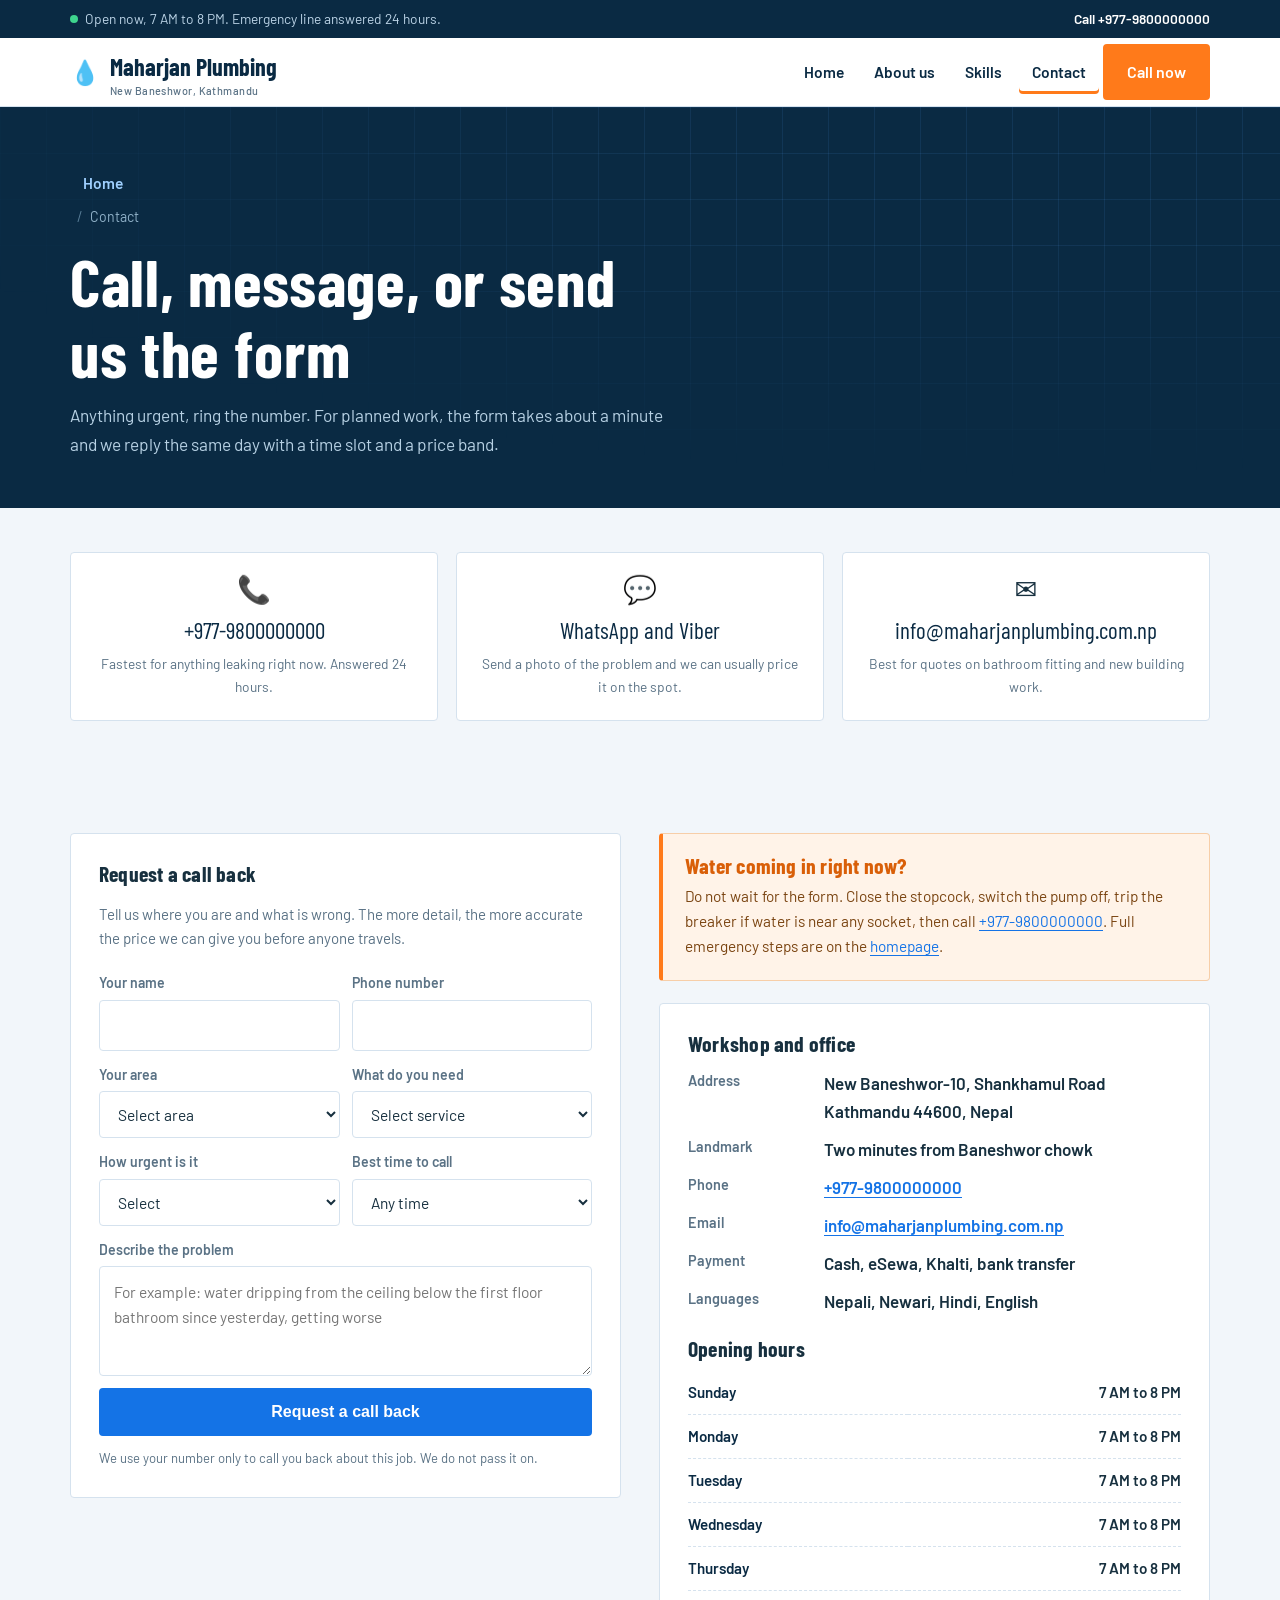
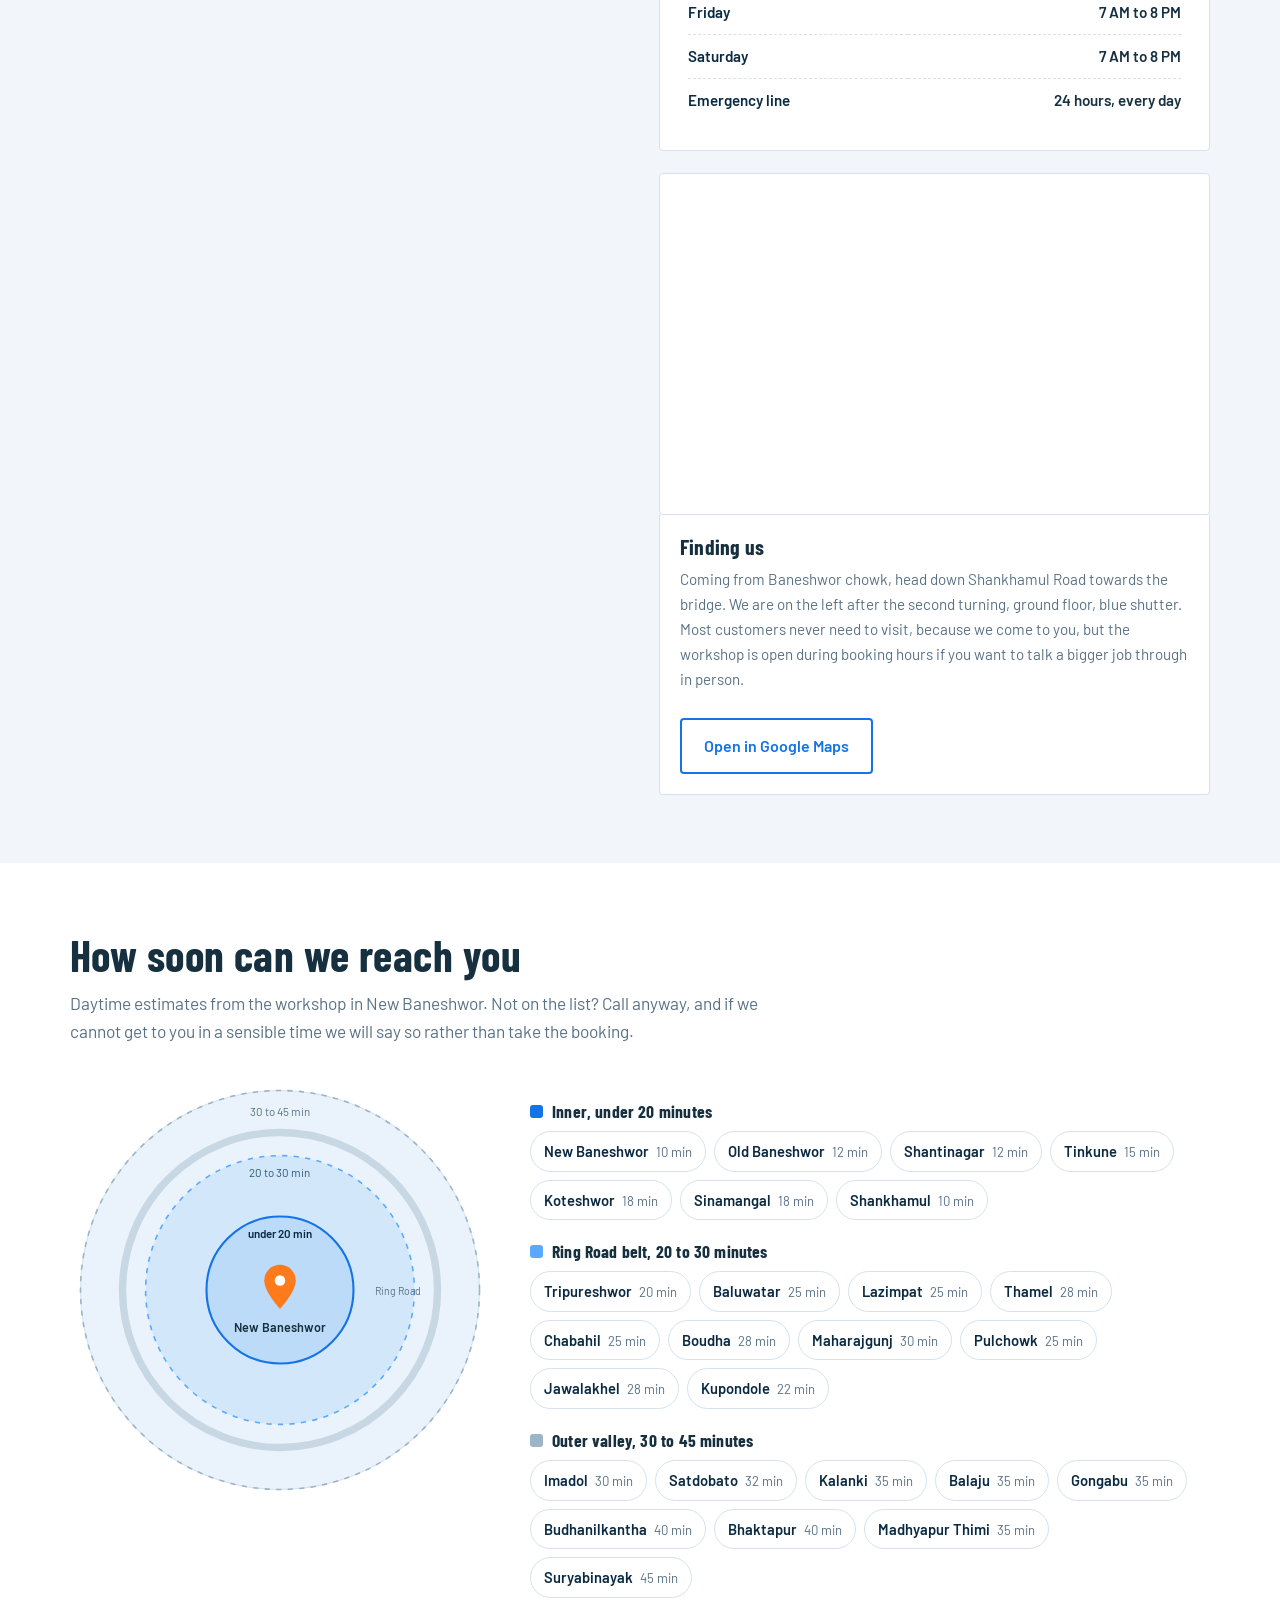
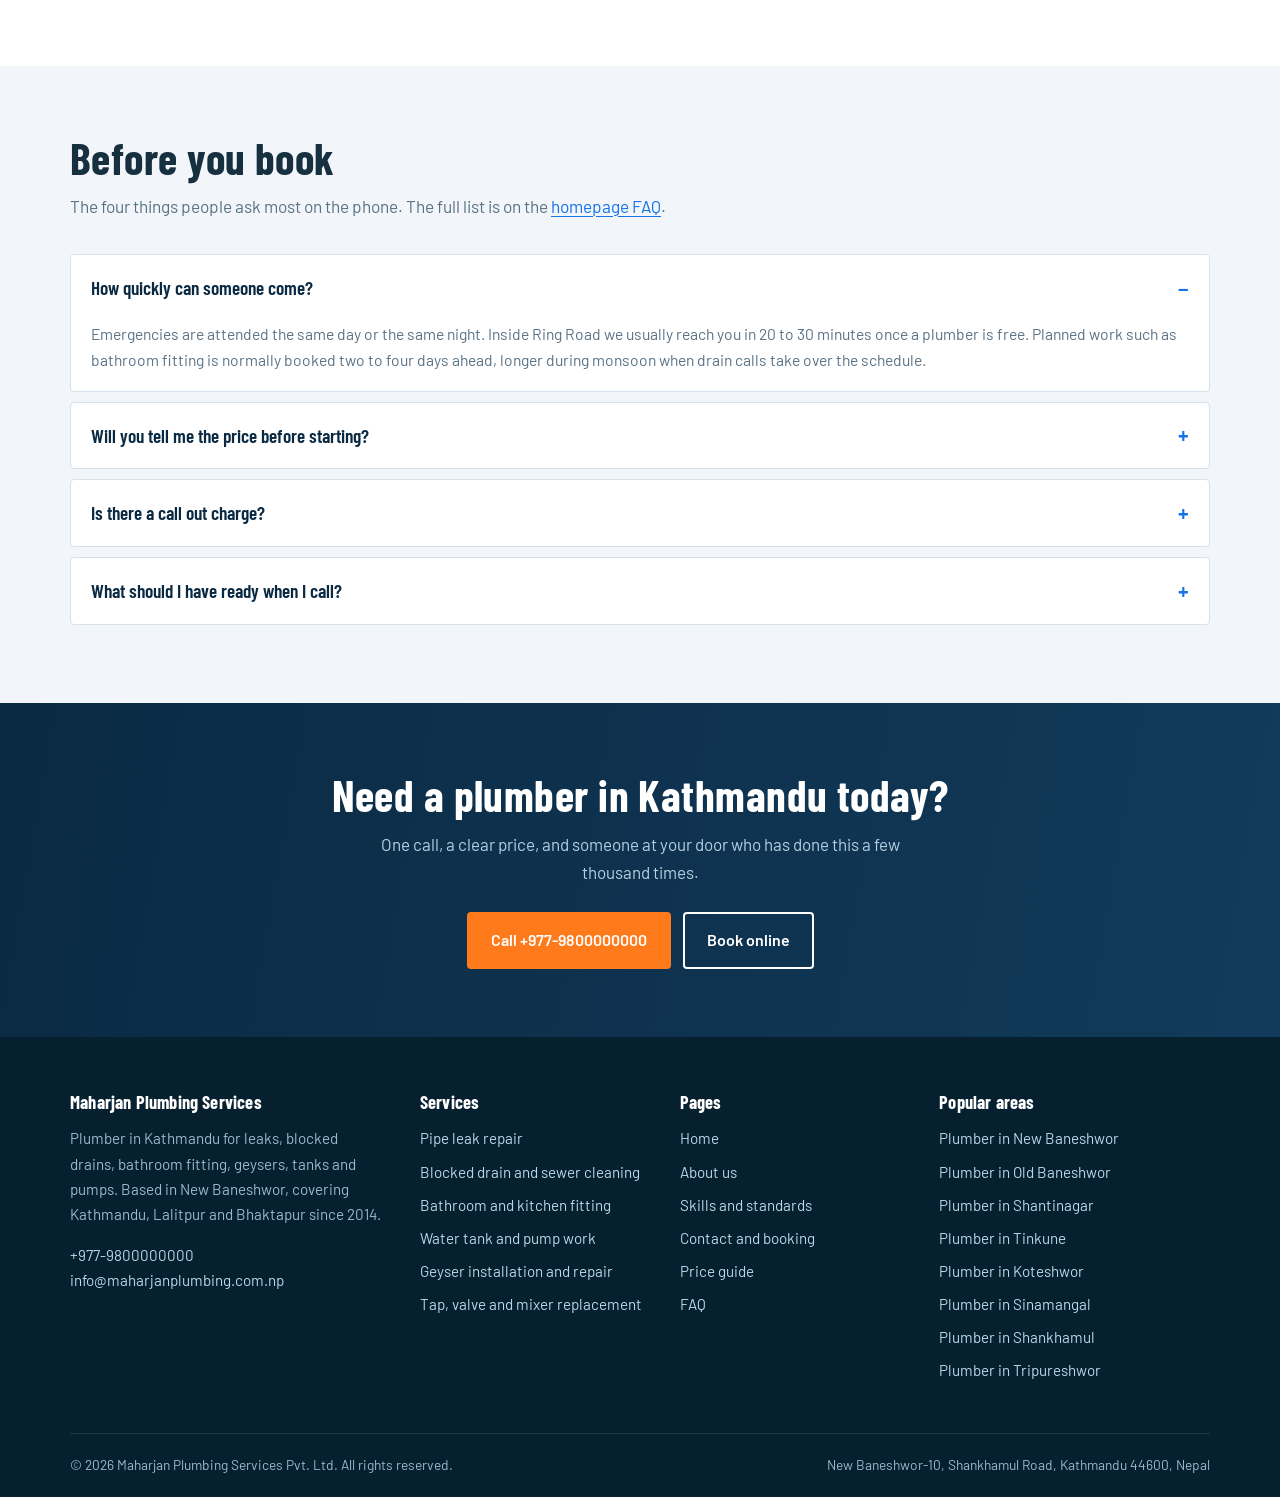
<file: contact.html>
<!DOCTYPE html>
<html lang="en-NP">
<head>
<meta charset="UTF-8">
<meta name="viewport" content="width=device-width, initial-scale=1">
<title>Contact and Book a Plumber in Kathmandu | Maharjan Plumbing</title>
<meta name="description" content="Call +977-9800000000 for a plumber in Kathmandu, Lalitpur or Bhaktapur. Booking 7 AM to 8 PM daily, emergency line 24 hours. New Baneshwor-10, Shankhamul Road.">
<link rel="canonical" href="https://www.maharjanplumbing.com.np/contact.html">
<meta name="robots" content="index,follow,max-image-preview:large,max-snippet:-1">
<meta name="geo.region" content="NP-BA">
<meta name="geo.placename" content="Kathmandu">
<meta name="geo.position" content="27.6915;85.342">
<meta name="ICBM" content="27.6915, 85.342">
<meta property="og:type" content="website">
<meta property="og:site_name" content="Maharjan Plumbing Services">
<meta property="og:title" content="Contact and Book a Plumber in Kathmandu | Maharjan Plumbing">
<meta property="og:description" content="Call +977-9800000000 for a plumber in Kathmandu, Lalitpur or Bhaktapur. Booking 7 AM to 8 PM daily, emergency line 24 hours. New Baneshwor-10, Shankhamul Road.">
<meta property="og:url" content="https://www.maharjanplumbing.com.np/contact.html">
<meta property="og:image" content="https://www.maharjanplumbing.com.np/og-image.jpg">
<meta property="og:locale" content="en_NP">
<meta name="twitter:card" content="summary_large_image">
<link rel="icon" href="data:image/svg+xml,<svg xmlns=%27http://www.w3.org/2000/svg%27 viewBox=%270 0 100 100%27><text y=%27.9em%27 font-size=%2790%27>&#128167;</text></svg>">
<link rel="preconnect" href="https://fonts.googleapis.com">
<link rel="preconnect" href="https://fonts.gstatic.com" crossorigin>
<link href="https://fonts.googleapis.com/css2?family=Barlow+Condensed:wght@600;700&family=Barlow:wght@400;500;600&display=swap" rel="stylesheet">
<script type="application/ld+json">
{
  "@context": "https://schema.org",
  "@graph": [
    {
      "@type": [
        "Plumber",
        "LocalBusiness"
      ],
      "@id": "https://www.maharjanplumbing.com.np/#business",
      "name": "Maharjan Plumbing Services",
      "url": "https://www.maharjanplumbing.com.np/",
      "telephone": "+977-9800000000",
      "email": "info@maharjanplumbing.com.np",
      "address": {
        "@type": "PostalAddress",
        "streetAddress": "New Baneshwor-10, Shankhamul Road",
        "addressLocality": "Kathmandu",
        "addressRegion": "Bagmati Province",
        "postalCode": "44600",
        "addressCountry": "NP"
      },
      "geo": {
        "@type": "GeoCoordinates",
        "latitude": 27.6915,
        "longitude": 85.342
      },
      "openingHoursSpecification": [
        {
          "@type": "OpeningHoursSpecification",
          "dayOfWeek": [
            "Monday",
            "Tuesday",
            "Wednesday",
            "Thursday",
            "Friday",
            "Saturday",
            "Sunday"
          ],
          "opens": "07:00",
          "closes": "20:00"
        }
      ],
      "hasMap": "https://maps.google.com/?cid=0000000000000000000",
      "priceRange": "NPR 500 - NPR 60000"
    },
    {
      "@type": "ContactPage",
      "@id": "https://www.maharjanplumbing.com.np/contact.html#webpage",
      "url": "https://www.maharjanplumbing.com.np/contact.html",
      "name": "Contact and booking",
      "about": {
        "@id": "https://www.maharjanplumbing.com.np/#business"
      },
      "inLanguage": "en-NP"
    },
    {
      "@type": "BreadcrumbList",
      "itemListElement": [
        {
          "@type": "ListItem",
          "position": 1,
          "name": "Home",
          "item": "https://www.maharjanplumbing.com.np/"
        },
        {
          "@type": "ListItem",
          "position": 2,
          "name": "Contact",
          "item": "https://www.maharjanplumbing.com.np/contact.html"
        }
      ]
    }
  ]
}
</script>
<style>
/* ---------- tokens ---------- */
:root{
  --ink:#0A2A43;        /* deep pipe navy */
  --ink-2:#123A5A;
  --blue:#1473E6;       /* water blue, from the original theme */
  --blue-lt:#5AA9FF;
  --brass:#FF7A1A;      /* valve orange, from the original theme */
  --brass-dk:#D95F08;
  --paper:#F2F6FA;
  --line:#D5E2EE;
  --white:#fff;
  --text:#17303F;
  --muted:#5A7285;
  --ok:#1B9E6A;
  --wrap:1180px;
  --r:4px;
}
*{box-sizing:border-box}
html{scroll-behavior:smooth;-webkit-text-size-adjust:100%}
body{
  margin:0;background:var(--paper);color:var(--text);
  font-family:"Barlow",system-ui,-apple-system,"Segoe UI",sans-serif;
  font-size:17px;line-height:1.65;
}
h1,h2,h3,h4,.num{font-family:"Barlow Condensed","Barlow",sans-serif;font-weight:700;letter-spacing:.01em;line-height:1.08;margin:0}
h1{font-size:clamp(2.4rem,5.4vw,4.1rem)}
h2{font-size:clamp(1.9rem,3.6vw,2.75rem)}
h3{font-size:1.35rem}
h4{font-size:1.1rem}
p{margin:0 0 1rem}
a{color:var(--blue);text-decoration-thickness:1px;text-underline-offset:3px}
img,svg{max-width:100%}
.wrap{max-width:var(--wrap);margin:0 auto;padding:0 20px}
.measure{max-width:68ch}
:focus-visible{outline:3px solid var(--brass);outline-offset:2px}

/* ---------- section rhythm (one rule, no competing selectors) ---------- */
.sec{padding:68px 0}
.sec--tight{padding:44px 0}
.sec--white{background:var(--white)}
.sec--navy{background:var(--ink);color:#DCE9F3}
.sec--navy h2,.sec--navy h3{color:#fff}
.sec--navy a{color:var(--blue-lt)}
.sec-head{max-width:72ch;margin-bottom:34px}
.sec-head p{color:var(--muted);font-size:1.08rem;margin-top:10px}
.sec--navy .sec-head p{color:#A9C3D6}

/* ---------- top bar + header ---------- */
.topbar{background:var(--ink);color:#BBD3E6;font-size:.86rem}
.topbar .wrap{display:flex;gap:16px;justify-content:space-between;align-items:center;min-height:38px;flex-wrap:wrap}
.topbar a{color:#fff;font-weight:600;text-decoration:none}
.live{display:inline-flex;align-items:center;gap:7px}
.dot{width:8px;height:8px;border-radius:50%;background:#3ED48E;box-shadow:0 0 0 0 rgba(62,212,142,.7);animation:pulse 2.4s infinite}
@keyframes pulse{70%{box-shadow:0 0 0 9px rgba(62,212,142,0)}100%{box-shadow:0 0 0 0 rgba(62,212,142,0)}}

header.site{position:sticky;top:0;z-index:60;background:rgba(255,255,255,.96);backdrop-filter:blur(8px);border-bottom:1px solid var(--line)}
header.site .wrap{display:flex;align-items:center;gap:18px;min-height:68px}
.logo{display:flex;align-items:center;gap:10px;font-family:"Barlow Condensed",sans-serif;font-weight:700;font-size:1.5rem;color:var(--ink);text-decoration:none;white-space:nowrap}
.logo small{display:block;font-family:"Barlow",sans-serif;font-weight:500;font-size:.68rem;color:var(--muted);letter-spacing:.04em;line-height:1}
nav{margin-left:auto}
nav ul{display:flex;align-items:center;gap:4px;list-style:none;margin:0;padding:0}
nav a{display:block;padding:9px 13px;color:var(--ink);font-weight:600;font-size:.97rem;text-decoration:none;border-radius:var(--r)}
nav a:hover{background:var(--paper)}
nav a.active{box-shadow:inset 0 -3px 0 var(--brass)}
#menu{display:none}
.burger{display:none;margin-left:auto;font-size:1.6rem;line-height:1;padding:6px 10px;cursor:pointer;color:var(--ink)}

/* ---------- buttons ---------- */
.btn{display:inline-flex;align-items:center;justify-content:center;gap:9px;
  padding:13px 22px;border-radius:var(--r);font-weight:600;font-size:1rem;
  text-decoration:none;border:2px solid transparent;cursor:pointer}
.btn--call{background:var(--brass);color:#fff;border-color:var(--brass)}
.btn--call:hover{background:var(--brass-dk);border-color:var(--brass-dk)}
.btn--solid{background:var(--blue);color:#fff;border-color:var(--blue)}
.btn--solid:hover{background:#0F5CBD;border-color:#0F5CBD}
.btn--ghost{border-color:currentColor;color:inherit;background:transparent}
.btn--wa{background:#25D366;border-color:#25D366;color:#06301A}
.btns{display:flex;gap:12px;flex-wrap:wrap;margin-top:26px}

/* ---------- hero ---------- */
.hero{position:relative;background:var(--ink);color:#E3EFF8;overflow:hidden}
.hero::before{content:"";position:absolute;inset:0;
  background-image:linear-gradient(rgba(90,169,255,.10) 1px,transparent 1px),
                   linear-gradient(90deg,rgba(90,169,255,.10) 1px,transparent 1px);
  background-size:46px 46px;mask-image:radial-gradient(120% 90% at 70% 15%,#000 25%,transparent 78%)}
.hero .wrap{position:relative;display:grid;grid-template-columns:1.05fr .95fr;gap:48px;align-items:center;padding-top:62px;padding-bottom:62px}
.eyebrow{display:inline-flex;align-items:center;gap:9px;background:rgba(90,169,255,.14);
  border:1px solid rgba(90,169,255,.34);color:#9FD0FF;padding:6px 13px;border-radius:999px;
  font-size:.88rem;font-weight:600;margin-bottom:20px}
.hero h1{color:#fff;margin-bottom:16px}
.hero .lede{font-size:1.14rem;color:#BDD6E8;max-width:54ch}
.hero-facts{display:flex;gap:26px;flex-wrap:wrap;margin-top:30px;padding-top:22px;border-top:1px solid rgba(255,255,255,.14)}
.hero-facts div{min-width:92px}
.hero-facts b{display:block;font-family:"Barlow Condensed",sans-serif;font-size:1.9rem;color:#fff;line-height:1}
.hero-facts span{font-size:.86rem;color:#9DB9CC}

/* ---------- emergency steps ---------- */
.steps{display:grid;grid-template-columns:repeat(4,1fr);gap:0;border:1px solid var(--line);background:var(--white);border-radius:var(--r);overflow:hidden}
.step{padding:26px 22px;border-right:1px solid var(--line);position:relative}
.step:last-child{border-right:0}
.step .num{display:inline-flex;align-items:center;justify-content:center;width:34px;height:34px;
  border-radius:50%;background:var(--ink);color:#fff;font-size:1.1rem;margin-bottom:14px}
.step h3{margin-bottom:7px;font-size:1.18rem}
.step p{font-size:.95rem;color:var(--muted);margin:0}
.step--danger .num{background:var(--brass)}

/* ---------- services ---------- */
.svc-list{display:grid;grid-template-columns:repeat(2,1fr);gap:0;border-top:1px solid var(--line)}
.svc{display:grid;grid-template-columns:62px 1fr;gap:18px;padding:28px 26px 28px 0;border-bottom:1px solid var(--line)}
.svc:nth-child(odd){border-right:1px solid var(--line);padding-right:34px}
.svc:nth-child(even){padding-left:34px}
.svc .ic{width:52px;height:52px;background:#E8F2FD;border-radius:var(--r);display:flex;align-items:center;justify-content:center}
.svc h3{margin-bottom:6px}
.svc p{font-size:.97rem;color:var(--muted);margin-bottom:10px}
.svc .meta{display:flex;gap:16px;flex-wrap:wrap;font-size:.88rem;color:var(--ink);font-weight:600}
.svc .meta em{font-style:normal;color:var(--muted);font-weight:400}

/* ---------- price chart ---------- */
.chart{border:1px solid var(--line);background:var(--white);border-radius:var(--r);padding:28px}
.prow{display:grid;grid-template-columns:230px 1fr 150px;gap:18px;align-items:center;padding:11px 0;border-bottom:1px dashed var(--line)}
.prow:last-child{border-bottom:0}
.prow .lbl{font-weight:600;font-size:.97rem}
.prow .lbl em{display:block;font-style:normal;font-weight:400;font-size:.82rem;color:var(--muted)}
.track{position:relative;height:16px;background:var(--paper);border-radius:999px;overflow:hidden}
.bar{position:absolute;top:0;bottom:0;background:linear-gradient(90deg,var(--blue-lt),var(--blue));border-radius:999px}
.prow .val{text-align:right;font-weight:600;font-size:.95rem;white-space:nowrap}
.scale{display:flex;justify-content:space-between;font-size:.78rem;color:var(--muted);margin-top:12px;padding-top:10px;border-top:1px solid var(--line)}

/* ---------- areas ---------- */
.zones{display:grid;grid-template-columns:420px 1fr;gap:40px;align-items:start}
.zone-list h3{margin:22px 0 10px;font-size:1.1rem;display:flex;align-items:center;gap:9px}
.swatch{width:13px;height:13px;border-radius:3px;display:inline-block}
.area-grid{display:flex;flex-wrap:wrap;gap:8px}
.area-grid a{display:inline-flex;align-items:baseline;gap:7px;padding:7px 13px;background:var(--white);
  border:1px solid var(--line);border-radius:999px;font-size:.92rem;font-weight:600;color:var(--ink);text-decoration:none}
.area-grid a:hover{border-color:var(--blue);color:var(--blue)}
.area-grid a i{font-style:normal;font-weight:400;font-size:.82rem;color:var(--muted)}

/* ---------- season chart ---------- */
.season{display:grid;grid-template-columns:repeat(12,1fr);gap:9px;align-items:end;height:230px;
  padding:20px 18px 0;background:var(--white);border:1px solid var(--line);border-radius:var(--r)}
.mcol{display:flex;flex-direction:column;justify-content:flex-end;height:100%;gap:3px}
.mbars{display:flex;gap:2px;align-items:flex-end;height:170px}
.mbars span{flex:1;border-radius:2px 2px 0 0}
.b1{background:var(--blue)}       /* drains */
.b2{background:var(--blue-lt)}    /* leaks */
.b3{background:var(--brass)}      /* geyser */
.b4{background:#9BB4C6}           /* pump */
.mcol small{text-align:center;font-size:.72rem;color:var(--muted);padding-top:7px;border-top:1px solid var(--line)}
.legend{display:flex;gap:18px;flex-wrap:wrap;margin-top:16px;font-size:.88rem;color:var(--muted)}
.legend span{display:inline-flex;align-items:center;gap:7px}

/* ---------- table ---------- */
.tbl-wrap{overflow-x:auto;border:1px solid var(--line);border-radius:var(--r);background:var(--white)}
table{border-collapse:collapse;width:100%;min-width:720px;font-size:.95rem}
th,td{text-align:left;padding:14px 16px;border-bottom:1px solid var(--line);vertical-align:top}
thead th{background:var(--ink);color:#fff;font-family:"Barlow Condensed",sans-serif;font-size:1.05rem;font-weight:600}
tbody tr:last-child td{border-bottom:0}
td:first-child{font-weight:600;color:var(--ink)}

/* ---------- reviews ---------- */
.revs{display:grid;grid-template-columns:repeat(3,1fr);gap:22px}
.rev{background:var(--white);border:1px solid var(--line);border-left:3px solid var(--brass);border-radius:var(--r);padding:24px}
.rev p{font-size:.97rem}
.rev footer{font-size:.88rem;color:var(--muted);font-weight:600}
.stars{color:var(--brass);letter-spacing:2px;font-size:.95rem}

/* ---------- faq ---------- */
.faq details{background:var(--white);border:1px solid var(--line);border-radius:var(--r);margin-bottom:10px}
.faq summary{cursor:pointer;padding:17px 20px;font-family:"Barlow Condensed",sans-serif;font-size:1.2rem;font-weight:600;color:var(--ink);list-style:none;display:flex;justify-content:space-between;gap:16px;align-items:center}
.faq summary::-webkit-details-marker{display:none}
.faq summary::after{content:"+";font-size:1.5rem;color:var(--blue);line-height:1}
.faq details[open] summary::after{content:"\2212"}
.faq .ans{padding:0 20px 18px;color:var(--muted);font-size:.98rem}
.faq .ans p{margin:0}

/* ---------- contact ---------- */
.contact-grid{display:grid;grid-template-columns:1fr 1fr;gap:38px;align-items:start}
.nap{background:var(--white);border:1px solid var(--line);border-radius:var(--r);padding:28px}
.nap dl{display:grid;grid-template-columns:120px 1fr;gap:10px 16px;margin:0}
.nap dt{font-weight:600;color:var(--muted);font-size:.9rem}
.nap dd{margin:0;font-weight:600}
.map{border:1px solid var(--line);border-radius:var(--r);overflow:hidden;line-height:0;background:var(--white)}
.map iframe{width:100%;height:340px;border:0}
form.book{display:grid;gap:12px}
form.book label{font-size:.88rem;font-weight:600;color:var(--muted)}
form.book input,form.book select,form.book textarea{
  width:100%;padding:12px 14px;border:1px solid var(--line);border-radius:var(--r);
  font:inherit;font-size:.97rem;background:var(--white);color:var(--text)}
form.book textarea{min-height:110px;resize:vertical}
.field{display:grid;gap:5px}
.two-up{display:grid;grid-template-columns:1fr 1fr;gap:12px}

/* ---------- cta band ---------- */
.band{background:linear-gradient(100deg,var(--ink) 0%,var(--ink-2) 100%);color:#fff;text-align:center}
.band h2{color:#fff}
.band p{color:#B6D0E3;max-width:56ch;margin:12px auto 0}

/* ---------- footer ---------- */
footer.site{background:#06202F;color:#9CB8CC;padding:56px 0 0;font-size:.95rem}
footer.site h3{color:#fff;font-size:1.15rem;margin-bottom:14px}
footer.site a{color:#BBD6E8;text-decoration:none}
footer.site a:hover{text-decoration:underline}
.fgrid{display:grid;grid-template-columns:1.4fr 1fr 1fr 1.2fr;gap:34px}
.fgrid ul{list-style:none;margin:0;padding:0}
.fgrid li{margin-bottom:8px}
.copy{margin-top:42px;padding:20px 0;border-top:1px solid rgba(255,255,255,.1);font-size:.86rem;display:flex;justify-content:space-between;gap:14px;flex-wrap:wrap}

/* ---------- sticky mobile call bar ---------- */
.callbar{position:fixed;left:0;right:0;bottom:0;z-index:70;display:none;
  grid-template-columns:1fr 1fr;gap:1px;background:rgba(0,0,0,.14)}
.callbar a{display:flex;align-items:center;justify-content:center;gap:8px;padding:14px;
  font-weight:600;text-decoration:none;font-size:1rem}
.callbar .c1{background:var(--brass);color:#fff}
.callbar .c2{background:#25D366;color:#06301A}

/* ---------- responsive ---------- */
@media (max-width:980px){
  .hero .wrap{grid-template-columns:1fr;gap:34px}
  .zones{grid-template-columns:1fr}
  .contact-grid{grid-template-columns:1fr}
  .revs{grid-template-columns:1fr}
  .steps{grid-template-columns:1fr 1fr}
  .step:nth-child(2){border-right:0}
  .step:nth-child(1),.step:nth-child(2){border-bottom:1px solid var(--line)}
  .svc-list{grid-template-columns:1fr}
  .svc,.svc:nth-child(odd),.svc:nth-child(even){border-right:0;padding-left:0;padding-right:0}
  .fgrid{grid-template-columns:1fr 1fr}
}
@media (max-width:760px){
  body{font-size:16px;padding-bottom:54px}
  .sec{padding:48px 0}
  nav{position:fixed;inset:68px 0 auto 0;background:#fff;border-bottom:1px solid var(--line);
      transform:translateY(-130%);transition:transform .25s ease;margin:0}
  #menu:checked ~ nav{transform:translateY(0)}
  nav ul{flex-direction:column;align-items:stretch;padding:10px}
  nav a{padding:13px}
  .burger{display:block}
  .callbar{display:grid}
  .prow{grid-template-columns:1fr;gap:6px}
  .prow .val{text-align:left}
  .season{grid-template-columns:repeat(12,1fr);gap:4px;padding:14px 10px 0;height:200px}
  .mbars{height:140px}
  .mcol small{font-size:.6rem}
  .fgrid{grid-template-columns:1fr}
  .steps{grid-template-columns:1fr}
  .step{border-right:0;border-bottom:1px solid var(--line)}
  .step:last-child{border-bottom:0}
}
@media (prefers-reduced-motion:reduce){
  *{animation:none !important;transition:none !important}
  html{scroll-behavior:auto}
}

/* ---------- page banner (inner pages) ---------- */
.pbanner{position:relative;background:var(--ink);color:#DCE9F3;padding:54px 0 50px;overflow:hidden}
.pbanner::before{content:"";position:absolute;inset:0;
  background-image:linear-gradient(rgba(90,169,255,.10) 1px,transparent 1px),
                   linear-gradient(90deg,rgba(90,169,255,.10) 1px,transparent 1px);
  background-size:46px 46px;mask-image:radial-gradient(120% 110% at 80% 10%,#000 20%,transparent 75%)}
.pbanner .wrap{position:relative}
.pbanner h1{color:#fff;max-width:20ch;margin-bottom:14px}
.pbanner p{color:#B6D0E3;max-width:62ch;font-size:1.08rem;margin:0}
.crumbs{font-size:.88rem;color:#8FB0C7;margin-bottom:18px}
.crumbs a{color:#9FD0FF;text-decoration:none}
.crumbs span{padding:0 7px;color:#5A7F99}

/* ---------- team ---------- */
.team{display:grid;grid-template-columns:repeat(3,1fr);gap:22px}
.person{background:var(--white);border:1px solid var(--line);border-radius:var(--r);padding:24px;border-top:3px solid var(--blue)}
.person--lead{border-top-color:var(--brass)}
.avatar{width:62px;height:62px;border-radius:50%;background:#E8F2FD;display:flex;align-items:center;
  justify-content:center;font-family:"Barlow Condensed",sans-serif;font-size:1.5rem;font-weight:700;
  color:var(--blue);margin-bottom:14px}
.person--lead .avatar{background:#FFEFE2;color:var(--brass-dk)}
.person h3{margin-bottom:2px}
.person .role{font-size:.9rem;color:var(--brass-dk);font-weight:600;margin-bottom:10px}
.person p{font-size:.94rem;color:var(--muted);margin-bottom:10px}
.person dl{display:grid;grid-template-columns:auto 1fr;gap:4px 12px;margin:0;font-size:.86rem}
.person dt{color:var(--muted)}
.person dd{margin:0;font-weight:600;color:var(--ink)}

/* ---------- timeline ---------- */
.tline{position:relative;padding-left:30px;margin-top:10px}
.tline::before{content:"";position:absolute;left:7px;top:6px;bottom:6px;width:3px;background:var(--line)}
.tline li{position:relative;list-style:none;padding-bottom:26px}
.tline li::before{content:"";position:absolute;left:-29px;top:6px;width:17px;height:17px;border-radius:50%;
  background:var(--white);border:3px solid var(--blue)}
.tline li:last-child::before{border-color:var(--brass)}
.tline b{display:block;font-family:"Barlow Condensed",sans-serif;font-size:1.3rem;color:var(--ink)}
.tline span{font-size:.86rem;color:var(--brass-dk);font-weight:600}
.tline p{font-size:.95rem;color:var(--muted);margin:6px 0 0}

/* ---------- skill bars ---------- */
.skills-list{display:grid;gap:20px}
.skill{background:var(--white);border:1px solid var(--line);border-radius:var(--r);padding:20px 22px}
.skill-top{display:flex;justify-content:space-between;align-items:baseline;gap:16px;flex-wrap:wrap}
.skill h3{font-size:1.2rem}
.skill .yrs{font-size:.86rem;color:var(--muted);font-weight:600;white-space:nowrap}
.sbar{height:10px;background:var(--paper);border-radius:999px;overflow:hidden;margin:12px 0 10px}
.sbar i{display:block;height:100%;background:linear-gradient(90deg,var(--blue-lt),var(--blue));border-radius:999px}
.skill p{font-size:.94rem;color:var(--muted);margin:0}

/* ---------- equipment / kit ---------- */
.kit{display:grid;grid-template-columns:repeat(4,1fr);gap:16px}
.kit div{background:var(--white);border:1px solid var(--line);border-radius:var(--r);padding:18px}
.kit h4{margin-bottom:6px;font-size:1.05rem}
.kit p{font-size:.88rem;color:var(--muted);margin:0}

/* ---------- certificate strip ---------- */
.certs{display:grid;grid-template-columns:repeat(3,1fr);gap:18px}
.cert{background:var(--white);border:1px solid var(--line);border-left:3px solid var(--ok);border-radius:var(--r);padding:20px}
.cert b{display:block;font-family:"Barlow Condensed",sans-serif;font-size:1.2rem;color:var(--ink)}
.cert span{font-size:.86rem;color:var(--muted)}

/* ---------- hours table ---------- */
.hours{width:100%;min-width:0;border-collapse:collapse;font-size:.95rem}
.hours td{padding:9px 0;border-bottom:1px dashed var(--line)}
.hours td:last-child{text-align:right;font-weight:600}
.hours tr:last-child td{border-bottom:0}
.today{color:var(--ok);font-weight:600}

/* ---------- contact channels ---------- */
.channels{display:grid;grid-template-columns:repeat(3,1fr);gap:18px}
.chan{background:var(--white);border:1px solid var(--line);border-radius:var(--r);padding:22px;text-align:center}
.chan .big{font-family:"Barlow Condensed",sans-serif;font-size:1.45rem;color:var(--ink);display:block;margin:8px 0 4px;word-break:break-word}
.chan a.big{text-decoration:none}
.chan p{font-size:.86rem;color:var(--muted);margin:0}
.chan .glyph{font-size:1.7rem;line-height:1}

/* ---------- alert ---------- */
.alert{background:#FFF3E8;border:1px solid #F7CEA8;border-left:4px solid var(--brass);
  border-radius:var(--r);padding:20px 22px}
.alert h3{color:var(--brass-dk);margin-bottom:6px}
.alert p{margin:0;font-size:.96rem;color:#7A4411}

@media (max-width:980px){
  .team{grid-template-columns:1fr 1fr}
  .kit{grid-template-columns:1fr 1fr}
  .certs{grid-template-columns:1fr}
  .channels{grid-template-columns:1fr}
}
@media (max-width:760px){
  .team{grid-template-columns:1fr}
  .kit{grid-template-columns:1fr}
}
</style>
</head>
<body>

<div class="topbar"><div class="wrap">
  <span class="live"><span class="dot"></span> Open now, 7 AM to 8 PM. Emergency line answered 24 hours.</span>
  <a href="tel:+9779800000000">Call +977-9800000000</a>
</div></div>

<header class="site"><div class="wrap">
  <a class="logo" href="index.html">&#128167; <span>Maharjan Plumbing<small>New Baneshwor, Kathmandu</small></span></a>
  <input type="checkbox" id="menu" hidden>
  <label class="burger" for="menu" aria-label="Open menu" role="button" tabindex="0">&#9776;</label>
  <nav aria-label="Main">
    <ul>
      <li><a href="index.html">Home</a></li>
      <li><a href="about.html">About us</a></li>
      <li><a href="skills.html">Skills</a></li>
      <li><a href="contact.html" class="active">Contact</a></li>
      <li><a class="btn btn--call" href="tel:+9779800000000">Call now</a></li>
    </ul>
  </nav>
</div></header>

<section class="pbanner"><div class="wrap">
  <nav class="crumbs" aria-label="Breadcrumb">
    <a href="index.html">Home</a><span>/</span>Contact
  </nav>
  <h1>Call, message, or send us the form</h1>
  <p>Anything urgent, ring the number. For planned work, the form takes about a minute and we reply the same day with a time slot and a price band.</p>
</div></section>

<main>

<section class="sec sec--tight"><div class="wrap">
  <div class="channels">
    <div class="chan">
      <div class="glyph" aria-hidden="true">&#128222;</div>
      <a class="big" href="tel:+9779800000000">+977-9800000000</a>
      <p>Fastest for anything leaking right now. Answered 24 hours.</p>
    </div>
    <div class="chan">
      <div class="glyph" aria-hidden="true">&#128172;</div>
      <a class="big" href="https://wa.me/9779800000000">WhatsApp and Viber</a>
      <p>Send a photo of the problem and we can usually price it on the spot.</p>
    </div>
    <div class="chan">
      <div class="glyph" aria-hidden="true">&#9993;</div>
      <a class="big" href="mailto:info@maharjanplumbing.com.np">info@maharjanplumbing.com.np</a>
      <p>Best for quotes on bathroom fitting and new building work.</p>
    </div>
  </div>
</div></section>

<section class="sec"><div class="wrap">
  <div class="contact-grid">
    <div class="nap">
      <h3 style="margin-bottom:16px">Request a call back</h3>
      <p style="font-size:.94rem;color:var(--muted)">Tell us where you are and what is wrong. The more detail, the more accurate the price we can give you before anyone travels.</p>

      <!-- DEMO NOTE: a static HTML page cannot email this form by itself.
           Sign up at formspree.io (free) and paste your form ID below, or use
           Web3Forms or Netlify Forms. Until then the form will not send. -->
      <form class="book" method="post" action="https://formspree.io/f/YOUR_FORM_ID" style="margin-top:20px">
        <div class="two-up">
          <div class="field"><label for="n">Your name</label><input id="n" name="name" required autocomplete="name"></div>
          <div class="field"><label for="t">Phone number</label><input id="t" name="phone" type="tel" required autocomplete="tel"></div>
        </div>
        <div class="two-up">
          <div class="field">
            <label for="ar">Your area</label>
            <select id="ar" name="area" required>
              <option value="">Select area</option>
                <option>New Baneshwor</option>
                <option>Old Baneshwor</option>
                <option>Shantinagar</option>
                <option>Tinkune</option>
                <option>Koteshwor</option>
                <option>Sinamangal</option>
                <option>Shankhamul</option>
                <option>Tripureshwor</option>
                <option>Baluwatar</option>
                <option>Lazimpat</option>
                <option>Thamel</option>
                <option>Chabahil</option>
                <option>Boudha</option>
                <option>Maharajgunj</option>
                <option>Pulchowk</option>
                <option>Jawalakhel</option>
                <option>Kupondole</option>
                <option>Imadol</option>
                <option>Satdobato</option>
                <option>Kalanki</option>
                <option>Balaju</option>
                <option>Gongabu</option>
                <option>Budhanilkantha</option>
                <option>Bhaktapur</option>
                <option>Madhyapur Thimi</option>
                <option>Suryabinayak</option>
              <option>Other</option>
            </select>
          </div>
          <div class="field">
            <label for="sv">What do you need</label>
            <select id="sv" name="service" required>
              <option value="">Select service</option>
                <option>Pipe leak repair</option>
                <option>Blocked drain and sewer cleaning</option>
                <option>Bathroom and kitchen fitting</option>
                <option>Water tank and pump work</option>
                <option>Geyser installation and repair</option>
                <option>Tap, valve and mixer replacement</option>
                <option>New building plumbing</option>
                <option>24/7 emergency plumber</option>
            </select>
          </div>
        </div>
        <div class="two-up">
          <div class="field">
            <label for="ur">How urgent is it</label>
            <select id="ur" name="urgency" required>
              <option value="">Select</option>
              <option>Emergency, water is coming in now</option>
              <option>Today if possible</option>
              <option>This week</option>
              <option>Just getting a quote</option>
            </select>
          </div>
          <div class="field">
            <label for="bt">Best time to call</label>
            <select id="bt" name="besttime">
              <option>Any time</option>
              <option>Morning, 7 AM to 11 AM</option>
              <option>Afternoon, 11 AM to 4 PM</option>
              <option>Evening, 4 PM to 8 PM</option>
            </select>
          </div>
        </div>
        <div class="field"><label for="ms">Describe the problem</label><textarea id="ms" name="message" placeholder="For example: water dripping from the ceiling below the first floor bathroom since yesterday, getting worse"></textarea></div>
        <button class="btn btn--solid" type="submit">Request a call back</button>
        <p style="font-size:.82rem;color:var(--muted);margin:0">We use your number only to call you back about this job. We do not pass it on.</p>
      </form>
    </div>

    <div>
      <div class="alert" style="margin-bottom:22px">
        <h3>Water coming in right now?</h3>
        <p>Do not wait for the form. Close the stopcock, switch the pump off, trip the breaker if water is near any socket, then call <a href="tel:+9779800000000">+977-9800000000</a>. Full emergency steps are on the <a href="index.html#emergency">homepage</a>.</p>
      </div>

      <div class="nap" style="margin-bottom:22px">
        <h3 style="margin-bottom:14px">Workshop and office</h3>
        <dl>
          <dt>Address</dt>
          <dd><address style="font-style:normal;font-weight:600">New Baneshwor-10, Shankhamul Road<br>Kathmandu 44600, Nepal</address></dd>
          <dt>Landmark</dt><dd>Two minutes from Baneshwor chowk</dd>
          <dt>Phone</dt><dd><a href="tel:+9779800000000">+977-9800000000</a></dd>
          <dt>Email</dt><dd><a href="mailto:info@maharjanplumbing.com.np">info@maharjanplumbing.com.np</a></dd>
          <dt>Payment</dt><dd>Cash, eSewa, Khalti, bank transfer</dd>
          <dt>Languages</dt><dd>Nepali, Newari, Hindi, English</dd>
        </dl>
        <h3 style="margin:22px 0 10px">Opening hours</h3>
        <table class="hours">
          <tbody>
        <tr><td>Sunday</td><td>7 AM to 8 PM</td></tr>
        <tr><td>Monday</td><td>7 AM to 8 PM</td></tr>
        <tr><td>Tuesday</td><td>7 AM to 8 PM</td></tr>
        <tr><td>Wednesday</td><td>7 AM to 8 PM</td></tr>
        <tr><td>Thursday</td><td>7 AM to 8 PM</td></tr>
        <tr><td>Friday</td><td>7 AM to 8 PM</td></tr>
        <tr><td>Saturday</td><td>7 AM to 8 PM</td></tr>
        <tr><td>Emergency line</td><td>24 hours, every day</td></tr>
          </tbody>
        </table>
      </div>

      <div class="map">
        <iframe title="Map showing Maharjan Plumbing Services in New Baneshwor, Kathmandu"
          src="https://www.google.com/maps?q=27.6915,85.342&amp;z=15&amp;output=embed"
          loading="lazy" referrerpolicy="no-referrer-when-downgrade"></iframe>
      </div>
      <div style="background:var(--white);border:1px solid var(--line);border-top:0;border-radius:0 0 var(--r) var(--r);padding:20px">
        <h3 style="margin-bottom:8px">Finding us</h3>
        <p style="font-size:.95rem;color:var(--muted);margin:0">Coming from Baneshwor chowk, head down Shankhamul Road towards the bridge. We are on the left after the second turning, ground floor, blue shutter. Most customers never need to visit, because we come to you, but the workshop is open during booking hours if you want to talk a bigger job through in person.</p>
        <div class="btns"><a class="btn btn--ghost" style="color:var(--blue);border-color:var(--blue)" href="https://maps.google.com/?cid=0000000000000000000" rel="noopener" target="_blank">Open in Google Maps</a></div>
      </div>
    </div>
  </div>
</div></section>

<section class="sec sec--white"><div class="wrap">
  <div class="sec-head">
    <h2>How soon can we reach you</h2>
    <p>Daytime estimates from the workshop in New Baneshwor. Not on the list? Call anyway, and if we cannot get to you in a sensible time we will say so rather than take the booking.</p>
  </div>
  <div class="zones">
    <figure style="margin:0">
    <svg viewBox="0 0 400 400" role="img" aria-labelledby="covT2 covD2" xmlns="http://www.w3.org/2000/svg">
      <title id="covT2">Coverage map showing three arrival time rings around New Baneshwor</title>
      <desc id="covD2">Inner ring up to 20 minutes, middle ring 20 to 30 minutes, outer ring 30 to 45 minutes.</desc>
      <circle cx="200" cy="200" r="190" fill="#EAF3FB" stroke="#D5E2EE"/>
      <circle cx="200" cy="200" r="190" fill="none" stroke="#9BB4C6" stroke-width="1.5" stroke-dasharray="5 6"/>
      <circle cx="200" cy="200" r="128" fill="#D3E7FA" stroke="#5AA9FF" stroke-width="1.5" stroke-dasharray="5 6"/>
      <circle cx="200" cy="200" r="70"  fill="#BBDBF8" stroke="#1473E6" stroke-width="2"/>
      <circle cx="200" cy="200" r="150" fill="none" stroke="#9BB4C6" stroke-width="7" opacity=".45"/>
      <path d="M200 176a15 15 0 0 1 15 15c0 11-15 27-15 27s-15-16-15-27a15 15 0 0 1 15-15z" fill="#FF7A1A"/>
      <circle cx="200" cy="191" r="5" fill="#fff"/>
      <g font-family="Barlow, sans-serif" font-size="12" fill="#17303F" text-anchor="middle">
        <text x="200" y="240" font-weight="600">New Baneshwor</text>
        <text x="200" y="150" font-size="11" fill="#0A2A43" font-weight="600">under 20 min</text>
        <text x="200" y="92"  font-size="11" fill="#2E5A78">20 to 30 min</text>
        <text x="200" y="34"  font-size="11" fill="#5A7285">30 to 45 min</text>
        <text x="312" y="205" font-size="10" fill="#5A7285">Ring Road</text>
      </g>
    </svg>
    </figure>
    <div class="zone-list">
        <h3><span class="swatch" style="background:var(--blue)"></span>Inner, under 20 minutes</h3>
        <div class="area-grid">
            <a href="/plumber-in-new-baneshwor/">New Baneshwor <i>10 min</i></a>
            <a href="/plumber-in-old-baneshwor/">Old Baneshwor <i>12 min</i></a>
            <a href="/plumber-in-shantinagar/">Shantinagar <i>12 min</i></a>
            <a href="/plumber-in-tinkune/">Tinkune <i>15 min</i></a>
            <a href="/plumber-in-koteshwor/">Koteshwor <i>18 min</i></a>
            <a href="/plumber-in-sinamangal/">Sinamangal <i>18 min</i></a>
            <a href="/plumber-in-shankhamul/">Shankhamul <i>10 min</i></a>
        </div>
        <h3><span class="swatch" style="background:var(--blue-lt)"></span>Ring Road belt, 20 to 30 minutes</h3>
        <div class="area-grid">
            <a href="/plumber-in-tripureshwor/">Tripureshwor <i>20 min</i></a>
            <a href="/plumber-in-baluwatar/">Baluwatar <i>25 min</i></a>
            <a href="/plumber-in-lazimpat/">Lazimpat <i>25 min</i></a>
            <a href="/plumber-in-thamel/">Thamel <i>28 min</i></a>
            <a href="/plumber-in-chabahil/">Chabahil <i>25 min</i></a>
            <a href="/plumber-in-boudha/">Boudha <i>28 min</i></a>
            <a href="/plumber-in-maharajgunj/">Maharajgunj <i>30 min</i></a>
            <a href="/plumber-in-pulchowk/">Pulchowk <i>25 min</i></a>
            <a href="/plumber-in-jawalakhel/">Jawalakhel <i>28 min</i></a>
            <a href="/plumber-in-kupondole/">Kupondole <i>22 min</i></a>
        </div>
        <h3><span class="swatch" style="background:#9BB4C6"></span>Outer valley, 30 to 45 minutes</h3>
        <div class="area-grid">
            <a href="/plumber-in-imadol/">Imadol <i>30 min</i></a>
            <a href="/plumber-in-satdobato/">Satdobato <i>32 min</i></a>
            <a href="/plumber-in-kalanki/">Kalanki <i>35 min</i></a>
            <a href="/plumber-in-balaju/">Balaju <i>35 min</i></a>
            <a href="/plumber-in-gongabu/">Gongabu <i>35 min</i></a>
            <a href="/plumber-in-budhanilkantha/">Budhanilkantha <i>40 min</i></a>
            <a href="/plumber-in-bhaktapur/">Bhaktapur <i>40 min</i></a>
            <a href="/plumber-in-thimi/">Madhyapur Thimi <i>35 min</i></a>
            <a href="/plumber-in-suryabinayak/">Suryabinayak <i>45 min</i></a>
        </div>
    </div>
  </div>
</div></section>

<section class="sec faq"><div class="wrap">
  <div class="sec-head">
    <h2>Before you book</h2>
    <p>The four things people ask most on the phone. The full list is on the <a href="index.html#faq">homepage FAQ</a>.</p>
  </div>
  <details open>
    <summary>How quickly can someone come?</summary>
    <div class="ans"><p>Emergencies are attended the same day or the same night. Inside Ring Road we usually reach you in 20 to 30 minutes once a plumber is free. Planned work such as bathroom fitting is normally booked two to four days ahead, longer during monsoon when drain calls take over the schedule.</p></div>
  </details>
  <details>
    <summary>Will you tell me the price before starting?</summary>
    <div class="ans"><p>Yes, always. You get a price band on the phone, then a firm figure once the plumber has seen the job. Nothing starts until you agree to that figure, and if the job turns out bigger than expected we stop and tell you rather than carrying on and adding it to the bill.</p></div>
  </details>
  <details>
    <summary>Is there a call out charge?</summary>
    <div class="ans"><p>No charge for a daytime site visit inside Ring Road. Night emergency call out is NPR 1,000 for the visit, with the repair charged on top at the normal rate. Outside Ring Road we will tell you the travel charge, if any, on the call.</p></div>
  </details>
  <details>
    <summary>What should I have ready when I call?</summary>
    <div class="ans"><p>Your area and nearest landmark, what you can see happening, roughly when it started, and whether you have already closed the water off. A photo on WhatsApp is worth more than all of it, because we can often identify the fitting and bring the right part first time.</p></div>
  </details>
</div></section>


<section class="sec band"><div class="wrap">
  <h2>Need a plumber in Kathmandu today?</h2>
  <p>One call, a clear price, and someone at your door who has done this a few thousand times.</p>
  <div class="btns" style="justify-content:center">
    <a class="btn btn--call" href="tel:+9779800000000">Call +977-9800000000</a>
    <a class="btn btn--ghost" href="contact.html">Book online</a>
  </div>
</div></section>

</main>

<footer class="site"><div class="wrap">
  <div class="fgrid">
    <div>
      <h3>Maharjan Plumbing Services</h3>
      <p>Plumber in Kathmandu for leaks, blocked drains, bathroom fitting, geysers, tanks and pumps. Based in New Baneshwor, covering Kathmandu, Lalitpur and Bhaktapur since 2014.</p>
      <p><a href="tel:+9779800000000">+977-9800000000</a><br>
         <a href="mailto:info@maharjanplumbing.com.np">info@maharjanplumbing.com.np</a></p>
    </div>
    <div>
      <h3>Services</h3>
      <ul>
          <li><a href="index.html#pipe-leak-repair">Pipe leak repair</a></li>
          <li><a href="index.html#blocked-drain-cleaning">Blocked drain and sewer cleaning</a></li>
          <li><a href="index.html#bathroom-fitting">Bathroom and kitchen fitting</a></li>
          <li><a href="index.html#water-tank-pump">Water tank and pump work</a></li>
          <li><a href="index.html#geyser-installation">Geyser installation and repair</a></li>
          <li><a href="index.html#tap-replacement">Tap, valve and mixer replacement</a></li>
      </ul>
    </div>
    <div>
      <h3>Pages</h3>
      <ul>
        <li><a href="index.html">Home</a></li>
        <li><a href="about.html">About us</a></li>
        <li><a href="skills.html">Skills and standards</a></li>
        <li><a href="contact.html">Contact and booking</a></li>
        <li><a href="index.html#prices">Price guide</a></li>
        <li><a href="index.html#faq">FAQ</a></li>
      </ul>
    </div>
    <div>
      <h3>Popular areas</h3>
      <ul>
          <li><a href="/plumber-in-new-baneshwor/">Plumber in New Baneshwor</a></li>
          <li><a href="/plumber-in-old-baneshwor/">Plumber in Old Baneshwor</a></li>
          <li><a href="/plumber-in-shantinagar/">Plumber in Shantinagar</a></li>
          <li><a href="/plumber-in-tinkune/">Plumber in Tinkune</a></li>
          <li><a href="/plumber-in-koteshwor/">Plumber in Koteshwor</a></li>
          <li><a href="/plumber-in-sinamangal/">Plumber in Sinamangal</a></li>
          <li><a href="/plumber-in-shankhamul/">Plumber in Shankhamul</a></li>
          <li><a href="/plumber-in-tripureshwor/">Plumber in Tripureshwor</a></li>
      </ul>
    </div>
  </div>
  <div class="copy">
    <span>&copy; 2026 Maharjan Plumbing Services Pvt. Ltd. All rights reserved.</span>
    <span>New Baneshwor-10, Shankhamul Road, Kathmandu 44600, Nepal</span>
  </div>
</div></footer>

<div class="callbar">
  <a class="c1" href="tel:+9779800000000">Call now</a>
  <a class="c2" href="https://wa.me/9779800000000">WhatsApp</a>
</div>

</body>
</html>
</file>
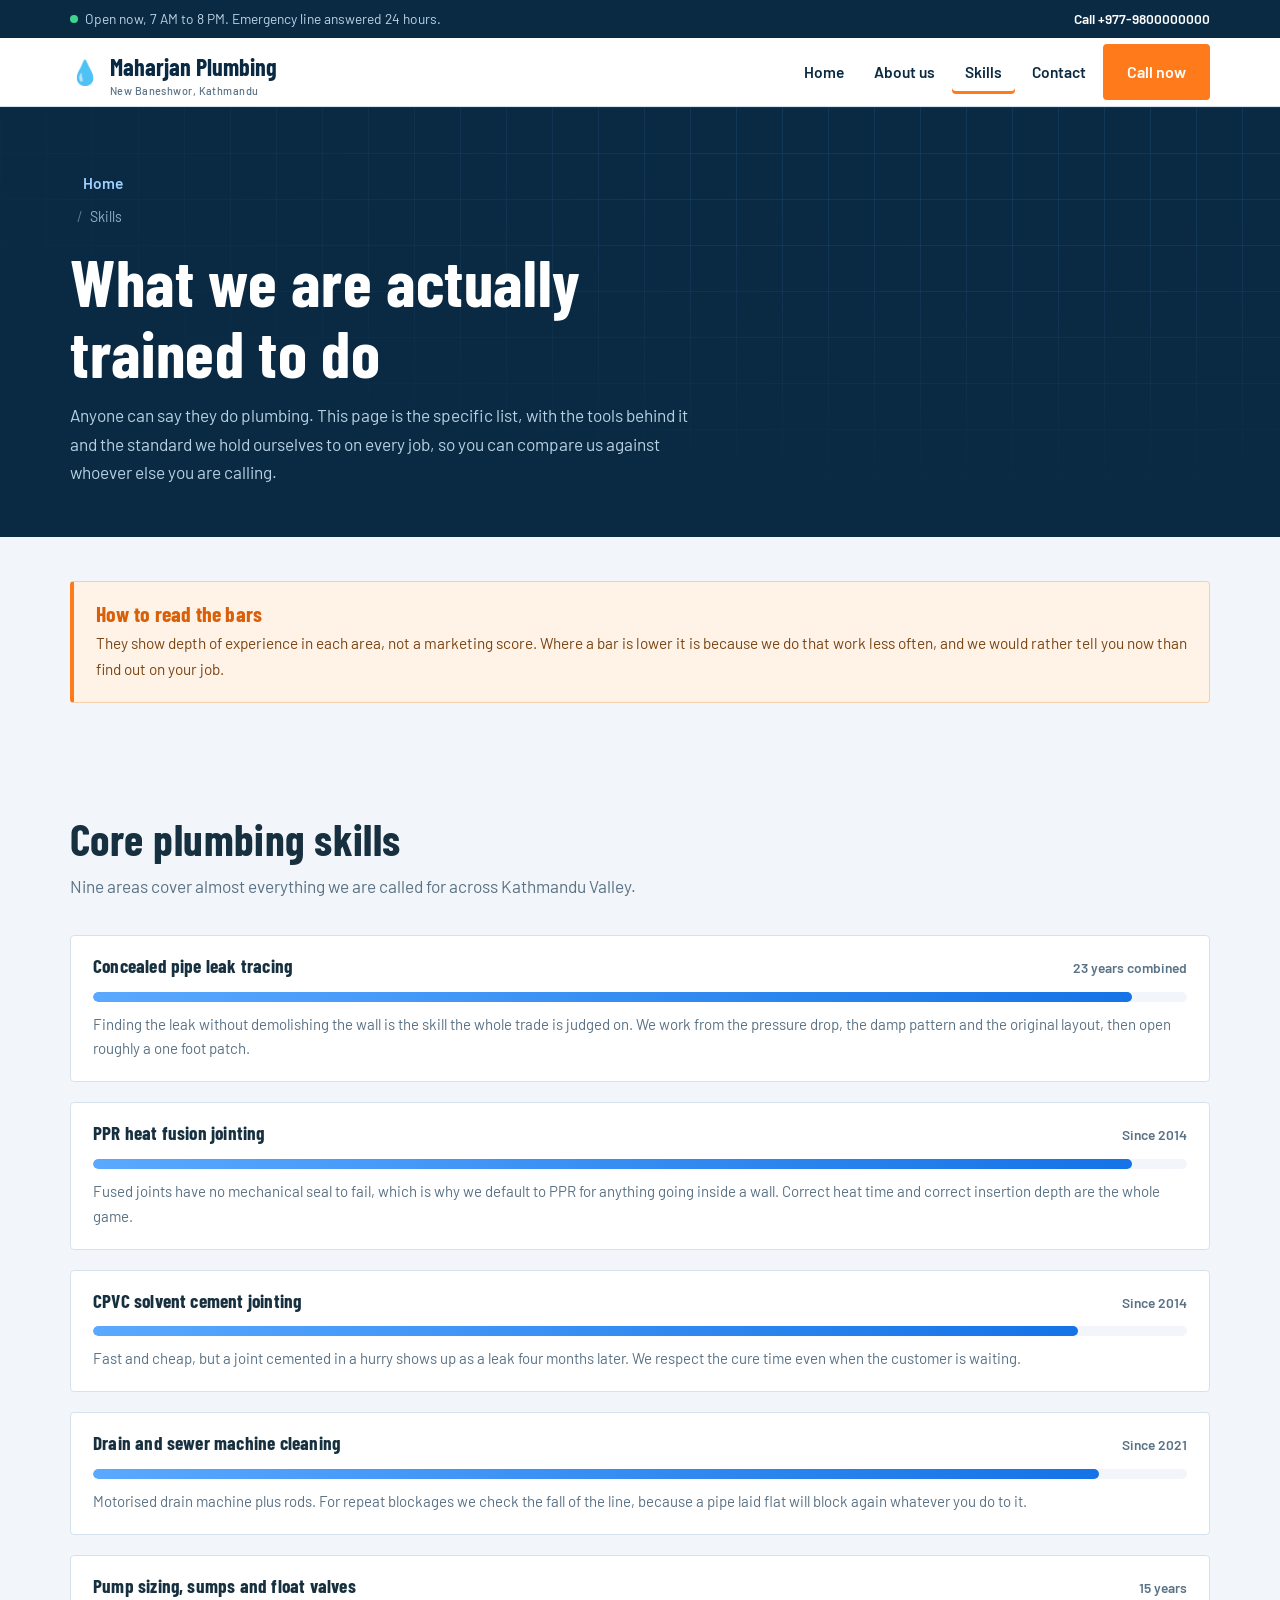
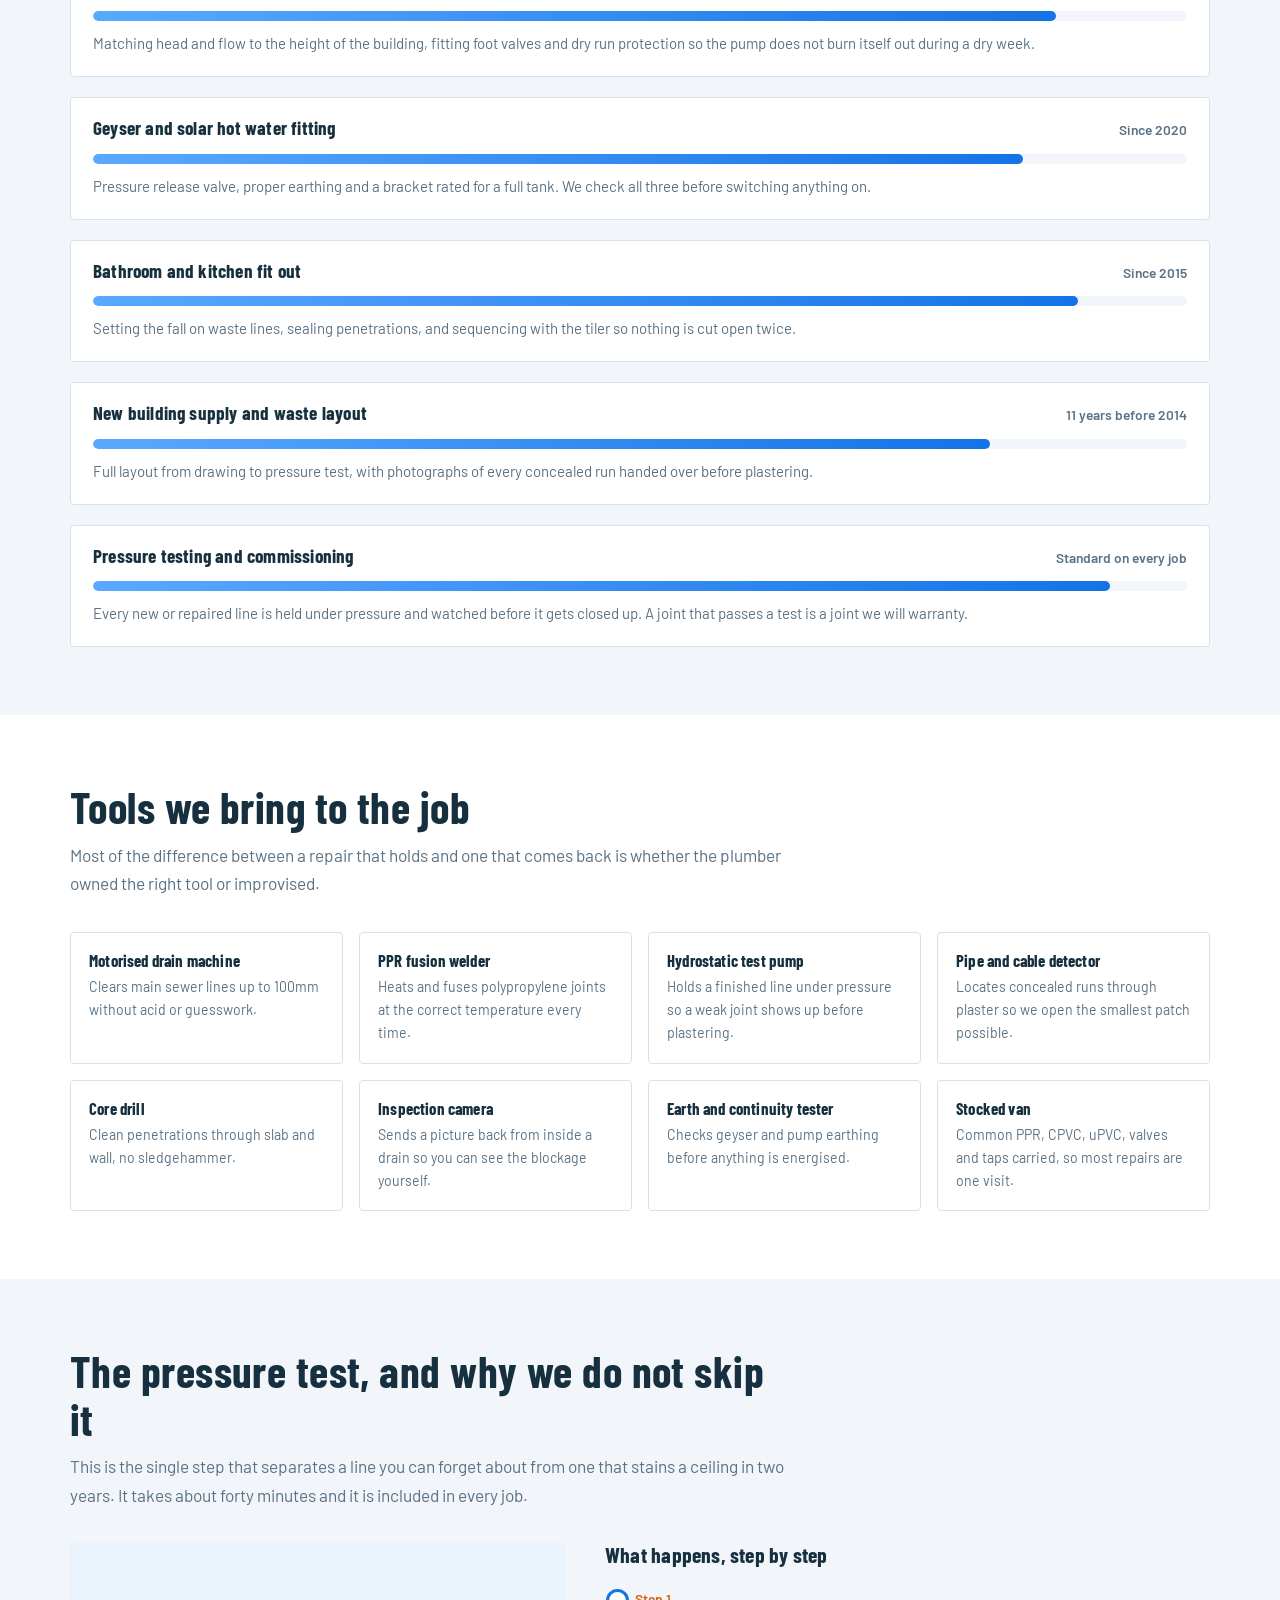
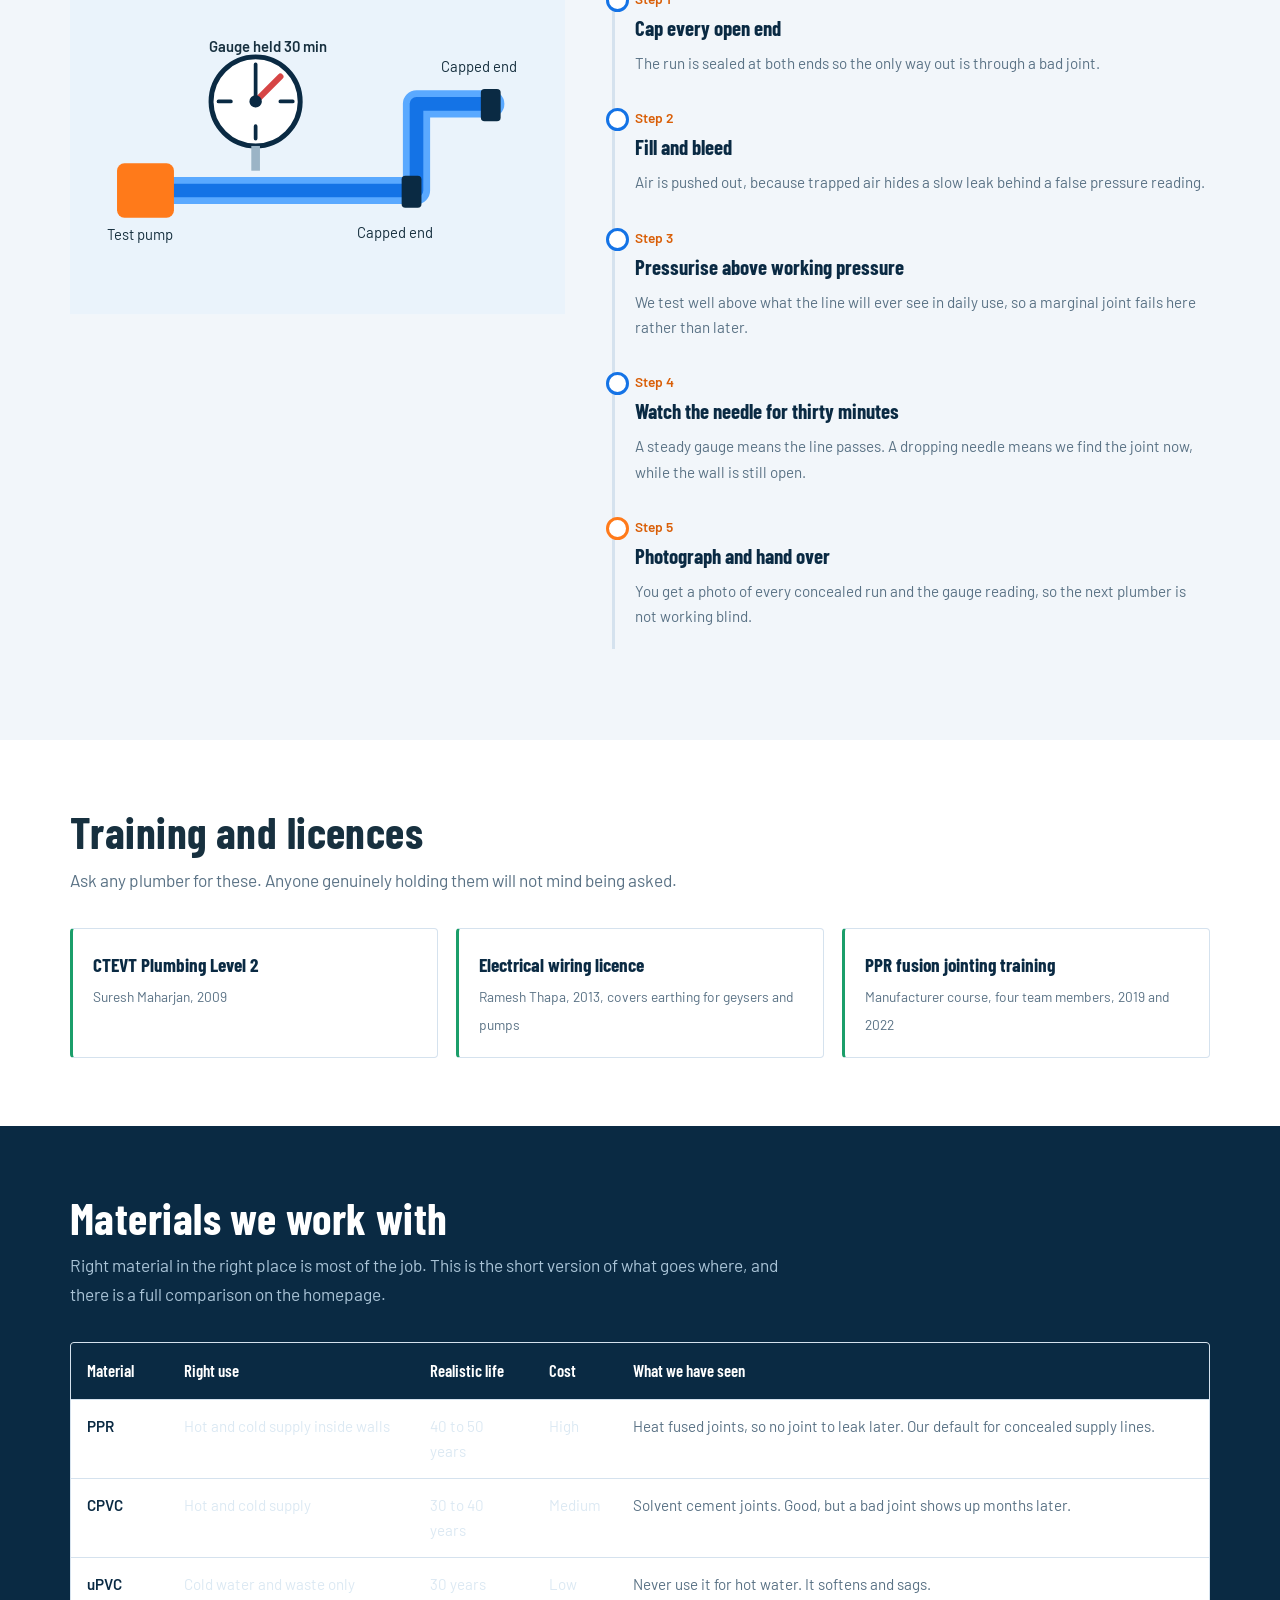
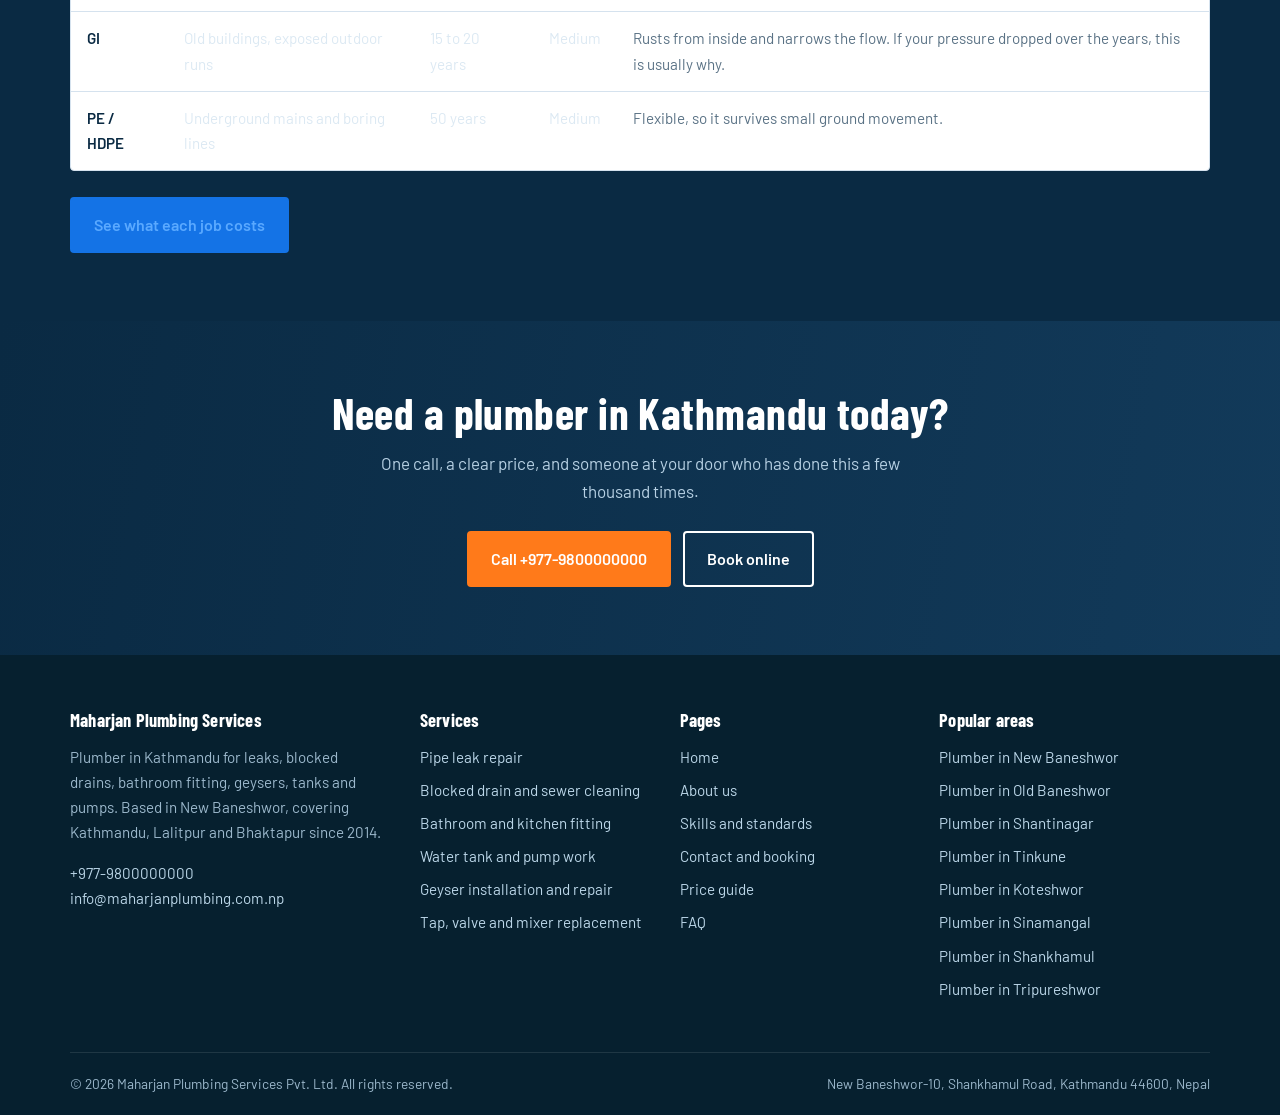
<file: skills.html>
<!DOCTYPE html>
<html lang="en-NP">
<head>
<meta charset="UTF-8">
<meta name="viewport" content="width=device-width, initial-scale=1">
<title>Our Plumbing Skills, Tools and Standards | Kathmandu</title>
<meta name="description" content="What our Kathmandu plumbers are actually trained on: PPR fusion, drain machine cleaning, pump sizing, geyser safety, pressure testing, and the tools we carry.">
<link rel="canonical" href="https://www.maharjanplumbing.com.np/skills.html">
<meta name="robots" content="index,follow,max-image-preview:large,max-snippet:-1">
<meta name="geo.region" content="NP-BA">
<meta name="geo.placename" content="Kathmandu">
<meta name="geo.position" content="27.6915;85.342">
<meta name="ICBM" content="27.6915, 85.342">
<meta property="og:type" content="website">
<meta property="og:site_name" content="Maharjan Plumbing Services">
<meta property="og:title" content="Our Plumbing Skills, Tools and Standards | Kathmandu">
<meta property="og:description" content="What our Kathmandu plumbers are actually trained on: PPR fusion, drain machine cleaning, pump sizing, geyser safety, pressure testing, and the tools we carry.">
<meta property="og:url" content="https://www.maharjanplumbing.com.np/skills.html">
<meta property="og:image" content="https://www.maharjanplumbing.com.np/og-image.jpg">
<meta property="og:locale" content="en_NP">
<meta name="twitter:card" content="summary_large_image">
<link rel="icon" href="data:image/svg+xml,<svg xmlns=%27http://www.w3.org/2000/svg%27 viewBox=%270 0 100 100%27><text y=%27.9em%27 font-size=%2790%27>&#128167;</text></svg>">
<link rel="preconnect" href="https://fonts.googleapis.com">
<link rel="preconnect" href="https://fonts.gstatic.com" crossorigin>
<link href="https://fonts.googleapis.com/css2?family=Barlow+Condensed:wght@600;700&family=Barlow:wght@400;500;600&display=swap" rel="stylesheet">
<script type="application/ld+json">
{
  "@context": "https://schema.org",
  "@graph": [
    {
      "@type": [
        "Plumber",
        "LocalBusiness"
      ],
      "@id": "https://www.maharjanplumbing.com.np/#business",
      "name": "Maharjan Plumbing Services",
      "url": "https://www.maharjanplumbing.com.np/",
      "telephone": "+977-9800000000",
      "email": "info@maharjanplumbing.com.np",
      "address": {
        "@type": "PostalAddress",
        "streetAddress": "New Baneshwor-10, Shankhamul Road",
        "addressLocality": "Kathmandu",
        "addressRegion": "Bagmati Province",
        "postalCode": "44600",
        "addressCountry": "NP"
      },
      "geo": {
        "@type": "GeoCoordinates",
        "latitude": 27.6915,
        "longitude": 85.342
      },
      "knowsAbout": [
        "Concealed pipe leak tracing",
        "PPR heat fusion jointing",
        "CPVC solvent cement jointing",
        "Drain and sewer machine cleaning",
        "Pump sizing, sumps and float valves",
        "Geyser and solar hot water fitting",
        "Bathroom and kitchen fit out",
        "New building supply and waste layout",
        "Pressure testing and commissioning"
      ]
    },
    {
      "@type": "WebPage",
      "@id": "https://www.maharjanplumbing.com.np/skills.html#webpage",
      "url": "https://www.maharjanplumbing.com.np/skills.html",
      "name": "Plumbing skills, tools and standards",
      "about": {
        "@id": "https://www.maharjanplumbing.com.np/#business"
      },
      "inLanguage": "en-NP"
    },
    {
      "@type": "ItemList",
      "name": "Plumbing capabilities",
      "itemListElement": [
        {
          "@type": "ListItem",
          "position": 1,
          "name": "Concealed pipe leak tracing"
        },
        {
          "@type": "ListItem",
          "position": 2,
          "name": "PPR heat fusion jointing"
        },
        {
          "@type": "ListItem",
          "position": 3,
          "name": "CPVC solvent cement jointing"
        },
        {
          "@type": "ListItem",
          "position": 4,
          "name": "Drain and sewer machine cleaning"
        },
        {
          "@type": "ListItem",
          "position": 5,
          "name": "Pump sizing, sumps and float valves"
        },
        {
          "@type": "ListItem",
          "position": 6,
          "name": "Geyser and solar hot water fitting"
        },
        {
          "@type": "ListItem",
          "position": 7,
          "name": "Bathroom and kitchen fit out"
        },
        {
          "@type": "ListItem",
          "position": 8,
          "name": "New building supply and waste layout"
        },
        {
          "@type": "ListItem",
          "position": 9,
          "name": "Pressure testing and commissioning"
        }
      ]
    },
    {
      "@type": "BreadcrumbList",
      "itemListElement": [
        {
          "@type": "ListItem",
          "position": 1,
          "name": "Home",
          "item": "https://www.maharjanplumbing.com.np/"
        },
        {
          "@type": "ListItem",
          "position": 2,
          "name": "Skills",
          "item": "https://www.maharjanplumbing.com.np/skills.html"
        }
      ]
    }
  ]
}
</script>
<style>
/* ---------- tokens ---------- */
:root{
  --ink:#0A2A43;        /* deep pipe navy */
  --ink-2:#123A5A;
  --blue:#1473E6;       /* water blue, from the original theme */
  --blue-lt:#5AA9FF;
  --brass:#FF7A1A;      /* valve orange, from the original theme */
  --brass-dk:#D95F08;
  --paper:#F2F6FA;
  --line:#D5E2EE;
  --white:#fff;
  --text:#17303F;
  --muted:#5A7285;
  --ok:#1B9E6A;
  --wrap:1180px;
  --r:4px;
}
*{box-sizing:border-box}
html{scroll-behavior:smooth;-webkit-text-size-adjust:100%}
body{
  margin:0;background:var(--paper);color:var(--text);
  font-family:"Barlow",system-ui,-apple-system,"Segoe UI",sans-serif;
  font-size:17px;line-height:1.65;
}
h1,h2,h3,h4,.num{font-family:"Barlow Condensed","Barlow",sans-serif;font-weight:700;letter-spacing:.01em;line-height:1.08;margin:0}
h1{font-size:clamp(2.4rem,5.4vw,4.1rem)}
h2{font-size:clamp(1.9rem,3.6vw,2.75rem)}
h3{font-size:1.35rem}
h4{font-size:1.1rem}
p{margin:0 0 1rem}
a{color:var(--blue);text-decoration-thickness:1px;text-underline-offset:3px}
img,svg{max-width:100%}
.wrap{max-width:var(--wrap);margin:0 auto;padding:0 20px}
.measure{max-width:68ch}
:focus-visible{outline:3px solid var(--brass);outline-offset:2px}

/* ---------- section rhythm (one rule, no competing selectors) ---------- */
.sec{padding:68px 0}
.sec--tight{padding:44px 0}
.sec--white{background:var(--white)}
.sec--navy{background:var(--ink);color:#DCE9F3}
.sec--navy h2,.sec--navy h3{color:#fff}
.sec--navy a{color:var(--blue-lt)}
.sec-head{max-width:72ch;margin-bottom:34px}
.sec-head p{color:var(--muted);font-size:1.08rem;margin-top:10px}
.sec--navy .sec-head p{color:#A9C3D6}

/* ---------- top bar + header ---------- */
.topbar{background:var(--ink);color:#BBD3E6;font-size:.86rem}
.topbar .wrap{display:flex;gap:16px;justify-content:space-between;align-items:center;min-height:38px;flex-wrap:wrap}
.topbar a{color:#fff;font-weight:600;text-decoration:none}
.live{display:inline-flex;align-items:center;gap:7px}
.dot{width:8px;height:8px;border-radius:50%;background:#3ED48E;box-shadow:0 0 0 0 rgba(62,212,142,.7);animation:pulse 2.4s infinite}
@keyframes pulse{70%{box-shadow:0 0 0 9px rgba(62,212,142,0)}100%{box-shadow:0 0 0 0 rgba(62,212,142,0)}}

header.site{position:sticky;top:0;z-index:60;background:rgba(255,255,255,.96);backdrop-filter:blur(8px);border-bottom:1px solid var(--line)}
header.site .wrap{display:flex;align-items:center;gap:18px;min-height:68px}
.logo{display:flex;align-items:center;gap:10px;font-family:"Barlow Condensed",sans-serif;font-weight:700;font-size:1.5rem;color:var(--ink);text-decoration:none;white-space:nowrap}
.logo small{display:block;font-family:"Barlow",sans-serif;font-weight:500;font-size:.68rem;color:var(--muted);letter-spacing:.04em;line-height:1}
nav{margin-left:auto}
nav ul{display:flex;align-items:center;gap:4px;list-style:none;margin:0;padding:0}
nav a{display:block;padding:9px 13px;color:var(--ink);font-weight:600;font-size:.97rem;text-decoration:none;border-radius:var(--r)}
nav a:hover{background:var(--paper)}
nav a.active{box-shadow:inset 0 -3px 0 var(--brass)}
#menu{display:none}
.burger{display:none;margin-left:auto;font-size:1.6rem;line-height:1;padding:6px 10px;cursor:pointer;color:var(--ink)}

/* ---------- buttons ---------- */
.btn{display:inline-flex;align-items:center;justify-content:center;gap:9px;
  padding:13px 22px;border-radius:var(--r);font-weight:600;font-size:1rem;
  text-decoration:none;border:2px solid transparent;cursor:pointer}
.btn--call{background:var(--brass);color:#fff;border-color:var(--brass)}
.btn--call:hover{background:var(--brass-dk);border-color:var(--brass-dk)}
.btn--solid{background:var(--blue);color:#fff;border-color:var(--blue)}
.btn--solid:hover{background:#0F5CBD;border-color:#0F5CBD}
.btn--ghost{border-color:currentColor;color:inherit;background:transparent}
.btn--wa{background:#25D366;border-color:#25D366;color:#06301A}
.btns{display:flex;gap:12px;flex-wrap:wrap;margin-top:26px}

/* ---------- hero ---------- */
.hero{position:relative;background:var(--ink);color:#E3EFF8;overflow:hidden}
.hero::before{content:"";position:absolute;inset:0;
  background-image:linear-gradient(rgba(90,169,255,.10) 1px,transparent 1px),
                   linear-gradient(90deg,rgba(90,169,255,.10) 1px,transparent 1px);
  background-size:46px 46px;mask-image:radial-gradient(120% 90% at 70% 15%,#000 25%,transparent 78%)}
.hero .wrap{position:relative;display:grid;grid-template-columns:1.05fr .95fr;gap:48px;align-items:center;padding-top:62px;padding-bottom:62px}
.eyebrow{display:inline-flex;align-items:center;gap:9px;background:rgba(90,169,255,.14);
  border:1px solid rgba(90,169,255,.34);color:#9FD0FF;padding:6px 13px;border-radius:999px;
  font-size:.88rem;font-weight:600;margin-bottom:20px}
.hero h1{color:#fff;margin-bottom:16px}
.hero .lede{font-size:1.14rem;color:#BDD6E8;max-width:54ch}
.hero-facts{display:flex;gap:26px;flex-wrap:wrap;margin-top:30px;padding-top:22px;border-top:1px solid rgba(255,255,255,.14)}
.hero-facts div{min-width:92px}
.hero-facts b{display:block;font-family:"Barlow Condensed",sans-serif;font-size:1.9rem;color:#fff;line-height:1}
.hero-facts span{font-size:.86rem;color:#9DB9CC}

/* ---------- emergency steps ---------- */
.steps{display:grid;grid-template-columns:repeat(4,1fr);gap:0;border:1px solid var(--line);background:var(--white);border-radius:var(--r);overflow:hidden}
.step{padding:26px 22px;border-right:1px solid var(--line);position:relative}
.step:last-child{border-right:0}
.step .num{display:inline-flex;align-items:center;justify-content:center;width:34px;height:34px;
  border-radius:50%;background:var(--ink);color:#fff;font-size:1.1rem;margin-bottom:14px}
.step h3{margin-bottom:7px;font-size:1.18rem}
.step p{font-size:.95rem;color:var(--muted);margin:0}
.step--danger .num{background:var(--brass)}

/* ---------- services ---------- */
.svc-list{display:grid;grid-template-columns:repeat(2,1fr);gap:0;border-top:1px solid var(--line)}
.svc{display:grid;grid-template-columns:62px 1fr;gap:18px;padding:28px 26px 28px 0;border-bottom:1px solid var(--line)}
.svc:nth-child(odd){border-right:1px solid var(--line);padding-right:34px}
.svc:nth-child(even){padding-left:34px}
.svc .ic{width:52px;height:52px;background:#E8F2FD;border-radius:var(--r);display:flex;align-items:center;justify-content:center}
.svc h3{margin-bottom:6px}
.svc p{font-size:.97rem;color:var(--muted);margin-bottom:10px}
.svc .meta{display:flex;gap:16px;flex-wrap:wrap;font-size:.88rem;color:var(--ink);font-weight:600}
.svc .meta em{font-style:normal;color:var(--muted);font-weight:400}

/* ---------- price chart ---------- */
.chart{border:1px solid var(--line);background:var(--white);border-radius:var(--r);padding:28px}
.prow{display:grid;grid-template-columns:230px 1fr 150px;gap:18px;align-items:center;padding:11px 0;border-bottom:1px dashed var(--line)}
.prow:last-child{border-bottom:0}
.prow .lbl{font-weight:600;font-size:.97rem}
.prow .lbl em{display:block;font-style:normal;font-weight:400;font-size:.82rem;color:var(--muted)}
.track{position:relative;height:16px;background:var(--paper);border-radius:999px;overflow:hidden}
.bar{position:absolute;top:0;bottom:0;background:linear-gradient(90deg,var(--blue-lt),var(--blue));border-radius:999px}
.prow .val{text-align:right;font-weight:600;font-size:.95rem;white-space:nowrap}
.scale{display:flex;justify-content:space-between;font-size:.78rem;color:var(--muted);margin-top:12px;padding-top:10px;border-top:1px solid var(--line)}

/* ---------- areas ---------- */
.zones{display:grid;grid-template-columns:420px 1fr;gap:40px;align-items:start}
.zone-list h3{margin:22px 0 10px;font-size:1.1rem;display:flex;align-items:center;gap:9px}
.swatch{width:13px;height:13px;border-radius:3px;display:inline-block}
.area-grid{display:flex;flex-wrap:wrap;gap:8px}
.area-grid a{display:inline-flex;align-items:baseline;gap:7px;padding:7px 13px;background:var(--white);
  border:1px solid var(--line);border-radius:999px;font-size:.92rem;font-weight:600;color:var(--ink);text-decoration:none}
.area-grid a:hover{border-color:var(--blue);color:var(--blue)}
.area-grid a i{font-style:normal;font-weight:400;font-size:.82rem;color:var(--muted)}

/* ---------- season chart ---------- */
.season{display:grid;grid-template-columns:repeat(12,1fr);gap:9px;align-items:end;height:230px;
  padding:20px 18px 0;background:var(--white);border:1px solid var(--line);border-radius:var(--r)}
.mcol{display:flex;flex-direction:column;justify-content:flex-end;height:100%;gap:3px}
.mbars{display:flex;gap:2px;align-items:flex-end;height:170px}
.mbars span{flex:1;border-radius:2px 2px 0 0}
.b1{background:var(--blue)}       /* drains */
.b2{background:var(--blue-lt)}    /* leaks */
.b3{background:var(--brass)}      /* geyser */
.b4{background:#9BB4C6}           /* pump */
.mcol small{text-align:center;font-size:.72rem;color:var(--muted);padding-top:7px;border-top:1px solid var(--line)}
.legend{display:flex;gap:18px;flex-wrap:wrap;margin-top:16px;font-size:.88rem;color:var(--muted)}
.legend span{display:inline-flex;align-items:center;gap:7px}

/* ---------- table ---------- */
.tbl-wrap{overflow-x:auto;border:1px solid var(--line);border-radius:var(--r);background:var(--white)}
table{border-collapse:collapse;width:100%;min-width:720px;font-size:.95rem}
th,td{text-align:left;padding:14px 16px;border-bottom:1px solid var(--line);vertical-align:top}
thead th{background:var(--ink);color:#fff;font-family:"Barlow Condensed",sans-serif;font-size:1.05rem;font-weight:600}
tbody tr:last-child td{border-bottom:0}
td:first-child{font-weight:600;color:var(--ink)}

/* ---------- reviews ---------- */
.revs{display:grid;grid-template-columns:repeat(3,1fr);gap:22px}
.rev{background:var(--white);border:1px solid var(--line);border-left:3px solid var(--brass);border-radius:var(--r);padding:24px}
.rev p{font-size:.97rem}
.rev footer{font-size:.88rem;color:var(--muted);font-weight:600}
.stars{color:var(--brass);letter-spacing:2px;font-size:.95rem}

/* ---------- faq ---------- */
.faq details{background:var(--white);border:1px solid var(--line);border-radius:var(--r);margin-bottom:10px}
.faq summary{cursor:pointer;padding:17px 20px;font-family:"Barlow Condensed",sans-serif;font-size:1.2rem;font-weight:600;color:var(--ink);list-style:none;display:flex;justify-content:space-between;gap:16px;align-items:center}
.faq summary::-webkit-details-marker{display:none}
.faq summary::after{content:"+";font-size:1.5rem;color:var(--blue);line-height:1}
.faq details[open] summary::after{content:"\2212"}
.faq .ans{padding:0 20px 18px;color:var(--muted);font-size:.98rem}
.faq .ans p{margin:0}

/* ---------- contact ---------- */
.contact-grid{display:grid;grid-template-columns:1fr 1fr;gap:38px;align-items:start}
.nap{background:var(--white);border:1px solid var(--line);border-radius:var(--r);padding:28px}
.nap dl{display:grid;grid-template-columns:120px 1fr;gap:10px 16px;margin:0}
.nap dt{font-weight:600;color:var(--muted);font-size:.9rem}
.nap dd{margin:0;font-weight:600}
.map{border:1px solid var(--line);border-radius:var(--r);overflow:hidden;line-height:0;background:var(--white)}
.map iframe{width:100%;height:340px;border:0}
form.book{display:grid;gap:12px}
form.book label{font-size:.88rem;font-weight:600;color:var(--muted)}
form.book input,form.book select,form.book textarea{
  width:100%;padding:12px 14px;border:1px solid var(--line);border-radius:var(--r);
  font:inherit;font-size:.97rem;background:var(--white);color:var(--text)}
form.book textarea{min-height:110px;resize:vertical}
.field{display:grid;gap:5px}
.two-up{display:grid;grid-template-columns:1fr 1fr;gap:12px}

/* ---------- cta band ---------- */
.band{background:linear-gradient(100deg,var(--ink) 0%,var(--ink-2) 100%);color:#fff;text-align:center}
.band h2{color:#fff}
.band p{color:#B6D0E3;max-width:56ch;margin:12px auto 0}

/* ---------- footer ---------- */
footer.site{background:#06202F;color:#9CB8CC;padding:56px 0 0;font-size:.95rem}
footer.site h3{color:#fff;font-size:1.15rem;margin-bottom:14px}
footer.site a{color:#BBD6E8;text-decoration:none}
footer.site a:hover{text-decoration:underline}
.fgrid{display:grid;grid-template-columns:1.4fr 1fr 1fr 1.2fr;gap:34px}
.fgrid ul{list-style:none;margin:0;padding:0}
.fgrid li{margin-bottom:8px}
.copy{margin-top:42px;padding:20px 0;border-top:1px solid rgba(255,255,255,.1);font-size:.86rem;display:flex;justify-content:space-between;gap:14px;flex-wrap:wrap}

/* ---------- sticky mobile call bar ---------- */
.callbar{position:fixed;left:0;right:0;bottom:0;z-index:70;display:none;
  grid-template-columns:1fr 1fr;gap:1px;background:rgba(0,0,0,.14)}
.callbar a{display:flex;align-items:center;justify-content:center;gap:8px;padding:14px;
  font-weight:600;text-decoration:none;font-size:1rem}
.callbar .c1{background:var(--brass);color:#fff}
.callbar .c2{background:#25D366;color:#06301A}

/* ---------- responsive ---------- */
@media (max-width:980px){
  .hero .wrap{grid-template-columns:1fr;gap:34px}
  .zones{grid-template-columns:1fr}
  .contact-grid{grid-template-columns:1fr}
  .revs{grid-template-columns:1fr}
  .steps{grid-template-columns:1fr 1fr}
  .step:nth-child(2){border-right:0}
  .step:nth-child(1),.step:nth-child(2){border-bottom:1px solid var(--line)}
  .svc-list{grid-template-columns:1fr}
  .svc,.svc:nth-child(odd),.svc:nth-child(even){border-right:0;padding-left:0;padding-right:0}
  .fgrid{grid-template-columns:1fr 1fr}
}
@media (max-width:760px){
  body{font-size:16px;padding-bottom:54px}
  .sec{padding:48px 0}
  nav{position:fixed;inset:68px 0 auto 0;background:#fff;border-bottom:1px solid var(--line);
      transform:translateY(-130%);transition:transform .25s ease;margin:0}
  #menu:checked ~ nav{transform:translateY(0)}
  nav ul{flex-direction:column;align-items:stretch;padding:10px}
  nav a{padding:13px}
  .burger{display:block}
  .callbar{display:grid}
  .prow{grid-template-columns:1fr;gap:6px}
  .prow .val{text-align:left}
  .season{grid-template-columns:repeat(12,1fr);gap:4px;padding:14px 10px 0;height:200px}
  .mbars{height:140px}
  .mcol small{font-size:.6rem}
  .fgrid{grid-template-columns:1fr}
  .steps{grid-template-columns:1fr}
  .step{border-right:0;border-bottom:1px solid var(--line)}
  .step:last-child{border-bottom:0}
}
@media (prefers-reduced-motion:reduce){
  *{animation:none !important;transition:none !important}
  html{scroll-behavior:auto}
}

/* ---------- page banner (inner pages) ---------- */
.pbanner{position:relative;background:var(--ink);color:#DCE9F3;padding:54px 0 50px;overflow:hidden}
.pbanner::before{content:"";position:absolute;inset:0;
  background-image:linear-gradient(rgba(90,169,255,.10) 1px,transparent 1px),
                   linear-gradient(90deg,rgba(90,169,255,.10) 1px,transparent 1px);
  background-size:46px 46px;mask-image:radial-gradient(120% 110% at 80% 10%,#000 20%,transparent 75%)}
.pbanner .wrap{position:relative}
.pbanner h1{color:#fff;max-width:20ch;margin-bottom:14px}
.pbanner p{color:#B6D0E3;max-width:62ch;font-size:1.08rem;margin:0}
.crumbs{font-size:.88rem;color:#8FB0C7;margin-bottom:18px}
.crumbs a{color:#9FD0FF;text-decoration:none}
.crumbs span{padding:0 7px;color:#5A7F99}

/* ---------- team ---------- */
.team{display:grid;grid-template-columns:repeat(3,1fr);gap:22px}
.person{background:var(--white);border:1px solid var(--line);border-radius:var(--r);padding:24px;border-top:3px solid var(--blue)}
.person--lead{border-top-color:var(--brass)}
.avatar{width:62px;height:62px;border-radius:50%;background:#E8F2FD;display:flex;align-items:center;
  justify-content:center;font-family:"Barlow Condensed",sans-serif;font-size:1.5rem;font-weight:700;
  color:var(--blue);margin-bottom:14px}
.person--lead .avatar{background:#FFEFE2;color:var(--brass-dk)}
.person h3{margin-bottom:2px}
.person .role{font-size:.9rem;color:var(--brass-dk);font-weight:600;margin-bottom:10px}
.person p{font-size:.94rem;color:var(--muted);margin-bottom:10px}
.person dl{display:grid;grid-template-columns:auto 1fr;gap:4px 12px;margin:0;font-size:.86rem}
.person dt{color:var(--muted)}
.person dd{margin:0;font-weight:600;color:var(--ink)}

/* ---------- timeline ---------- */
.tline{position:relative;padding-left:30px;margin-top:10px}
.tline::before{content:"";position:absolute;left:7px;top:6px;bottom:6px;width:3px;background:var(--line)}
.tline li{position:relative;list-style:none;padding-bottom:26px}
.tline li::before{content:"";position:absolute;left:-29px;top:6px;width:17px;height:17px;border-radius:50%;
  background:var(--white);border:3px solid var(--blue)}
.tline li:last-child::before{border-color:var(--brass)}
.tline b{display:block;font-family:"Barlow Condensed",sans-serif;font-size:1.3rem;color:var(--ink)}
.tline span{font-size:.86rem;color:var(--brass-dk);font-weight:600}
.tline p{font-size:.95rem;color:var(--muted);margin:6px 0 0}

/* ---------- skill bars ---------- */
.skills-list{display:grid;gap:20px}
.skill{background:var(--white);border:1px solid var(--line);border-radius:var(--r);padding:20px 22px}
.skill-top{display:flex;justify-content:space-between;align-items:baseline;gap:16px;flex-wrap:wrap}
.skill h3{font-size:1.2rem}
.skill .yrs{font-size:.86rem;color:var(--muted);font-weight:600;white-space:nowrap}
.sbar{height:10px;background:var(--paper);border-radius:999px;overflow:hidden;margin:12px 0 10px}
.sbar i{display:block;height:100%;background:linear-gradient(90deg,var(--blue-lt),var(--blue));border-radius:999px}
.skill p{font-size:.94rem;color:var(--muted);margin:0}

/* ---------- equipment / kit ---------- */
.kit{display:grid;grid-template-columns:repeat(4,1fr);gap:16px}
.kit div{background:var(--white);border:1px solid var(--line);border-radius:var(--r);padding:18px}
.kit h4{margin-bottom:6px;font-size:1.05rem}
.kit p{font-size:.88rem;color:var(--muted);margin:0}

/* ---------- certificate strip ---------- */
.certs{display:grid;grid-template-columns:repeat(3,1fr);gap:18px}
.cert{background:var(--white);border:1px solid var(--line);border-left:3px solid var(--ok);border-radius:var(--r);padding:20px}
.cert b{display:block;font-family:"Barlow Condensed",sans-serif;font-size:1.2rem;color:var(--ink)}
.cert span{font-size:.86rem;color:var(--muted)}

/* ---------- hours table ---------- */
.hours{width:100%;min-width:0;border-collapse:collapse;font-size:.95rem}
.hours td{padding:9px 0;border-bottom:1px dashed var(--line)}
.hours td:last-child{text-align:right;font-weight:600}
.hours tr:last-child td{border-bottom:0}
.today{color:var(--ok);font-weight:600}

/* ---------- contact channels ---------- */
.channels{display:grid;grid-template-columns:repeat(3,1fr);gap:18px}
.chan{background:var(--white);border:1px solid var(--line);border-radius:var(--r);padding:22px;text-align:center}
.chan .big{font-family:"Barlow Condensed",sans-serif;font-size:1.45rem;color:var(--ink);display:block;margin:8px 0 4px;word-break:break-word}
.chan a.big{text-decoration:none}
.chan p{font-size:.86rem;color:var(--muted);margin:0}
.chan .glyph{font-size:1.7rem;line-height:1}

/* ---------- alert ---------- */
.alert{background:#FFF3E8;border:1px solid #F7CEA8;border-left:4px solid var(--brass);
  border-radius:var(--r);padding:20px 22px}
.alert h3{color:var(--brass-dk);margin-bottom:6px}
.alert p{margin:0;font-size:.96rem;color:#7A4411}

@media (max-width:980px){
  .team{grid-template-columns:1fr 1fr}
  .kit{grid-template-columns:1fr 1fr}
  .certs{grid-template-columns:1fr}
  .channels{grid-template-columns:1fr}
}
@media (max-width:760px){
  .team{grid-template-columns:1fr}
  .kit{grid-template-columns:1fr}
}
</style>
</head>
<body>

<div class="topbar"><div class="wrap">
  <span class="live"><span class="dot"></span> Open now, 7 AM to 8 PM. Emergency line answered 24 hours.</span>
  <a href="tel:+9779800000000">Call +977-9800000000</a>
</div></div>

<header class="site"><div class="wrap">
  <a class="logo" href="index.html">&#128167; <span>Maharjan Plumbing<small>New Baneshwor, Kathmandu</small></span></a>
  <input type="checkbox" id="menu" hidden>
  <label class="burger" for="menu" aria-label="Open menu" role="button" tabindex="0">&#9776;</label>
  <nav aria-label="Main">
    <ul>
      <li><a href="index.html">Home</a></li>
      <li><a href="about.html">About us</a></li>
      <li><a href="skills.html" class="active">Skills</a></li>
      <li><a href="contact.html">Contact</a></li>
      <li><a class="btn btn--call" href="tel:+9779800000000">Call now</a></li>
    </ul>
  </nav>
</div></header>

<section class="pbanner"><div class="wrap">
  <nav class="crumbs" aria-label="Breadcrumb">
    <a href="index.html">Home</a><span>/</span>Skills
  </nav>
  <h1>What we are actually trained to do</h1>
  <p>Anyone can say they do plumbing. This page is the specific list, with the tools behind it and the standard we hold ourselves to on every job, so you can compare us against whoever else you are calling.</p>
</div></section>

<main>

<section class="sec sec--tight"><div class="wrap">
  <div class="alert">
    <h3>How to read the bars</h3>
    <p>They show depth of experience in each area, not a marketing score. Where a bar is lower it is because we do that work less often, and we would rather tell you now than find out on your job.</p>
  </div>
</div></section>

<section class="sec"><div class="wrap">
  <div class="sec-head">
    <h2>Core plumbing skills</h2>
    <p>Nine areas cover almost everything we are called for across Kathmandu Valley.</p>
  </div>
  <div class="skills-list">
    <article class="skill">
      <div class="skill-top"><h3>Concealed pipe leak tracing</h3><span class="yrs">23 years combined</span></div>
      <div class="sbar" role="img" aria-label="Capability level 95 out of 100"><i style="width:95%"></i></div>
      <p>Finding the leak without demolishing the wall is the skill the whole trade is judged on. We work from the pressure drop, the damp pattern and the original layout, then open roughly a one foot patch.</p>
    </article>
    <article class="skill">
      <div class="skill-top"><h3>PPR heat fusion jointing</h3><span class="yrs">Since 2014</span></div>
      <div class="sbar" role="img" aria-label="Capability level 95 out of 100"><i style="width:95%"></i></div>
      <p>Fused joints have no mechanical seal to fail, which is why we default to PPR for anything going inside a wall. Correct heat time and correct insertion depth are the whole game.</p>
    </article>
    <article class="skill">
      <div class="skill-top"><h3>CPVC solvent cement jointing</h3><span class="yrs">Since 2014</span></div>
      <div class="sbar" role="img" aria-label="Capability level 90 out of 100"><i style="width:90%"></i></div>
      <p>Fast and cheap, but a joint cemented in a hurry shows up as a leak four months later. We respect the cure time even when the customer is waiting.</p>
    </article>
    <article class="skill">
      <div class="skill-top"><h3>Drain and sewer machine cleaning</h3><span class="yrs">Since 2021</span></div>
      <div class="sbar" role="img" aria-label="Capability level 92 out of 100"><i style="width:92%"></i></div>
      <p>Motorised drain machine plus rods. For repeat blockages we check the fall of the line, because a pipe laid flat will block again whatever you do to it.</p>
    </article>
    <article class="skill">
      <div class="skill-top"><h3>Pump sizing, sumps and float valves</h3><span class="yrs">15 years</span></div>
      <div class="sbar" role="img" aria-label="Capability level 88 out of 100"><i style="width:88%"></i></div>
      <p>Matching head and flow to the height of the building, fitting foot valves and dry run protection so the pump does not burn itself out during a dry week.</p>
    </article>
    <article class="skill">
      <div class="skill-top"><h3>Geyser and solar hot water fitting</h3><span class="yrs">Since 2020</span></div>
      <div class="sbar" role="img" aria-label="Capability level 85 out of 100"><i style="width:85%"></i></div>
      <p>Pressure release valve, proper earthing and a bracket rated for a full tank. We check all three before switching anything on.</p>
    </article>
    <article class="skill">
      <div class="skill-top"><h3>Bathroom and kitchen fit out</h3><span class="yrs">Since 2015</span></div>
      <div class="sbar" role="img" aria-label="Capability level 90 out of 100"><i style="width:90%"></i></div>
      <p>Setting the fall on waste lines, sealing penetrations, and sequencing with the tiler so nothing is cut open twice.</p>
    </article>
    <article class="skill">
      <div class="skill-top"><h3>New building supply and waste layout</h3><span class="yrs">11 years before 2014</span></div>
      <div class="sbar" role="img" aria-label="Capability level 82 out of 100"><i style="width:82%"></i></div>
      <p>Full layout from drawing to pressure test, with photographs of every concealed run handed over before plastering.</p>
    </article>
    <article class="skill">
      <div class="skill-top"><h3>Pressure testing and commissioning</h3><span class="yrs">Standard on every job</span></div>
      <div class="sbar" role="img" aria-label="Capability level 93 out of 100"><i style="width:93%"></i></div>
      <p>Every new or repaired line is held under pressure and watched before it gets closed up. A joint that passes a test is a joint we will warranty.</p>
    </article>
  </div>
</div></section>

<section class="sec sec--white"><div class="wrap">
  <div class="sec-head">
    <h2>Tools we bring to the job</h2>
    <p>Most of the difference between a repair that holds and one that comes back is whether the plumber owned the right tool or improvised.</p>
  </div>
  <div class="kit">
    <div><h4>Motorised drain machine</h4><p>Clears main sewer lines up to 100mm without acid or guesswork.</p></div>
    <div><h4>PPR fusion welder</h4><p>Heats and fuses polypropylene joints at the correct temperature every time.</p></div>
    <div><h4>Hydrostatic test pump</h4><p>Holds a finished line under pressure so a weak joint shows up before plastering.</p></div>
    <div><h4>Pipe and cable detector</h4><p>Locates concealed runs through plaster so we open the smallest patch possible.</p></div>
    <div><h4>Core drill</h4><p>Clean penetrations through slab and wall, no sledgehammer.</p></div>
    <div><h4>Inspection camera</h4><p>Sends a picture back from inside a drain so you can see the blockage yourself.</p></div>
    <div><h4>Earth and continuity tester</h4><p>Checks geyser and pump earthing before anything is energised.</p></div>
    <div><h4>Stocked van</h4><p>Common PPR, CPVC, uPVC, valves and taps carried, so most repairs are one visit.</p></div>
  </div>
</div></section>

<section class="sec"><div class="wrap">
  <div class="sec-head">
    <h2>The pressure test, and why we do not skip it</h2>
    <p>This is the single step that separates a line you can forget about from one that stains a ceiling in two years. It takes about forty minutes and it is included in every job.</p>
  </div>
  <div class="zones" style="grid-template-columns:.9fr 1.1fr">
    <figure style="margin:0">
    <svg viewBox="0 0 400 300" role="img" aria-labelledby="ptT ptD" xmlns="http://www.w3.org/2000/svg">
      <title id="ptT">Diagram of a hydrostatic pressure test on a new plumbing line</title>
      <desc id="ptD">A test pump feeds a capped pipe run through a gauge. The gauge is watched for thirty minutes, and a falling needle means a joint is leaking.</desc>
      <rect x="0" y="0" width="400" height="300" fill="#EAF3FB"/>
      <path d="M70 200h210v-70h60" fill="none" stroke="#5AA9FF" stroke-width="22" stroke-linecap="round" stroke-linejoin="round"/>
      <path d="M70 200h210v-70h60" fill="none" stroke="#1473E6" stroke-width="11" stroke-linecap="round" stroke-linejoin="round"/>
      <rect x="332" y="118" width="16" height="26" rx="3" fill="#0A2A43"/>
      <rect x="268" y="188" width="16" height="26" rx="3" fill="#0A2A43"/>
      <rect x="38" y="178" width="46" height="44" rx="6" fill="#FF7A1A"/>
      <circle cx="150" cy="128" r="36" fill="#fff" stroke="#0A2A43" stroke-width="4"/>
      <path d="M150 128l20-20" stroke="#D64545" stroke-width="5" stroke-linecap="round"/>
      <circle cx="150" cy="128" r="5" fill="#0A2A43"/>
      <path d="M150 128v-30M180 128h-10M150 158v-10M120 128h10" stroke="#0A2A43" stroke-width="3" stroke-linecap="round"/>
      <path d="M150 164v20" stroke="#9BB4C6" stroke-width="7"/>
      <g font-family="Barlow, sans-serif" font-size="12" fill="#17303F">
        <text x="30" y="240">Test pump</text>
        <text x="112" y="88" font-weight="600">Gauge held 30 min</text>
        <text x="300" y="104">Capped end</text>
        <text x="232" y="238">Capped end</text>
      </g>
    </svg>
    </figure>
    <div class="measure">
      <h3>What happens, step by step</h3>
      <ul class="tline" style="margin-top:16px">
        <li><span>Step 1</span><b>Cap every open end</b><p>The run is sealed at both ends so the only way out is through a bad joint.</p></li>
        <li><span>Step 2</span><b>Fill and bleed</b><p>Air is pushed out, because trapped air hides a slow leak behind a false pressure reading.</p></li>
        <li><span>Step 3</span><b>Pressurise above working pressure</b><p>We test well above what the line will ever see in daily use, so a marginal joint fails here rather than later.</p></li>
        <li><span>Step 4</span><b>Watch the needle for thirty minutes</b><p>A steady gauge means the line passes. A dropping needle means we find the joint now, while the wall is still open.</p></li>
        <li><span>Step 5</span><b>Photograph and hand over</b><p>You get a photo of every concealed run and the gauge reading, so the next plumber is not working blind.</p></li>
      </ul>
    </div>
  </div>
</div></section>

<section class="sec sec--white"><div class="wrap">
  <div class="sec-head">
    <h2>Training and licences</h2>
    <p>Ask any plumber for these. Anyone genuinely holding them will not mind being asked.</p>
  </div>
  <div class="certs">
    <div class="cert"><b>CTEVT Plumbing Level 2</b><span>Suresh Maharjan, 2009</span></div>
    <div class="cert"><b>Electrical wiring licence</b><span>Ramesh Thapa, 2013, covers earthing for geysers and pumps</span></div>
    <div class="cert"><b>PPR fusion jointing training</b><span>Manufacturer course, four team members, 2019 and 2022</span></div>
  </div>
</div></section>

<section class="sec sec--navy"><div class="wrap">
  <div class="sec-head">
    <h2>Materials we work with</h2>
    <p>Right material in the right place is most of the job. This is the short version of what goes where, and there is a full comparison on the homepage.</p>
  </div>
  <div class="tbl-wrap">
    <table>
      <thead><tr><th>Material</th><th>Right use</th><th>Realistic life</th><th>Cost</th><th>What we have seen</th></tr></thead>
      <tbody>
        <tr>
          <td>PPR</td><td>Hot and cold supply inside walls</td><td>40 to 50 years</td><td>High</td>
          <td style="color:var(--muted)">Heat fused joints, so no joint to leak later. Our default for concealed supply lines.</td>
        </tr>
        <tr>
          <td>CPVC</td><td>Hot and cold supply</td><td>30 to 40 years</td><td>Medium</td>
          <td style="color:var(--muted)">Solvent cement joints. Good, but a bad joint shows up months later.</td>
        </tr>
        <tr>
          <td>uPVC</td><td>Cold water and waste only</td><td>30 years</td><td>Low</td>
          <td style="color:var(--muted)">Never use it for hot water. It softens and sags.</td>
        </tr>
        <tr>
          <td>GI</td><td>Old buildings, exposed outdoor runs</td><td>15 to 20 years</td><td>Medium</td>
          <td style="color:var(--muted)">Rusts from inside and narrows the flow. If your pressure dropped over the years, this is usually why.</td>
        </tr>
        <tr>
          <td>PE / HDPE</td><td>Underground mains and boring lines</td><td>50 years</td><td>Medium</td>
          <td style="color:var(--muted)">Flexible, so it survives small ground movement.</td>
        </tr>
      </tbody>
    </table>
  </div>
  <div class="btns"><a class="btn btn--solid" href="index.html#prices">See what each job costs</a></div>
</div></section>


<section class="sec band"><div class="wrap">
  <h2>Need a plumber in Kathmandu today?</h2>
  <p>One call, a clear price, and someone at your door who has done this a few thousand times.</p>
  <div class="btns" style="justify-content:center">
    <a class="btn btn--call" href="tel:+9779800000000">Call +977-9800000000</a>
    <a class="btn btn--ghost" href="contact.html">Book online</a>
  </div>
</div></section>

</main>

<footer class="site"><div class="wrap">
  <div class="fgrid">
    <div>
      <h3>Maharjan Plumbing Services</h3>
      <p>Plumber in Kathmandu for leaks, blocked drains, bathroom fitting, geysers, tanks and pumps. Based in New Baneshwor, covering Kathmandu, Lalitpur and Bhaktapur since 2014.</p>
      <p><a href="tel:+9779800000000">+977-9800000000</a><br>
         <a href="mailto:info@maharjanplumbing.com.np">info@maharjanplumbing.com.np</a></p>
    </div>
    <div>
      <h3>Services</h3>
      <ul>
          <li><a href="index.html#pipe-leak-repair">Pipe leak repair</a></li>
          <li><a href="index.html#blocked-drain-cleaning">Blocked drain and sewer cleaning</a></li>
          <li><a href="index.html#bathroom-fitting">Bathroom and kitchen fitting</a></li>
          <li><a href="index.html#water-tank-pump">Water tank and pump work</a></li>
          <li><a href="index.html#geyser-installation">Geyser installation and repair</a></li>
          <li><a href="index.html#tap-replacement">Tap, valve and mixer replacement</a></li>
      </ul>
    </div>
    <div>
      <h3>Pages</h3>
      <ul>
        <li><a href="index.html">Home</a></li>
        <li><a href="about.html">About us</a></li>
        <li><a href="skills.html">Skills and standards</a></li>
        <li><a href="contact.html">Contact and booking</a></li>
        <li><a href="index.html#prices">Price guide</a></li>
        <li><a href="index.html#faq">FAQ</a></li>
      </ul>
    </div>
    <div>
      <h3>Popular areas</h3>
      <ul>
          <li><a href="/plumber-in-new-baneshwor/">Plumber in New Baneshwor</a></li>
          <li><a href="/plumber-in-old-baneshwor/">Plumber in Old Baneshwor</a></li>
          <li><a href="/plumber-in-shantinagar/">Plumber in Shantinagar</a></li>
          <li><a href="/plumber-in-tinkune/">Plumber in Tinkune</a></li>
          <li><a href="/plumber-in-koteshwor/">Plumber in Koteshwor</a></li>
          <li><a href="/plumber-in-sinamangal/">Plumber in Sinamangal</a></li>
          <li><a href="/plumber-in-shankhamul/">Plumber in Shankhamul</a></li>
          <li><a href="/plumber-in-tripureshwor/">Plumber in Tripureshwor</a></li>
      </ul>
    </div>
  </div>
  <div class="copy">
    <span>&copy; 2026 Maharjan Plumbing Services Pvt. Ltd. All rights reserved.</span>
    <span>New Baneshwor-10, Shankhamul Road, Kathmandu 44600, Nepal</span>
  </div>
</div></footer>

<div class="callbar">
  <a class="c1" href="tel:+9779800000000">Call now</a>
  <a class="c2" href="https://wa.me/9779800000000">WhatsApp</a>
</div>

</body>
</html>
</file>
